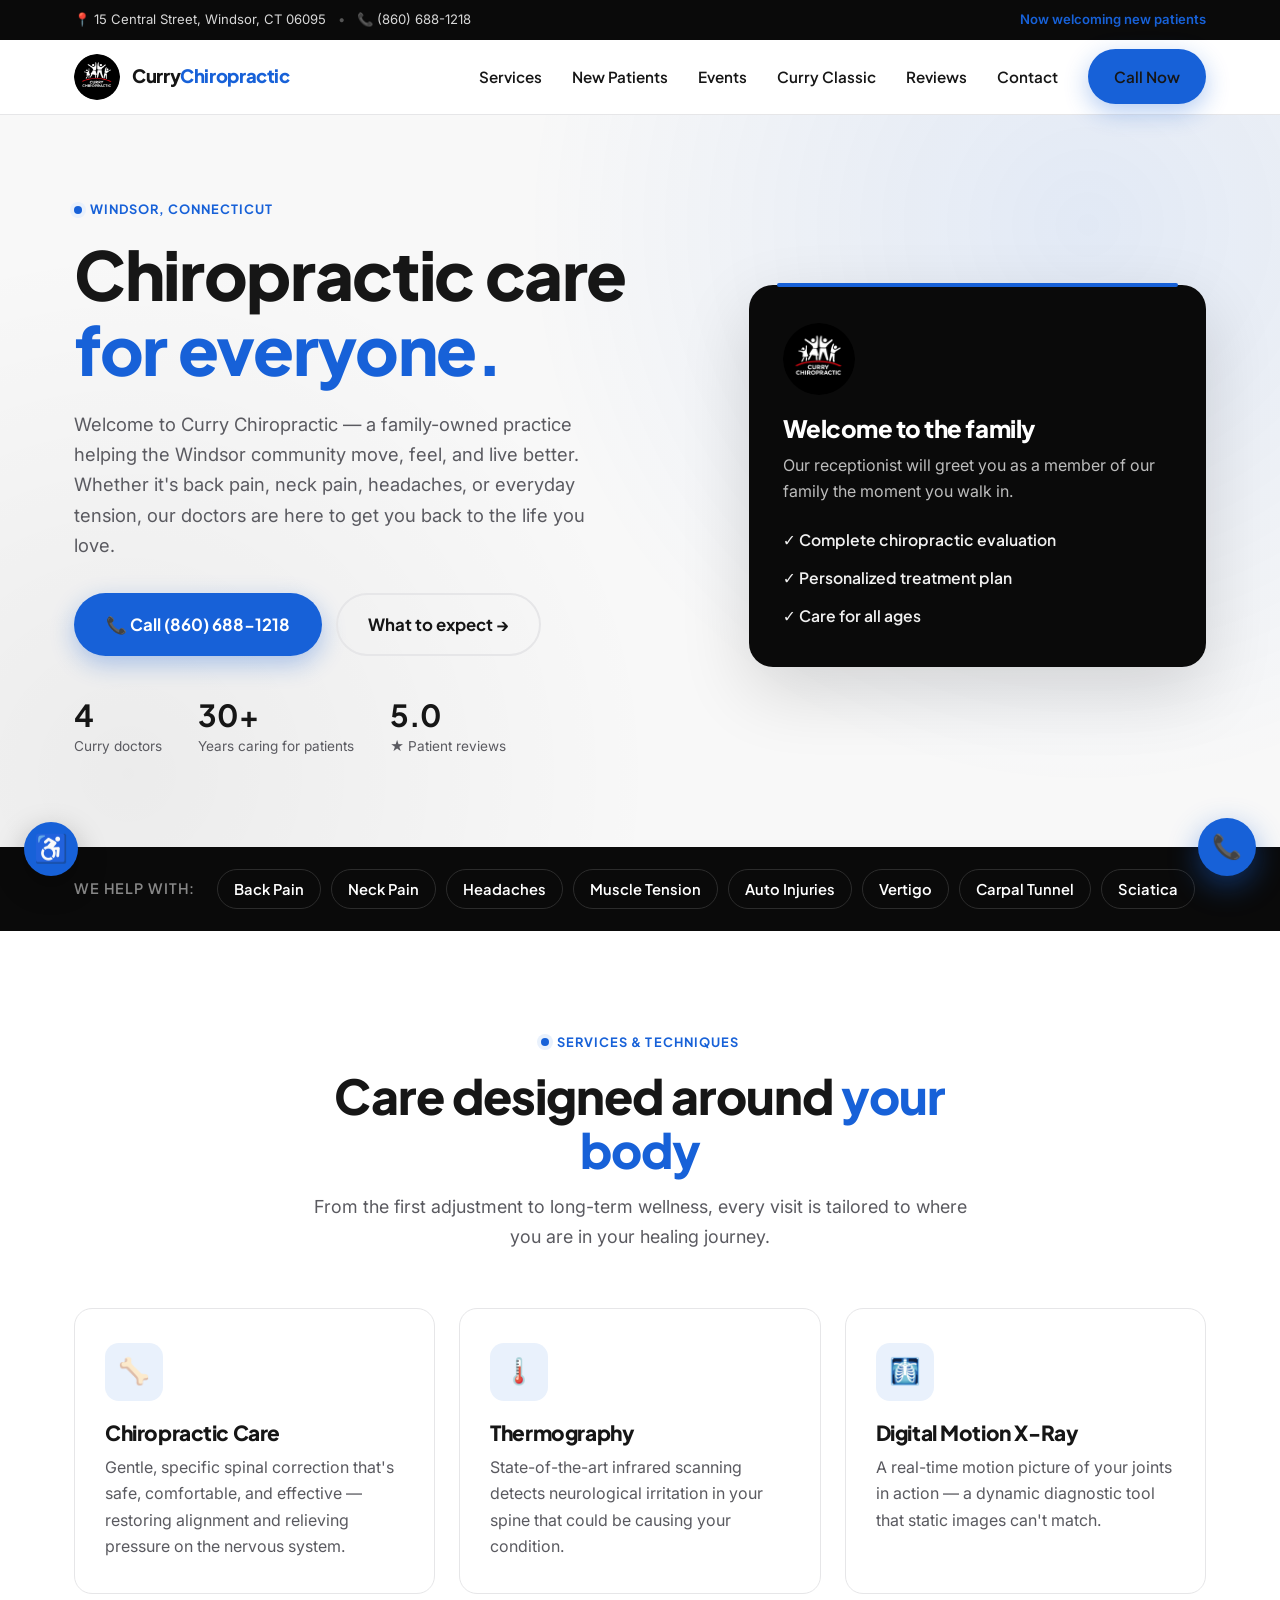
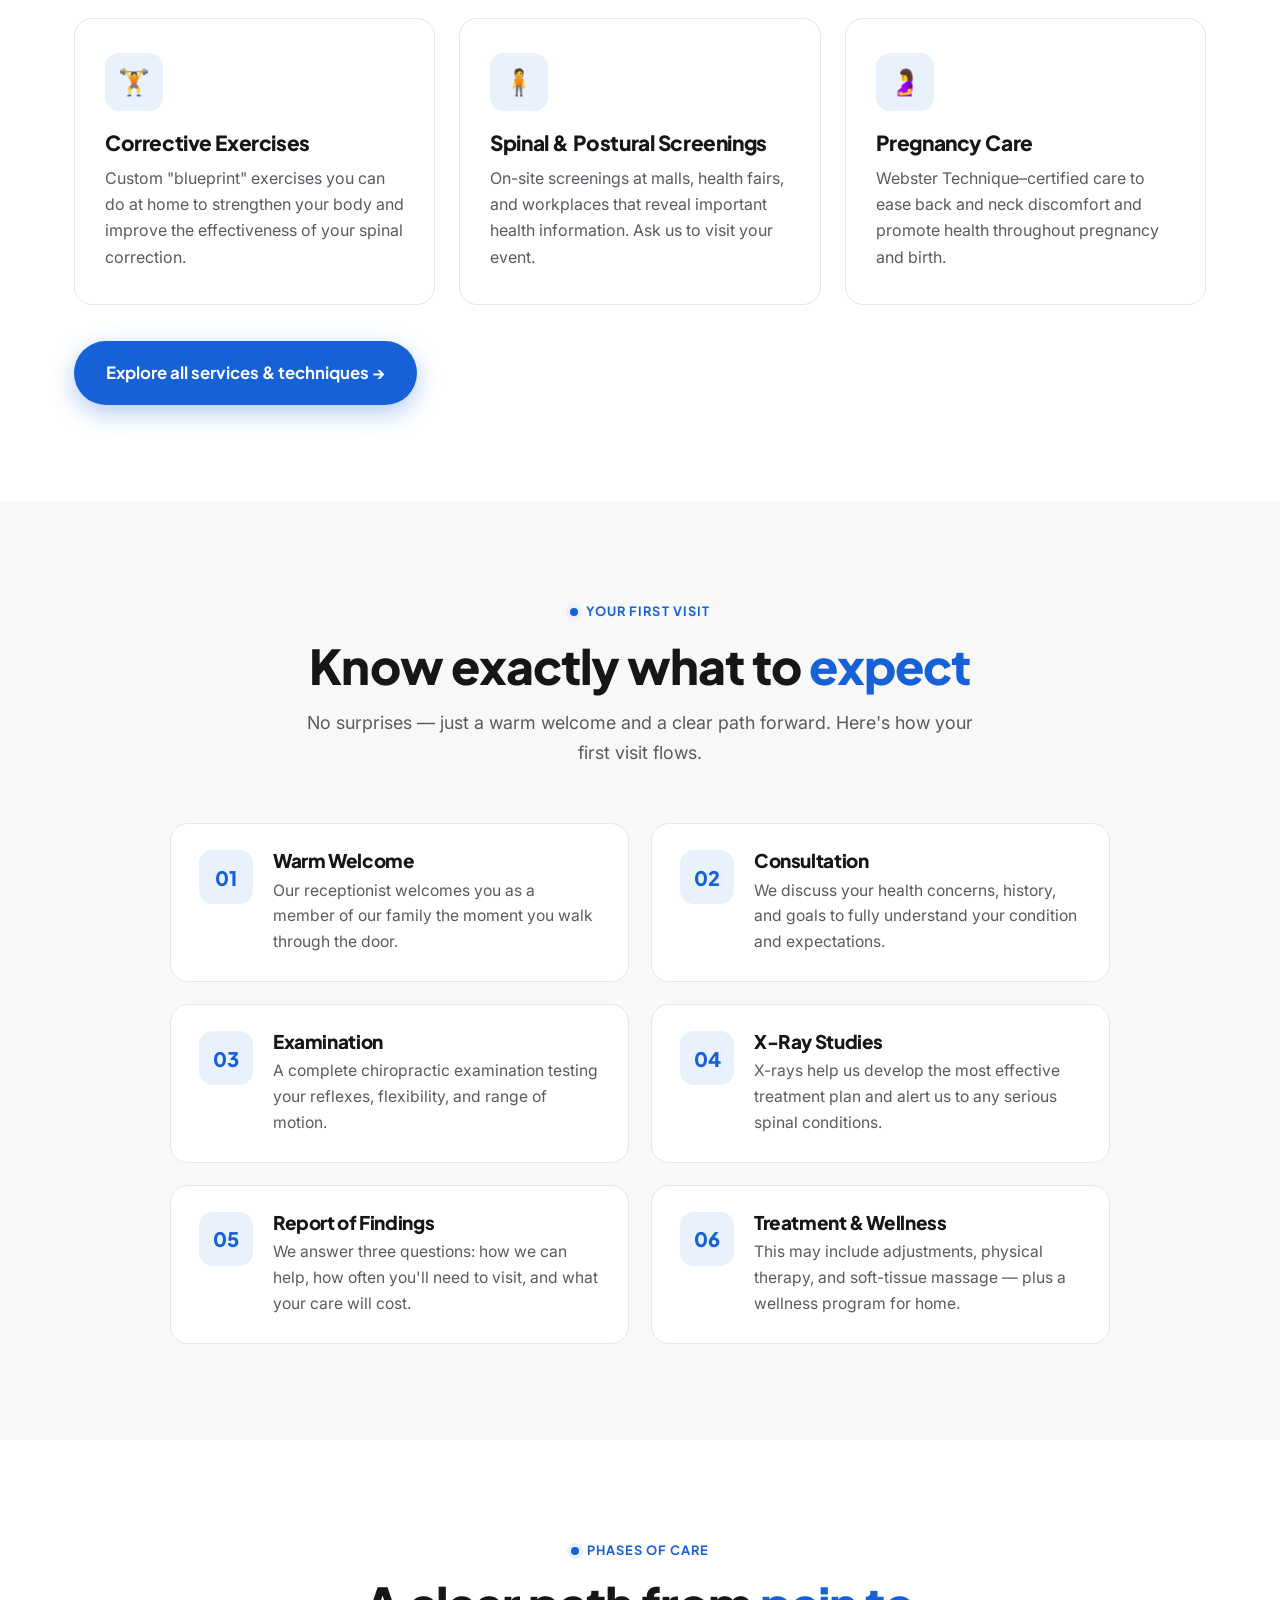
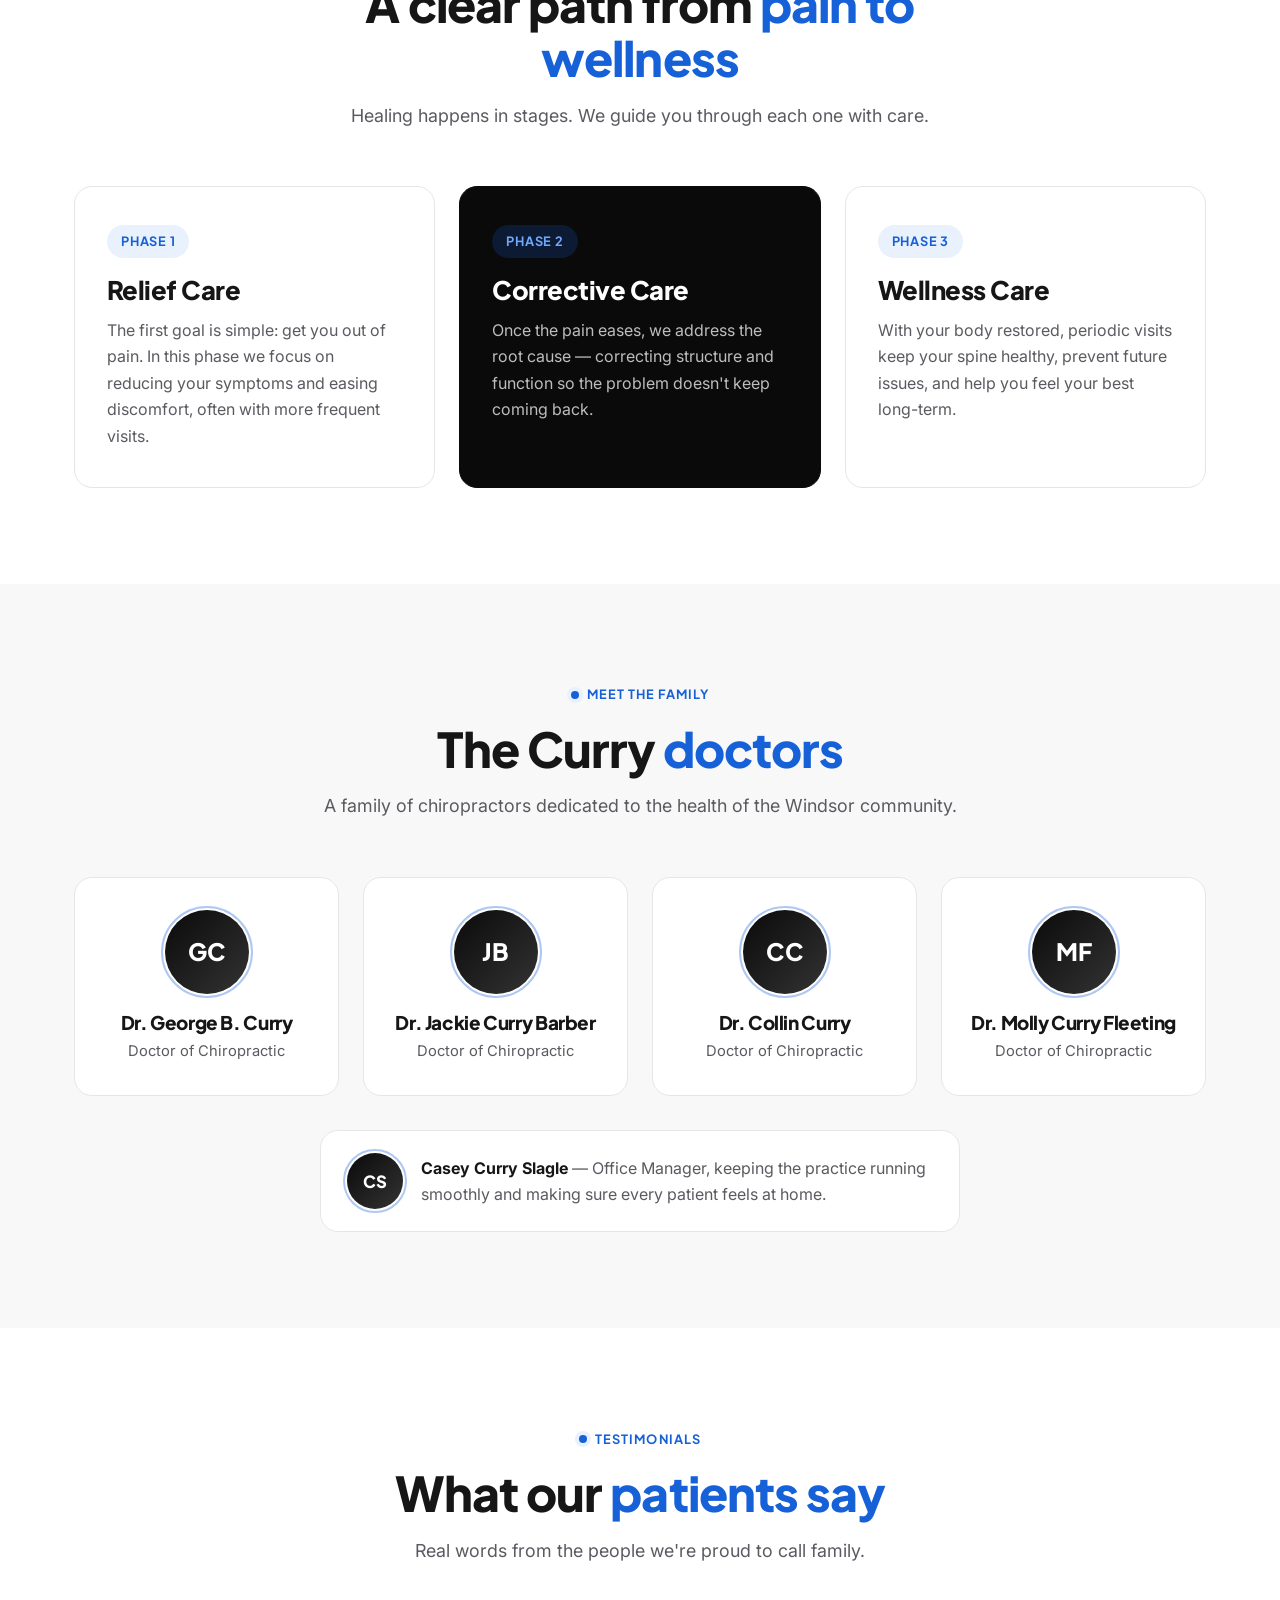
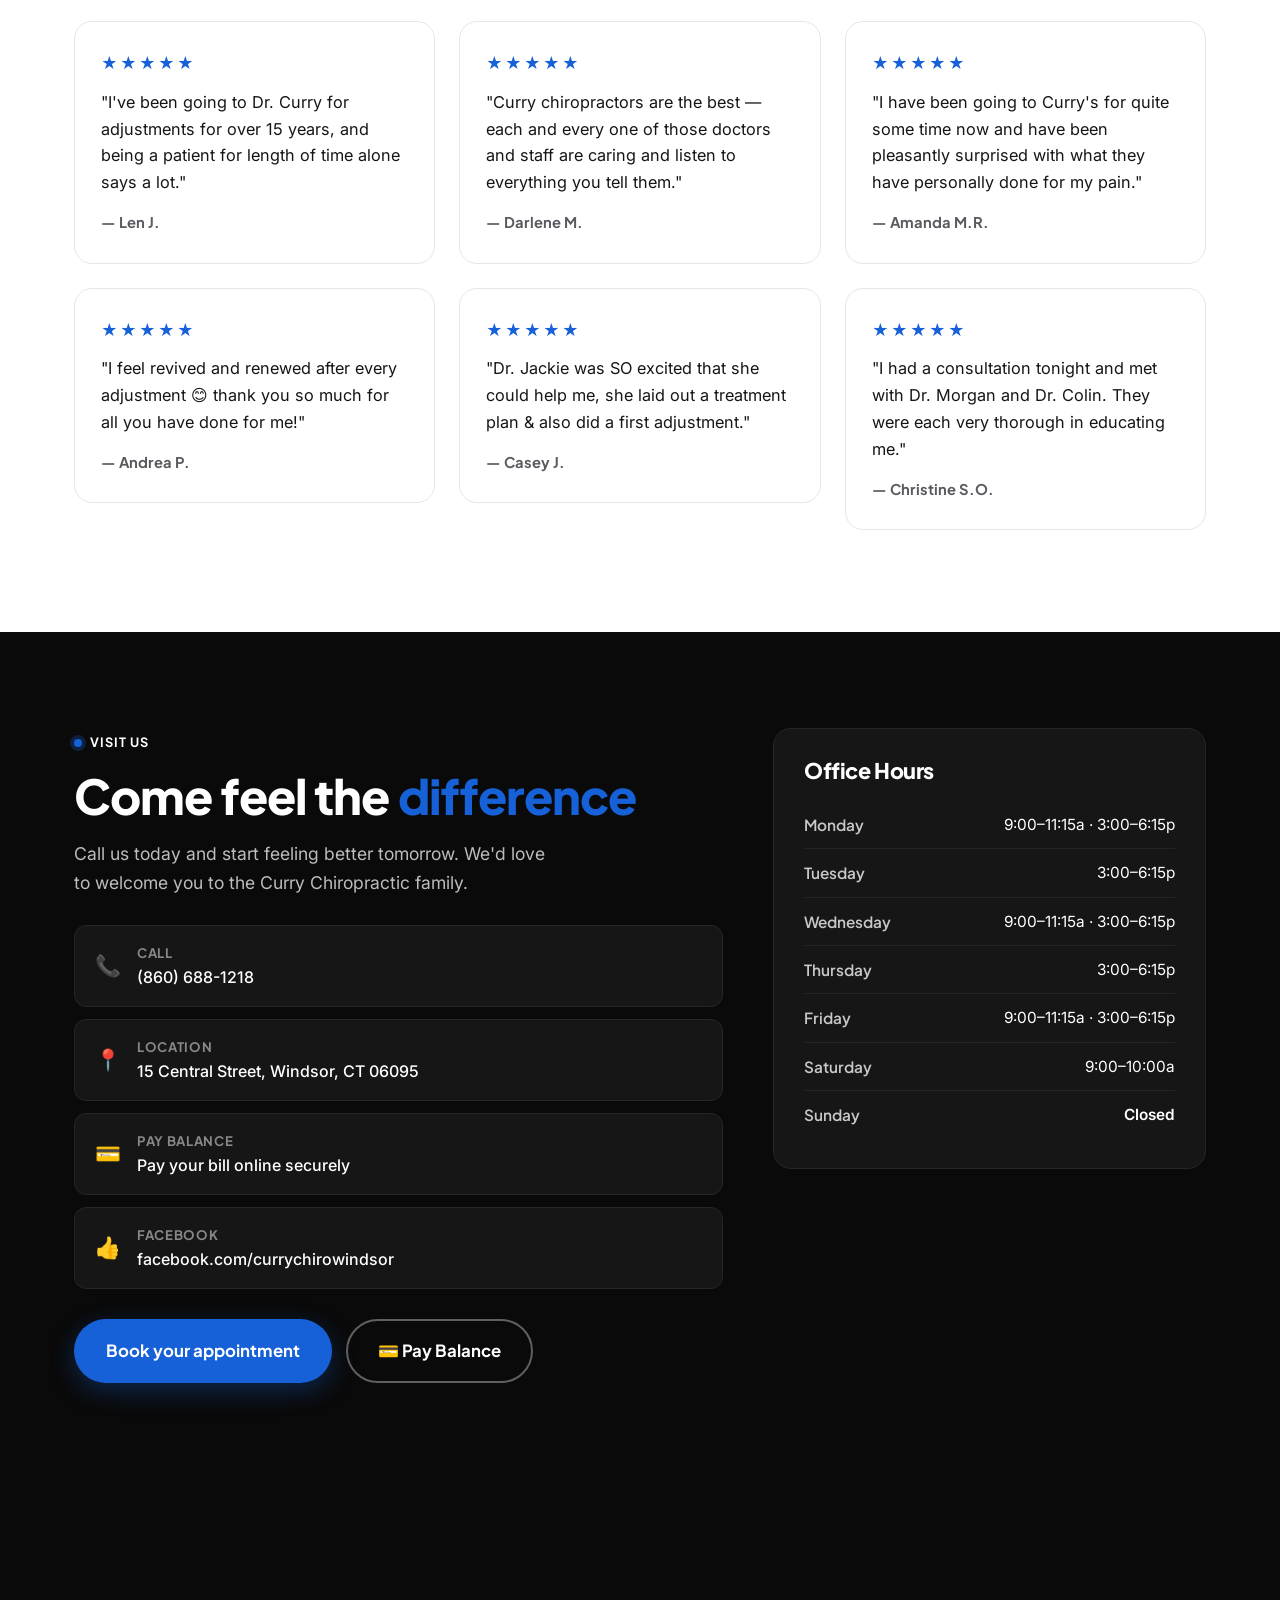
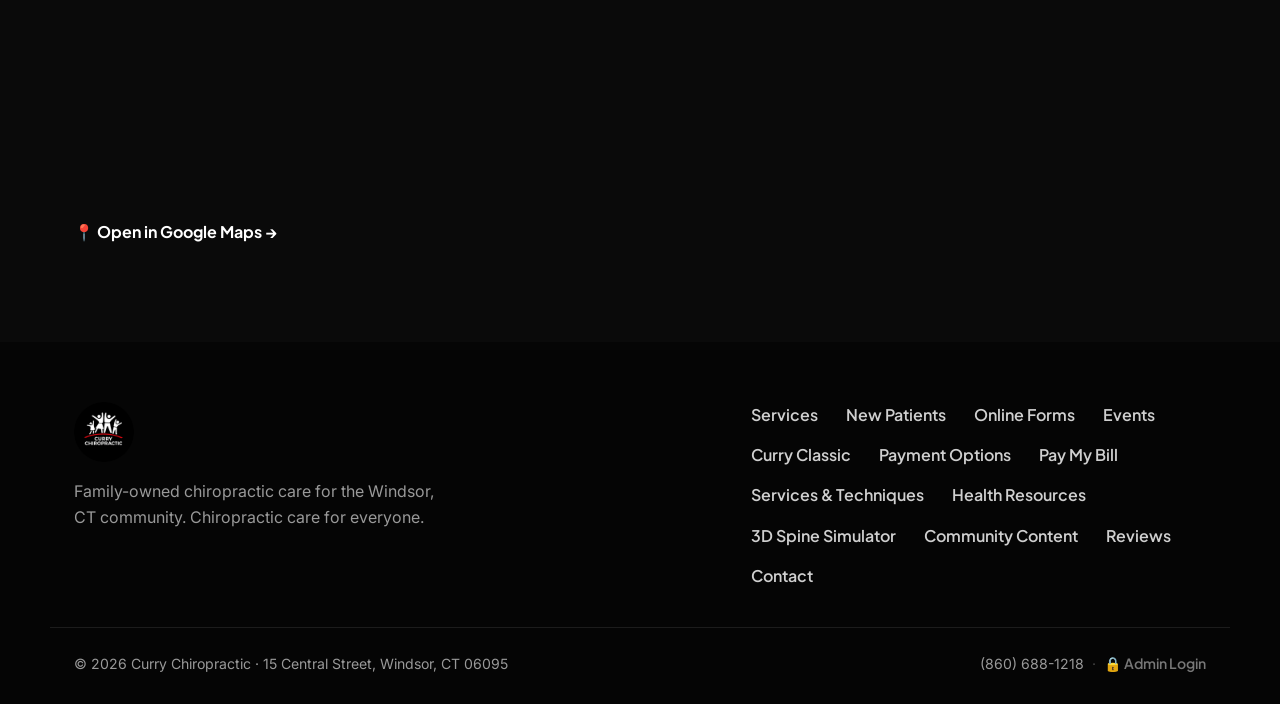
<file: index.html>
<!DOCTYPE html>
<html lang="en">
<head>
  <meta charset="UTF-8" />
  <meta name="viewport" content="width=device-width, initial-scale=1.0" />
  <title>Curry Chiropractic | Windsor, CT Chiropractor — Care for Everyone</title>
  <meta name="description" content="Curry Chiropractic in Windsor, CT. Family-owned chiropractic care for back pain, neck pain, headaches and more. Four Curry doctors caring for the Windsor community. Call (860) 688-1218." />
  <meta name="theme-color" content="#000000" />
  <link rel="icon" type="image/png" href="assets/logo.png" />
  <link rel="apple-touch-icon" href="assets/logo.png" />

  <!-- Open Graph -->
  <meta property="og:type" content="business.business" />
  <meta property="og:title" content="Curry Chiropractic | Windsor, CT" />
  <meta property="og:description" content="Chiropractic care for everyone. Family-owned practice in Windsor, Connecticut." />
  <meta property="og:image" content="assets/logo.png" />

  <link rel="preconnect" href="https://fonts.googleapis.com" />
  <link rel="preconnect" href="https://fonts.gstatic.com" crossorigin />
  <link href="https://fonts.googleapis.com/css2?family=Plus+Jakarta+Sans:wght@400;500;600;700;800&family=Inter:wght@400;500;600&display=swap" rel="stylesheet" />

  <link rel="stylesheet" href="styles.css" />

  <!-- LocalBusiness structured data -->
  <script type="application/ld+json">
  {
    "@context": "https://schema.org",
    "@type": "Chiropractic",
    "name": "Curry Chiropractic",
    "image": "assets/logo.png",
    "telephone": "+1-860-688-1218",
    "address": {
      "@type": "PostalAddress",
      "streetAddress": "15 Central Street",
      "addressLocality": "Windsor",
      "addressRegion": "CT",
      "postalCode": "06095",
      "addressCountry": "US"
    },
    "url": "https://currychiroct.com/",
    "openingHours": [
      "Mo 09:00-11:15,15:00-18:15",
      "Tu 15:00-18:15",
      "We 09:00-11:15,15:00-18:15",
      "Th 15:00-18:15",
      "Fr 09:00-11:15,15:00-18:15",
      "Sa 09:00-10:00"
    ]
  }
  </script>
</head>
<body>

  <!-- Top bar -->
  <div class="topbar">
    <div class="container topbar__inner">
      <span class="topbar__item">📍 15 Central Street, Windsor, CT 06095</span>
      <span class="topbar__sep">•</span>
      <a class="topbar__item" href="tel:+18606881218">📞 (860) 688-1218</a>
      <span class="topbar__hours">Now welcoming new patients</span>
    </div>
  </div>

  <!-- Navigation -->
  <header class="nav" id="nav">
    <div class="container nav__inner">
      <a href="#home" class="nav__brand" aria-label="Curry Chiropractic home">
        <img src="assets/logo.png" alt="Curry Chiropractic logo" class="nav__logo" />
        <span class="nav__brand-text">Curry<strong>Chiropractic</strong></span>
      </a>
      <nav class="nav__links" id="navLinks">
        <a href="#services">Services</a>
        <a href="new-patient-center.html">New Patients</a>
        <a href="events.html">Events</a>
        <a href="curry-classic.html">Curry Classic</a>
        <a href="#reviews">Reviews</a>
        <a href="#contact">Contact</a>
        <a href="tel:+18606881218" class="btn btn--primary nav__cta">Call Now</a>
      </nav>
      <button class="nav__toggle" id="navToggle" aria-label="Toggle menu">
        <span></span><span></span><span></span>
      </button>
    </div>
  </header>

  <!-- Hero -->
  <section class="hero" id="home">
    <div class="hero__bg" aria-hidden="true"></div>
    <div class="container hero__inner">
      <div class="hero__content reveal">
        <span class="eyebrow"><span class="eyebrow__dot"></span> Windsor, Connecticut</span>
        <h1 class="hero__title">Chiropractic care<br><span class="text-red">for everyone.</span></h1>
        <p class="hero__lead">
          Welcome to Curry Chiropractic — a family-owned practice helping the Windsor community
          move, feel, and live better. Whether it's back pain, neck pain, headaches, or everyday
          tension, our doctors are here to get you back to the life you love.
        </p>
        <div class="hero__actions">
          <a href="tel:+18606881218" class="btn btn--primary btn--lg">📞 Call (860) 688-1218</a>
          <a href="#first-visit" class="btn btn--ghost btn--lg">What to expect →</a>
        </div>
        <div class="hero__trust">
          <div class="hero__trust-item"><strong>4</strong><span>Curry doctors</span></div>
          <div class="hero__trust-item"><strong>30+</strong><span>Years caring for patients</span></div>
          <div class="hero__trust-item"><strong>5.0</strong><span>★ Patient reviews</span></div>
        </div>
      </div>
      <div class="hero__visual reveal">
        <div class="hero__card">
          <img src="assets/logo.png" alt="Curry Chiropractic" class="hero__logo" />
          <h3>Welcome to the family</h3>
          <p>Our receptionist will greet you as a member of our family the moment you walk in.</p>
          <ul class="hero__card-list">
            <li>✓ Complete chiropractic evaluation</li>
            <li>✓ Personalized treatment plan</li>
            <li>✓ Care for all ages</li>
          </ul>
        </div>
      </div>
    </div>
  </section>

  <!-- Conditions / quick strip -->
  <section class="strip">
    <div class="container strip__inner">
      <span>We help with:</span>
      <div class="strip__tags">
        <span>Back Pain</span><span>Neck Pain</span><span>Headaches</span>
        <span>Muscle Tension</span><span>Auto Injuries</span><span>Vertigo</span>
        <span>Carpal Tunnel</span><span>Sciatica</span>
      </div>
    </div>
  </section>

  <!-- Services -->
  <section class="section" id="services">
    <div class="container">
      <div class="section__head reveal">
        <span class="eyebrow"><span class="eyebrow__dot"></span> Services &amp; Techniques</span>
        <h2 class="section__title">Care designed around <span class="text-red">your body</span></h2>
        <p class="section__sub">From the first adjustment to long-term wellness, every visit is tailored to where you are in your healing journey.</p>
      </div>
      <div class="grid grid--3">
        <article class="card reveal">
          <div class="card__icon">🦴</div>
          <h3>Chiropractic Care</h3>
          <p>Gentle, specific spinal correction that's safe, comfortable, and effective — restoring alignment and relieving pressure on the nervous system.</p>
        </article>
        <article class="card reveal">
          <div class="card__icon">🌡️</div>
          <h3>Thermography</h3>
          <p>State-of-the-art infrared scanning detects neurological irritation in your spine that could be causing your condition.</p>
        </article>
        <article class="card reveal">
          <div class="card__icon">🩻</div>
          <h3>Digital Motion X-Ray</h3>
          <p>A real-time motion picture of your joints in action — a dynamic diagnostic tool that static images can't match.</p>
        </article>
        <article class="card reveal">
          <div class="card__icon">🏋️</div>
          <h3>Corrective Exercises</h3>
          <p>Custom "blueprint" exercises you can do at home to strengthen your body and improve the effectiveness of your spinal correction.</p>
        </article>
        <article class="card reveal">
          <div class="card__icon">🧍</div>
          <h3>Spinal &amp; Postural Screenings</h3>
          <p>On-site screenings at malls, health fairs, and workplaces that reveal important health information. Ask us to visit your event.</p>
        </article>
        <article class="card reveal">
          <div class="card__icon">🤰</div>
          <h3>Pregnancy Care</h3>
          <p>Webster Technique–certified care to ease back and neck discomfort and promote health throughout pregnancy and birth.</p>
        </article>
      </div>
      <div class="form__actions reveal" style="justify-content:center;margin-top:36px">
        <a href="services-techniques.html" class="btn btn--primary btn--lg">Explore all services &amp; techniques →</a>
      </div>
    </div>
  </section>

  <!-- First Visit -->
  <section class="section section--alt" id="first-visit">
    <div class="container">
      <div class="section__head reveal">
        <span class="eyebrow"><span class="eyebrow__dot"></span> Your First Visit</span>
        <h2 class="section__title">Know exactly what to <span class="text-red">expect</span></h2>
        <p class="section__sub">No surprises — just a warm welcome and a clear path forward. Here's how your first visit flows.</p>
      </div>
      <div class="steps">
        <div class="step reveal"><div class="step__num">01</div><div><h3>Warm Welcome</h3><p>Our receptionist welcomes you as a member of our family the moment you walk through the door.</p></div></div>
        <div class="step reveal"><div class="step__num">02</div><div><h3>Consultation</h3><p>We discuss your health concerns, history, and goals to fully understand your condition and expectations.</p></div></div>
        <div class="step reveal"><div class="step__num">03</div><div><h3>Examination</h3><p>A complete chiropractic examination testing your reflexes, flexibility, and range of motion.</p></div></div>
        <div class="step reveal"><div class="step__num">04</div><div><h3>X-Ray Studies</h3><p>X-rays help us develop the most effective treatment plan and alert us to any serious spinal conditions.</p></div></div>
        <div class="step reveal"><div class="step__num">05</div><div><h3>Report of Findings</h3><p>We answer three questions: how we can help, how often you'll need to visit, and what your care will cost.</p></div></div>
        <div class="step reveal"><div class="step__num">06</div><div><h3>Treatment &amp; Wellness</h3><p>This may include adjustments, physical therapy, and soft-tissue massage — plus a wellness program for home.</p></div></div>
      </div>
    </div>
  </section>

  <!-- Phases of Care -->
  <section class="section" id="phases">
    <div class="container">
      <div class="section__head reveal">
        <span class="eyebrow"><span class="eyebrow__dot"></span> Phases of Care</span>
        <h2 class="section__title">A clear path from <span class="text-red">pain to wellness</span></h2>
        <p class="section__sub">Healing happens in stages. We guide you through each one with care.</p>
      </div>
      <div class="grid grid--3">
        <article class="phase reveal">
          <span class="phase__tag">Phase 1</span>
          <h3>Relief Care</h3>
          <p>The first goal is simple: get you out of pain. In this phase we focus on reducing your symptoms and easing discomfort, often with more frequent visits.</p>
        </article>
        <article class="phase phase--accent reveal">
          <span class="phase__tag">Phase 2</span>
          <h3>Corrective Care</h3>
          <p>Once the pain eases, we address the root cause — correcting structure and function so the problem doesn't keep coming back.</p>
        </article>
        <article class="phase reveal">
          <span class="phase__tag">Phase 3</span>
          <h3>Wellness Care</h3>
          <p>With your body restored, periodic visits keep your spine healthy, prevent future issues, and help you feel your best long-term.</p>
        </article>
      </div>
    </div>
  </section>

  <!-- Doctors -->
  <section class="section section--alt" id="doctors">
    <div class="container">
      <div class="section__head reveal">
        <span class="eyebrow"><span class="eyebrow__dot"></span> Meet the Family</span>
        <h2 class="section__title">The Curry <span class="text-red">doctors</span></h2>
        <p class="section__sub">A family of chiropractors dedicated to the health of the Windsor community.</p>
      </div>
      <div class="grid grid--4">
        <article class="doctor reveal"><div class="doctor__avatar">GC</div><h3>Dr. George B. Curry</h3><span class="doctor__role">Doctor of Chiropractic</span></article>
        <article class="doctor reveal"><div class="doctor__avatar">JB</div><h3>Dr. Jackie Curry Barber</h3><span class="doctor__role">Doctor of Chiropractic</span></article>
        <article class="doctor reveal"><div class="doctor__avatar">CC</div><h3>Dr. Collin Curry</h3><span class="doctor__role">Doctor of Chiropractic</span></article>
        <article class="doctor reveal"><div class="doctor__avatar">MF</div><h3>Dr. Molly Curry Fleeting</h3><span class="doctor__role">Doctor of Chiropractic</span></article>
      </div>
      <div class="doctor-note reveal">
        <div class="doctor__avatar doctor__avatar--sm">CS</div>
        <p><strong>Casey Curry Slagle</strong> — Office Manager, keeping the practice running smoothly and making sure every patient feels at home.</p>
      </div>
    </div>
  </section>

  <!-- Testimonials -->
  <section class="section" id="reviews">
    <div class="container">
      <div class="section__head reveal">
        <span class="eyebrow"><span class="eyebrow__dot"></span> Testimonials</span>
        <h2 class="section__title">What our <span class="text-red">patients say</span></h2>
        <p class="section__sub">Real words from the people we're proud to call family.</p>
      </div>
      <div class="reviews">
        <figure class="review reveal"><div class="review__stars">★★★★★</div><blockquote>"I've been going to Dr. Curry for adjustments for over 15 years, and being a patient for length of time alone says a lot."</blockquote><figcaption>— Len J.</figcaption></figure>
        <figure class="review reveal"><div class="review__stars">★★★★★</div><blockquote>"I feel revived and renewed after every adjustment 😊 thank you so much for all you have done for me!"</blockquote><figcaption>— Andrea P.</figcaption></figure>
        <figure class="review reveal"><div class="review__stars">★★★★★</div><blockquote>"Curry chiropractors are the best — each and every one of those doctors and staff are caring and listen to everything you tell them."</blockquote><figcaption>— Darlene M.</figcaption></figure>
        <figure class="review reveal"><div class="review__stars">★★★★★</div><blockquote>"Dr. Jackie was SO excited that she could help me, she laid out a treatment plan &amp; also did a first adjustment."</blockquote><figcaption>— Casey J.</figcaption></figure>
        <figure class="review reveal"><div class="review__stars">★★★★★</div><blockquote>"I have been going to Curry's for quite some time now and have been pleasantly surprised with what they have personally done for my pain."</blockquote><figcaption>— Amanda M.R.</figcaption></figure>
        <figure class="review reveal"><div class="review__stars">★★★★★</div><blockquote>"I had a consultation tonight and met with Dr. Morgan and Dr. Colin. They were each very thorough in educating me."</blockquote><figcaption>— Christine S.O.</figcaption></figure>
      </div>
    </div>
  </section>

  <!-- Contact / Location -->
  <section class="section section--dark" id="contact">
    <div class="container contact__inner">
      <div class="contact__info reveal">
        <span class="eyebrow eyebrow--light"><span class="eyebrow__dot"></span> Visit Us</span>
        <h2 class="section__title">Come feel the <span class="text-red">difference</span></h2>
        <p class="contact__lead">Call us today and start feeling better tomorrow. We'd love to welcome you to the Curry Chiropractic family.</p>

        <div class="contact__rows">
          <a class="contact__row" href="tel:+18606881218"><span class="contact__icon">📞</span><div><strong>Call</strong><span>(860) 688-1218</span></div></a>
          <a class="contact__row" href="https://maps.google.com/?q=15+Central+Street+Windsor+CT+06095" target="_blank" rel="noopener"><span class="contact__icon">📍</span><div><strong>Location</strong><span>15 Central Street, Windsor, CT 06095</span></div></a>
          <a class="contact__row" href="https://simplecheckout.authorize.net/payment/CatalogPayment.aspx" target="_blank" rel="noopener"><span class="contact__icon">💳</span><div><strong>Pay Balance</strong><span>Pay your bill online securely</span></div></a>
          <a class="contact__row" href="https://www.facebook.com/currychirowindsor/" target="_blank" rel="noopener"><span class="contact__icon">👍</span><div><strong>Facebook</strong><span>facebook.com/currychirowindsor</span></div></a>
        </div>

        <div class="hero__actions" style="margin-bottom:0">
          <a href="tel:+18606881218" class="btn btn--primary btn--lg">Book your appointment</a>
          <a href="https://simplecheckout.authorize.net/payment/CatalogPayment.aspx" target="_blank" rel="noopener" class="btn btn--ghost btn--lg" style="color:#fff;border-color:rgba(255,255,255,.35)">💳 Pay Balance</a>
        </div>
      </div>

      <div class="contact__hours reveal">
        <h3>Office Hours</h3>
        <ul class="hours">
          <li><span>Monday</span><span>9:00–11:15a · 3:00–6:15p</span></li>
          <li><span>Tuesday</span><span>3:00–6:15p</span></li>
          <li><span>Wednesday</span><span>9:00–11:15a · 3:00–6:15p</span></li>
          <li><span>Thursday</span><span>3:00–6:15p</span></li>
          <li><span>Friday</span><span>9:00–11:15a · 3:00–6:15p</span></li>
          <li><span>Saturday</span><span>9:00–10:00a</span></li>
          <li class="hours--closed"><span>Sunday</span><span>Closed</span></li>
        </ul>
      </div>
    </div>

    <div class="container map reveal">
      <iframe
        title="Curry Chiropractic location — 15 Central Street, Windsor, CT 06095"
        src="https://www.google.com/maps?q=15+Central+Street,+Windsor,+CT+06095&output=embed"
        width="100%" height="380" style="border:0;" allowfullscreen=""
        loading="lazy" referrerpolicy="no-referrer-when-downgrade"></iframe>
      <a class="map__link" href="https://maps.google.com/?q=15+Central+Street+Windsor+CT+06095" target="_blank" rel="noopener">📍 Open in Google Maps →</a>
    </div>
  </section>

  <!-- Footer -->
  <footer class="footer">
    <div class="container footer__inner">
      <div class="footer__brand">
        <img src="assets/logo.png" alt="Curry Chiropractic" class="footer__logo" />
        <p>Family-owned chiropractic care for the Windsor, CT community. Chiropractic care for everyone.</p>
      </div>
      <div class="footer__links">
        <a href="#services">Services</a>
        <a href="new-patient-center.html">New Patients</a>
        <a href="forms.html">Online Forms</a>
        <a href="events.html">Events</a>
        <a href="curry-classic.html">Curry Classic</a>
        <a href="payment-options.html">Payment Options</a>
        <a href="https://simplecheckout.authorize.net/payment/CatalogPayment.aspx" target="_blank" rel="noopener">Pay My Bill</a>
        <a href="services-techniques.html">Services &amp; Techniques</a>
        <a href="health-resources.html">Health Resources</a>
        <a href="3d-spine-simulator.html">3D Spine Simulator</a>
        <a href="community-content.html">Community Content</a>
        <a href="#reviews">Reviews</a>
        <a href="#contact">Contact</a>
      </div>
    </div>
    <div class="container footer__bottom">
      <span>© <span id="year"></span> Curry Chiropractic · 15 Central Street, Windsor, CT 06095</span>
      <span><a href="tel:+18606881218">(860) 688-1218</a> <span class="footer__dot">·</span> <a class="footer__admin" href="https://portal.chiromatrixbase.com/site/login" target="_blank" rel="noopener">🔒 Admin Login</a></span>
    </div>
  </footer>

  <a href="tel:+18606881218" class="float-call" aria-label="Call Curry Chiropractic">📞</a>

  <script src="script.js"></script>
</body>
</html>
</file>
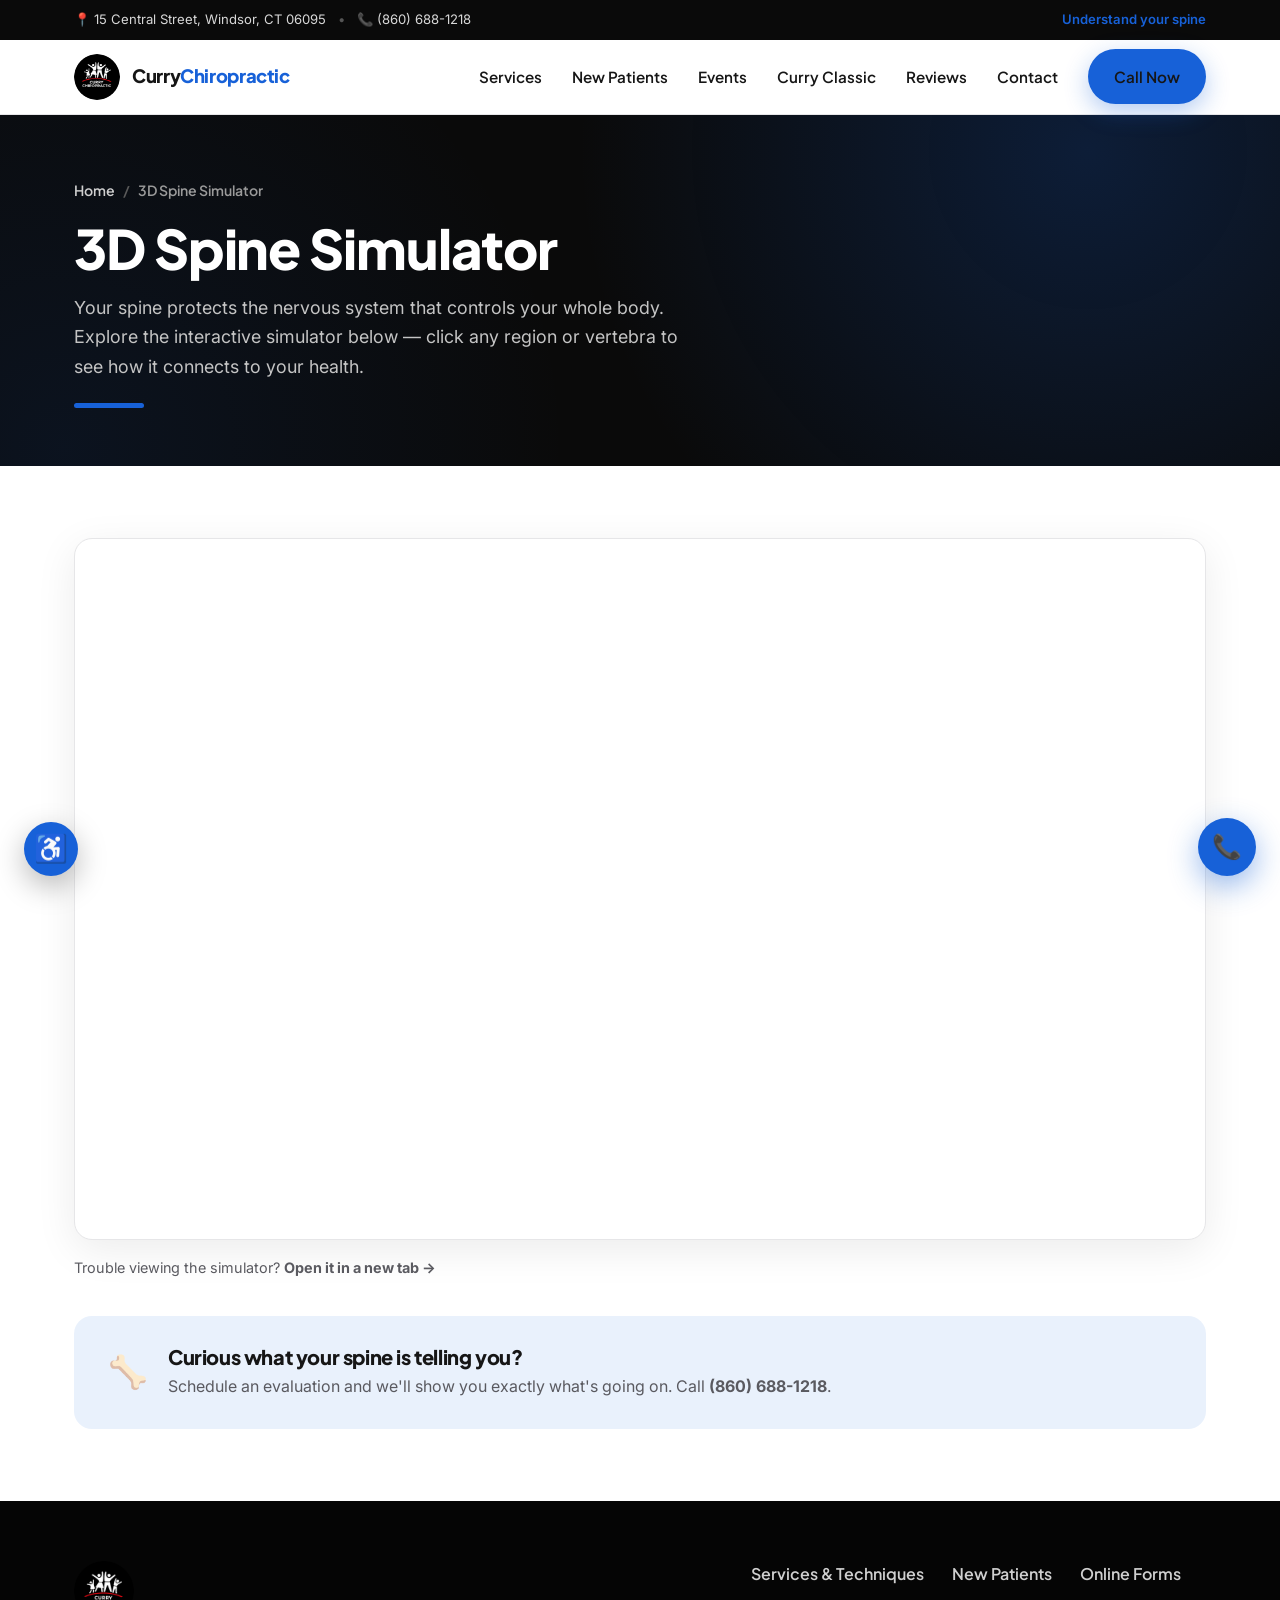
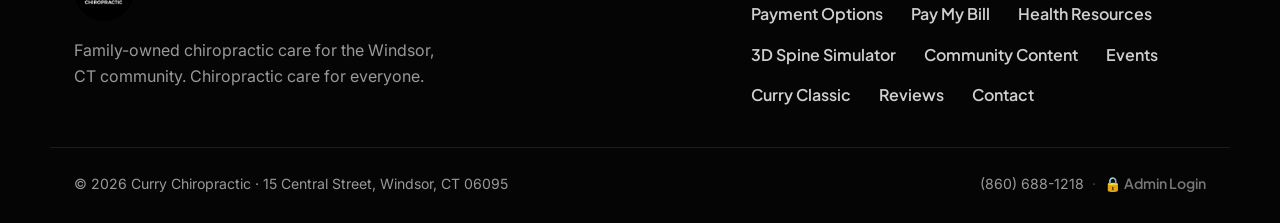
<file: 3d-spine-simulator.html>
<!DOCTYPE html>
<html lang="en">
<head>
  <meta charset="UTF-8" />
  <meta name="viewport" content="width=device-width, initial-scale=1.0" />
  <title>3D Spine Simulator | Curry Chiropractic — Windsor, CT</title>
  <meta name="description" content="Explore the interactive 3D Spine Simulator from Curry Chiropractic in Windsor, CT. Click each vertebra to learn how the spine and nervous system connect to your overall health." />
  <meta name="theme-color" content="#000000" />
  <link rel="icon" type="image/png" href="assets/logo.png" />
  <link rel="preconnect" href="https://fonts.googleapis.com" />
  <link rel="preconnect" href="https://fonts.gstatic.com" crossorigin />
  <link href="https://fonts.googleapis.com/css2?family=Plus+Jakarta+Sans:wght@400;500;600;700;800&family=Inter:wght@400;500;600&display=swap" rel="stylesheet" />
  <link rel="stylesheet" href="styles.css" />
  <link rel="stylesheet" href="pages.css" />
</head>
<body>

  <div class="topbar">
    <div class="container topbar__inner">
      <span class="topbar__item">📍 15 Central Street, Windsor, CT 06095</span>
      <span class="topbar__sep">•</span>
      <a class="topbar__item" href="tel:+18606881218">📞 (860) 688-1218</a>
      <span class="topbar__hours">Understand your spine</span>
    </div>
  </div>

  <header class="nav" id="nav">
    <div class="container nav__inner">
      <a href="index.html" class="nav__brand" aria-label="Curry Chiropractic home">
        <img src="assets/logo.png" alt="Curry Chiropractic logo" class="nav__logo" />
        <span class="nav__brand-text">Curry<strong>Chiropractic</strong></span>
      </a>
      <nav class="nav__links" id="navLinks">
        <a href="services-techniques.html">Services</a>
        <a href="new-patient-center.html">New Patients</a>
        <a href="events.html">Events</a>
        <a href="curry-classic.html">Curry Classic</a>
        <a href="index.html#reviews">Reviews</a>
        <a href="index.html#contact">Contact</a>
        <a href="tel:+18606881218" class="btn btn--primary nav__cta">Call Now</a>
      </nav>
      <button class="nav__toggle" id="navToggle" aria-label="Toggle menu"><span></span><span></span><span></span></button>
    </div>
  </header>

  <section class="pagehero">
    <div class="container pagehero__inner">
      <div class="breadcrumb"><a href="index.html">Home</a><span>/</span>3D Spine Simulator</div>
      <h1>3D Spine Simulator</h1>
      <p>Your spine protects the nervous system that controls your whole body. Explore the interactive simulator below — click any region or vertebra to see how it connects to your health.</p>
      <div class="pagehero__bar"></div>
    </div>
  </section>

  <section class="pagebody">
    <div class="container">
      <div class="embed-frame reveal">
        <iframe
          title="Interactive 3D Spine Simulator"
          src="https://currychiroct.com/content/chiromatrix/3d_spine/nerve_chart/index.htm"
          loading="lazy" allowfullscreen></iframe>
      </div>
      <p class="embed-note reveal">
        Trouble viewing the simulator?
        <a href="https://currychiroct.com/content/chiromatrix/3d_spine/nerve_chart/index.htm" target="_blank" rel="noopener"><strong>Open it in a new tab →</strong></a>
      </p>

      <div class="benefit-band reveal" style="margin-top:36px">
        <span class="benefit-band__icon">🦴</span>
        <div>
          <h3>Curious what your spine is telling you?</h3>
          <p>Schedule an evaluation and we'll show you exactly what's going on. Call <a href="tel:+18606881218"><strong>(860) 688-1218</strong></a>.</p>
        </div>
      </div>
    </div>
  </section>

  <footer class="footer">
    <div class="container footer__inner">
      <div class="footer__brand">
        <img src="assets/logo.png" alt="Curry Chiropractic" class="footer__logo" />
        <p>Family-owned chiropractic care for the Windsor, CT community. Chiropractic care for everyone.</p>
      </div>
      <div class="footer__links">
        <a href="services-techniques.html">Services &amp; Techniques</a>
        <a href="new-patient-center.html">New Patients</a>
        <a href="forms.html">Online Forms</a>
        <a href="payment-options.html">Payment Options</a>
        <a href="https://simplecheckout.authorize.net/payment/CatalogPayment.aspx" target="_blank" rel="noopener">Pay My Bill</a>
        <a href="health-resources.html">Health Resources</a>
        <a href="3d-spine-simulator.html">3D Spine Simulator</a>
        <a href="community-content.html">Community Content</a>
        <a href="events.html">Events</a>
        <a href="curry-classic.html">Curry Classic</a>
        <a href="index.html#reviews">Reviews</a>
        <a href="index.html#contact">Contact</a>
      </div>
    </div>
    <div class="container footer__bottom">
      <span>© <span id="year"></span> Curry Chiropractic · 15 Central Street, Windsor, CT 06095</span>
      <span><a href="tel:+18606881218">(860) 688-1218</a> <span class="footer__dot">·</span> <a class="footer__admin" href="https://portal.chiromatrixbase.com/site/login" target="_blank" rel="noopener">🔒 Admin Login</a></span>
    </div>
  </footer>

  <a href="tel:+18606881218" class="float-call" aria-label="Call Curry Chiropractic">📞</a>
  <script src="script.js"></script>
</body>
</html>
</file>
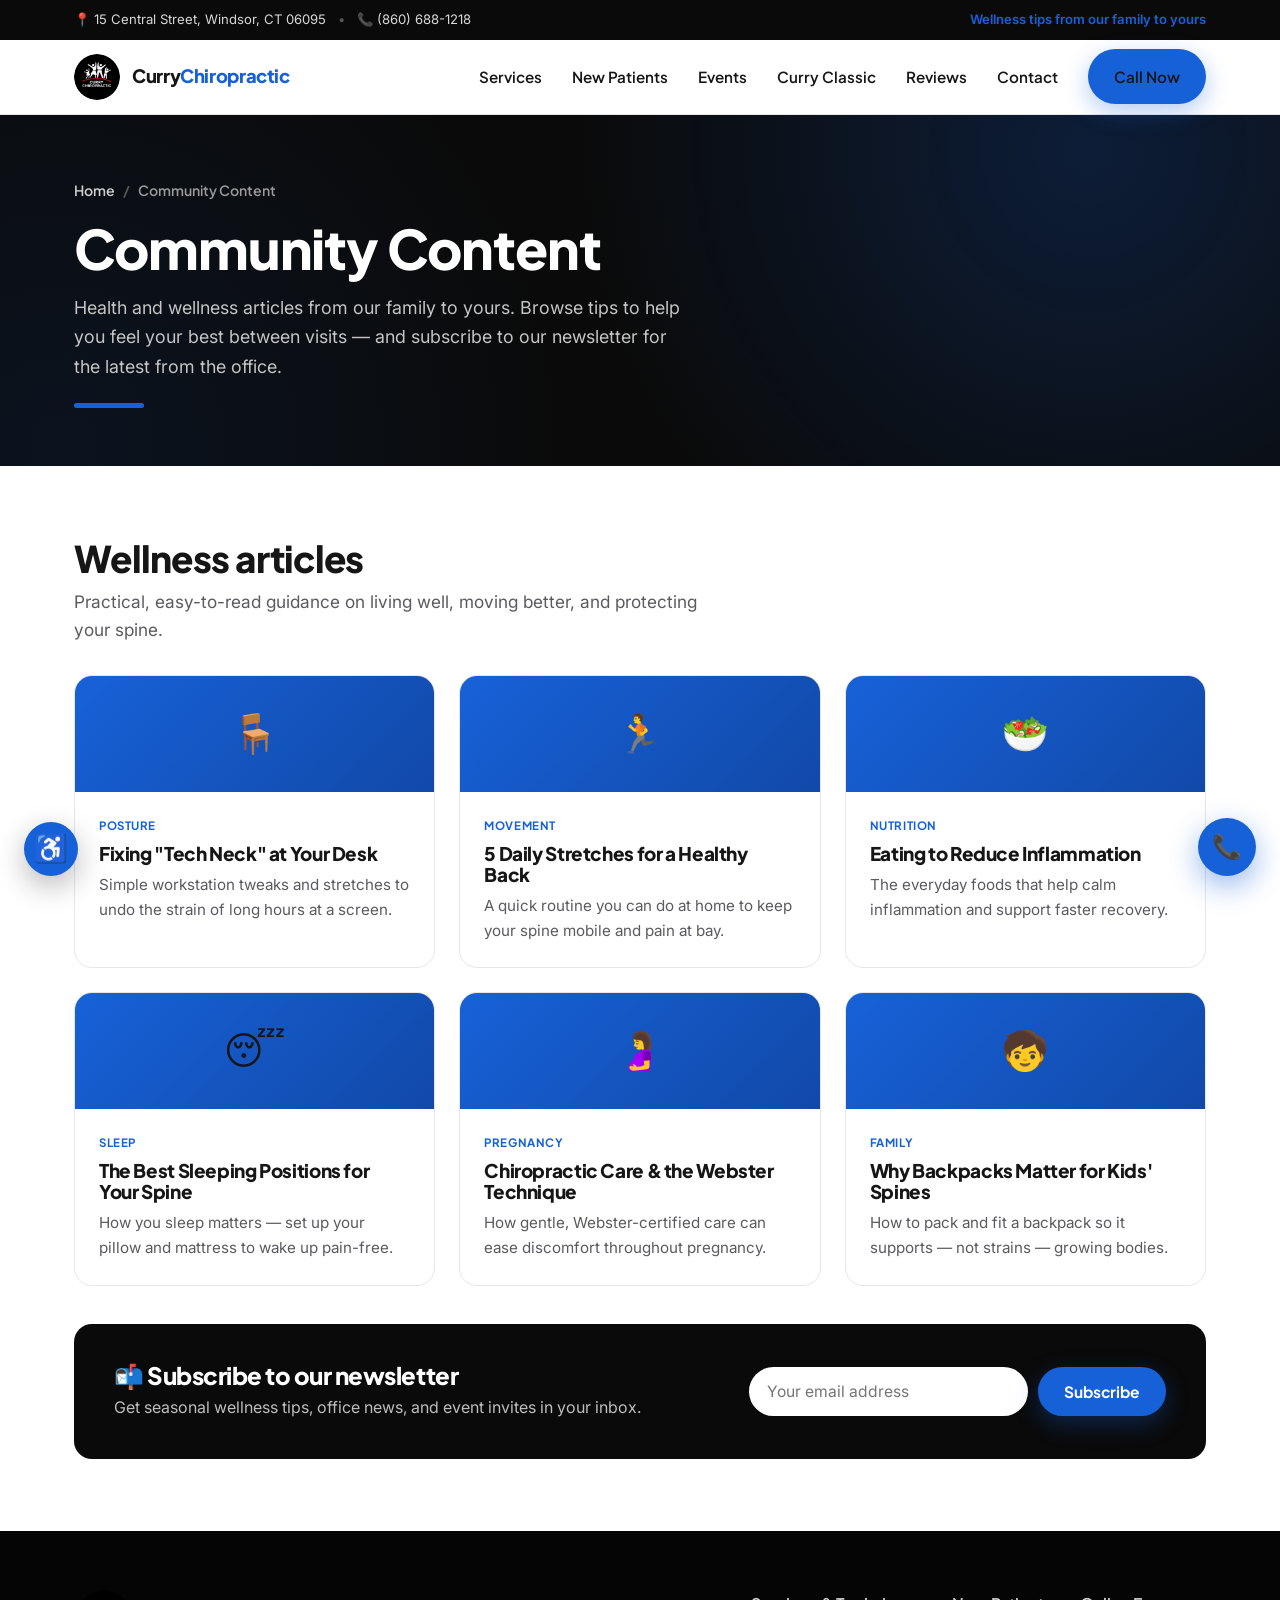
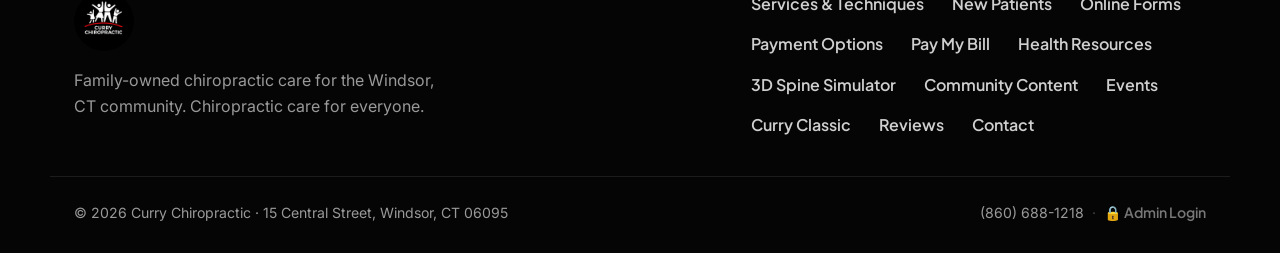
<file: community-content.html>
<!DOCTYPE html>
<html lang="en">
<head>
  <meta charset="UTF-8" />
  <meta name="viewport" content="width=device-width, initial-scale=1.0" />
  <title>Community Content &amp; Newsletters | Curry Chiropractic — Windsor, CT</title>
  <meta name="description" content="Health and wellness articles and newsletters from Curry Chiropractic in Windsor, CT. Tips on posture, nutrition, exercise, and living well between adjustments." />
  <meta name="theme-color" content="#000000" />
  <link rel="icon" type="image/png" href="assets/logo.png" />
  <link rel="preconnect" href="https://fonts.googleapis.com" />
  <link rel="preconnect" href="https://fonts.gstatic.com" crossorigin />
  <link href="https://fonts.googleapis.com/css2?family=Plus+Jakarta+Sans:wght@400;500;600;700;800&family=Inter:wght@400;500;600&display=swap" rel="stylesheet" />
  <link rel="stylesheet" href="styles.css" />
  <link rel="stylesheet" href="pages.css" />
</head>
<body>

  <div class="topbar">
    <div class="container topbar__inner">
      <span class="topbar__item">📍 15 Central Street, Windsor, CT 06095</span>
      <span class="topbar__sep">•</span>
      <a class="topbar__item" href="tel:+18606881218">📞 (860) 688-1218</a>
      <span class="topbar__hours">Wellness tips from our family to yours</span>
    </div>
  </div>

  <header class="nav" id="nav">
    <div class="container nav__inner">
      <a href="index.html" class="nav__brand" aria-label="Curry Chiropractic home">
        <img src="assets/logo.png" alt="Curry Chiropractic logo" class="nav__logo" />
        <span class="nav__brand-text">Curry<strong>Chiropractic</strong></span>
      </a>
      <nav class="nav__links" id="navLinks">
        <a href="services-techniques.html">Services</a>
        <a href="new-patient-center.html">New Patients</a>
        <a href="events.html">Events</a>
        <a href="curry-classic.html">Curry Classic</a>
        <a href="index.html#reviews">Reviews</a>
        <a href="index.html#contact">Contact</a>
        <a href="tel:+18606881218" class="btn btn--primary nav__cta">Call Now</a>
      </nav>
      <button class="nav__toggle" id="navToggle" aria-label="Toggle menu"><span></span><span></span><span></span></button>
    </div>
  </header>

  <section class="pagehero">
    <div class="container pagehero__inner">
      <div class="breadcrumb"><a href="index.html">Home</a><span>/</span>Community Content</div>
      <h1>Community Content</h1>
      <p>Health and wellness articles from our family to yours. Browse tips to help you feel your best between visits — and subscribe to our newsletter for the latest from the office.</p>
      <div class="pagehero__bar"></div>
    </div>
  </section>

  <section class="pagebody">
    <div class="container">
      <div class="lhead reveal"><h2>Wellness articles</h2><p>Practical, easy-to-read guidance on living well, moving better, and protecting your spine.</p></div>

      <div class="articles">
        <article class="article reveal">
          <div class="article__top">🪑</div>
          <div class="article__body">
            <span class="article__cat">Posture</span>
            <h3>Fixing "Tech Neck" at Your Desk</h3>
            <p>Simple workstation tweaks and stretches to undo the strain of long hours at a screen.</p>
          </div>
        </article>
        <article class="article reveal">
          <div class="article__top">🏃</div>
          <div class="article__body">
            <span class="article__cat">Movement</span>
            <h3>5 Daily Stretches for a Healthy Back</h3>
            <p>A quick routine you can do at home to keep your spine mobile and pain at bay.</p>
          </div>
        </article>
        <article class="article reveal">
          <div class="article__top">🥗</div>
          <div class="article__body">
            <span class="article__cat">Nutrition</span>
            <h3>Eating to Reduce Inflammation</h3>
            <p>The everyday foods that help calm inflammation and support faster recovery.</p>
          </div>
        </article>
        <article class="article reveal">
          <div class="article__top">😴</div>
          <div class="article__body">
            <span class="article__cat">Sleep</span>
            <h3>The Best Sleeping Positions for Your Spine</h3>
            <p>How you sleep matters — set up your pillow and mattress to wake up pain-free.</p>
          </div>
        </article>
        <article class="article reveal">
          <div class="article__top">🤰</div>
          <div class="article__body">
            <span class="article__cat">Pregnancy</span>
            <h3>Chiropractic Care &amp; the Webster Technique</h3>
            <p>How gentle, Webster-certified care can ease discomfort throughout pregnancy.</p>
          </div>
        </article>
        <article class="article reveal">
          <div class="article__top">🧒</div>
          <div class="article__body">
            <span class="article__cat">Family</span>
            <h3>Why Backpacks Matter for Kids' Spines</h3>
            <p>How to pack and fit a backpack so it supports — not strains — growing bodies.</p>
          </div>
        </article>
      </div>

      <div class="signup reveal">
        <div>
          <h3>📬 Subscribe to our newsletter</h3>
          <p>Get seasonal wellness tips, office news, and event invites in your inbox.</p>
          <span class="signup__ok" id="signupOk">✓ You're subscribed! Watch your inbox for our next issue.</span>
        </div>
        <form onsubmit="return subscribe(event)">
          <input type="email" name="email" placeholder="Your email address" required aria-label="Email address" />
          <button type="submit" class="btn btn--primary">Subscribe</button>
        </form>
      </div>
    </div>
  </section>

  <footer class="footer">
    <div class="container footer__inner">
      <div class="footer__brand">
        <img src="assets/logo.png" alt="Curry Chiropractic" class="footer__logo" />
        <p>Family-owned chiropractic care for the Windsor, CT community. Chiropractic care for everyone.</p>
      </div>
      <div class="footer__links">
        <a href="services-techniques.html">Services &amp; Techniques</a>
        <a href="new-patient-center.html">New Patients</a>
        <a href="forms.html">Online Forms</a>
        <a href="payment-options.html">Payment Options</a>
        <a href="https://simplecheckout.authorize.net/payment/CatalogPayment.aspx" target="_blank" rel="noopener">Pay My Bill</a>
        <a href="health-resources.html">Health Resources</a>
        <a href="3d-spine-simulator.html">3D Spine Simulator</a>
        <a href="community-content.html">Community Content</a>
        <a href="events.html">Events</a>
        <a href="curry-classic.html">Curry Classic</a>
        <a href="index.html#reviews">Reviews</a>
        <a href="index.html#contact">Contact</a>
      </div>
    </div>
    <div class="container footer__bottom">
      <span>© <span id="year"></span> Curry Chiropractic · 15 Central Street, Windsor, CT 06095</span>
      <span><a href="tel:+18606881218">(860) 688-1218</a> <span class="footer__dot">·</span> <a class="footer__admin" href="https://portal.chiromatrixbase.com/site/login" target="_blank" rel="noopener">🔒 Admin Login</a></span>
    </div>
  </footer>

  <a href="tel:+18606881218" class="float-call" aria-label="Call Curry Chiropractic">📞</a>
  <script src="script.js"></script>
  <script>
    function subscribe(e) {
      e.preventDefault();
      document.getElementById('signupOk').classList.add('show');
      e.target.reset();
      return false;
    }
  </script>
</body>
</html>
</file>
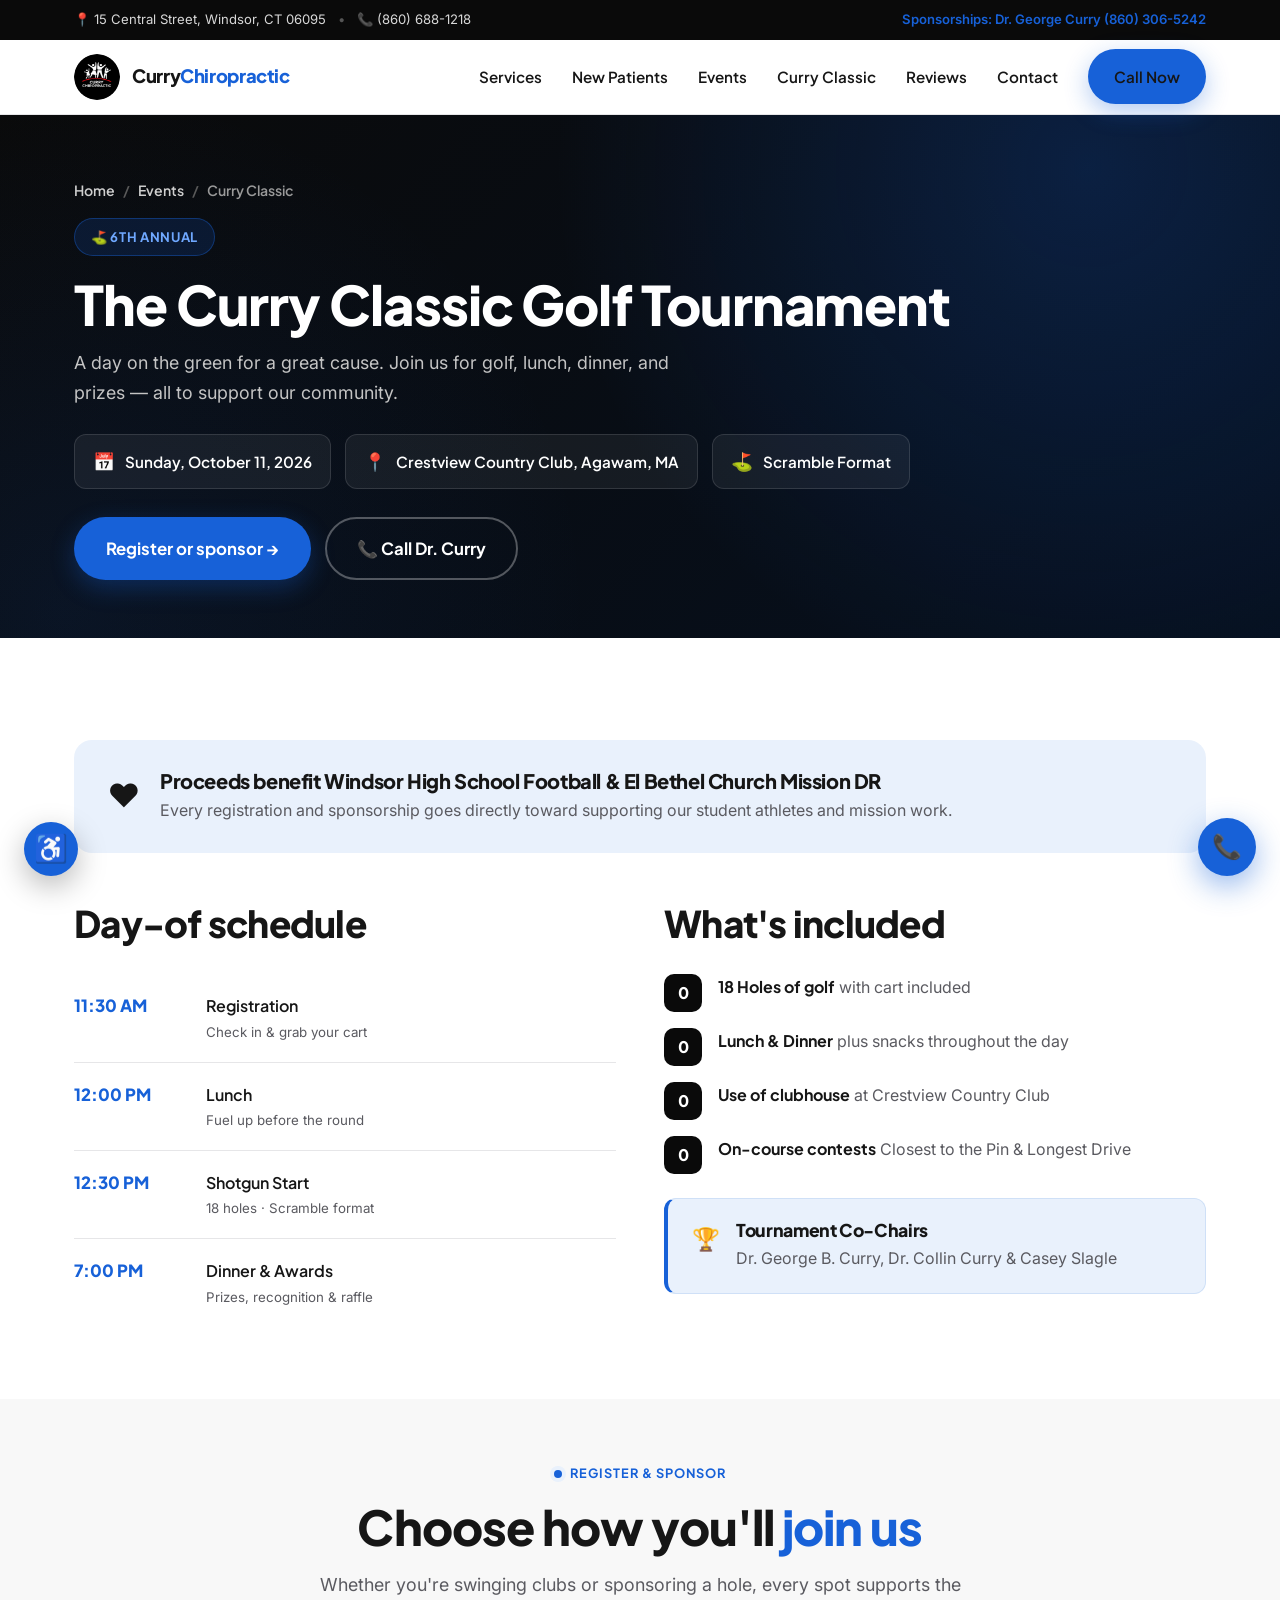
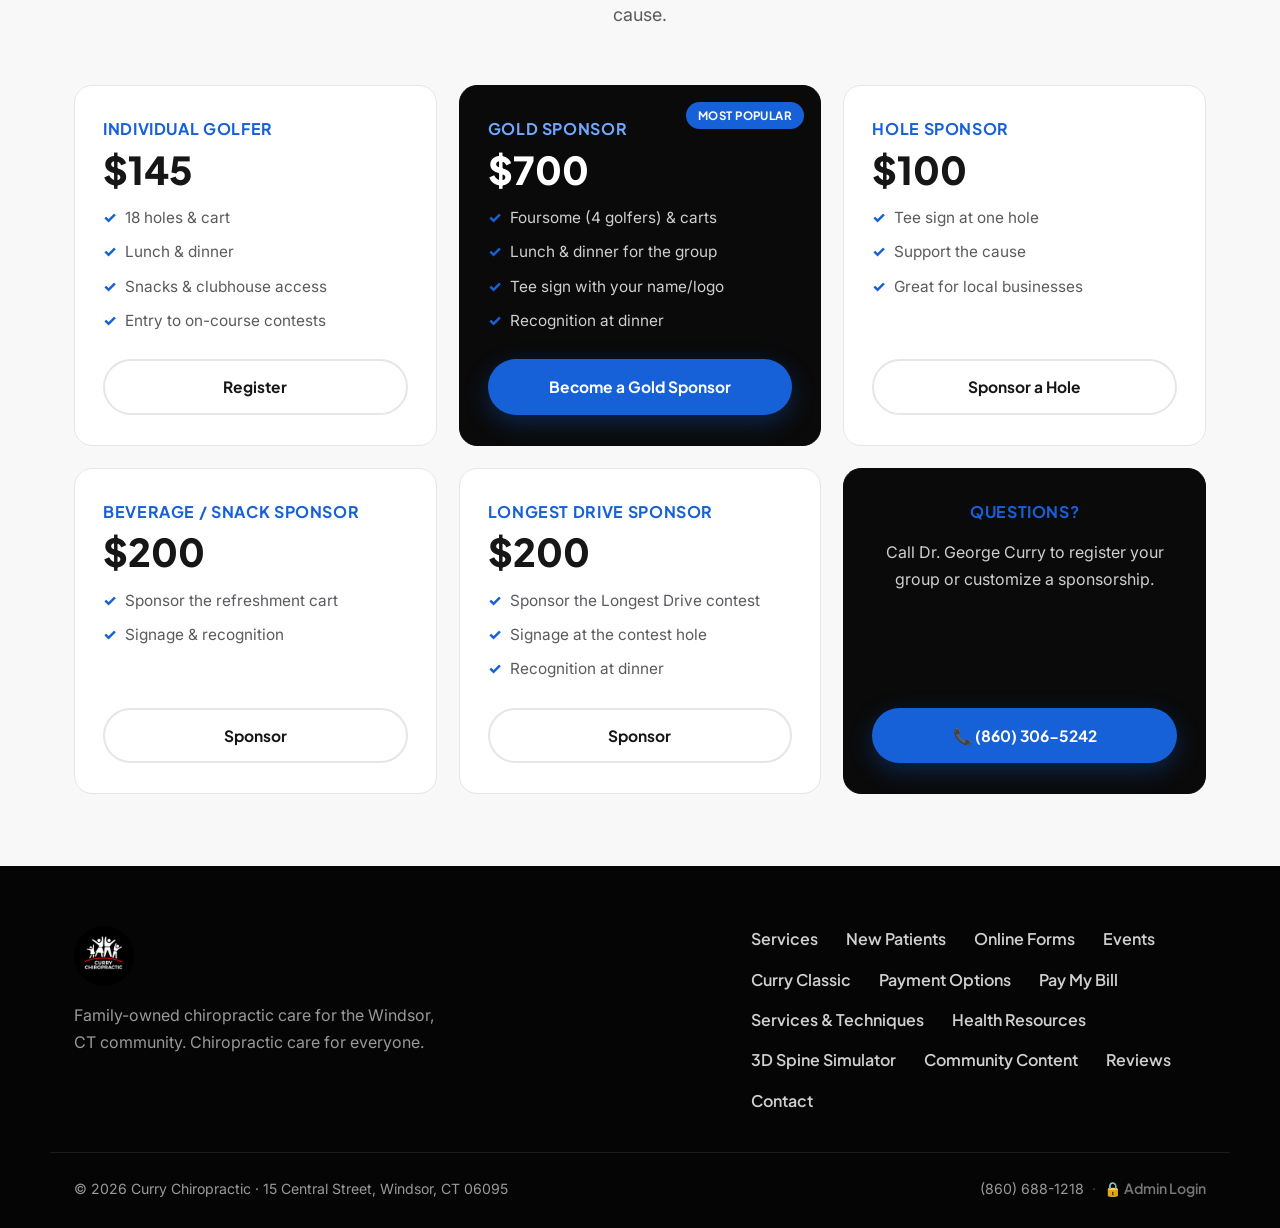
<file: curry-classic.html>
<!DOCTYPE html>
<html lang="en">
<head>
  <meta charset="UTF-8" />
  <meta name="viewport" content="width=device-width, initial-scale=1.0" />
  <title>The Curry Classic Golf Tournament | Curry Chiropractic</title>
  <meta name="description" content="The 6th Annual Curry Classic golf tournament — Sunday, October 11, 2026 at Crestview Country Club, Agawam MA. Proceeds benefit Windsor High School Football & El Bethel Church Mission DR. Register or sponsor today." />
  <meta name="theme-color" content="#000000" />
  <link rel="icon" type="image/png" href="assets/logo.png" />
  <link rel="preconnect" href="https://fonts.googleapis.com" />
  <link rel="preconnect" href="https://fonts.gstatic.com" crossorigin />
  <link href="https://fonts.googleapis.com/css2?family=Plus+Jakarta+Sans:wght@400;500;600;700;800&family=Inter:wght@400;500;600&display=swap" rel="stylesheet" />
  <link rel="stylesheet" href="styles.css" />
  <link rel="stylesheet" href="pages.css" />
</head>
<body>

  <div class="topbar">
    <div class="container topbar__inner">
      <span class="topbar__item">📍 15 Central Street, Windsor, CT 06095</span>
      <span class="topbar__sep">•</span>
      <a class="topbar__item" href="tel:+18606881218">📞 (860) 688-1218</a>
      <span class="topbar__hours">Sponsorships: Dr. George Curry (860) 306-5242</span>
    </div>
  </div>

  <header class="nav" id="nav">
    <div class="container nav__inner">
      <a href="index.html" class="nav__brand" aria-label="Curry Chiropractic home">
        <img src="assets/logo.png" alt="Curry Chiropractic logo" class="nav__logo" />
        <span class="nav__brand-text">Curry<strong>Chiropractic</strong></span>
      </a>
      <nav class="nav__links" id="navLinks">
        <a href="index.html#services">Services</a>
        <a href="new-patient-center.html">New Patients</a>
        <a href="events.html">Events</a>
        <a href="curry-classic.html">Curry Classic</a>
        <a href="index.html#reviews">Reviews</a>
        <a href="index.html#contact">Contact</a>
        <a href="tel:+18606881218" class="btn btn--primary nav__cta">Call Now</a>
      </nav>
      <button class="nav__toggle" id="navToggle" aria-label="Toggle menu"><span></span><span></span><span></span></button>
    </div>
  </header>

  <section class="pagehero classic-hero">
    <div class="container pagehero__inner">
      <div class="breadcrumb"><a href="index.html">Home</a><span>/</span><a href="events.html">Events</a><span>/</span>Curry Classic</div>
      <span class="classic-badge">⛳ 6th Annual</span>
      <h1>The Curry Classic Golf Tournament</h1>
      <p>A day on the green for a great cause. Join us for golf, lunch, dinner, and prizes — all to support our community.</p>
      <div class="classic-meta">
        <span class="classic-meta__item"><span class="ico">📅</span> Sunday, October 11, 2026</span>
        <span class="classic-meta__item"><span class="ico">📍</span> Crestview Country Club, Agawam, MA</span>
        <span class="classic-meta__item"><span class="ico">⛳</span> Scramble Format</span>
      </div>
      <div class="form__actions" style="margin-top:28px">
        <a href="#register" class="btn btn--primary btn--lg">Register or sponsor →</a>
        <a href="tel:+18603065242" class="btn btn--ghost btn--lg" style="color:#fff;border-color:rgba(255,255,255,.3)">📞 Call Dr. Curry</a>
      </div>
    </div>
  </section>

  <!-- Cause -->
  <section class="pagebody">
    <div class="container">
      <div class="benefit-band reveal">
        <span class="benefit-band__icon">❤️</span>
        <div>
          <h3>Proceeds benefit Windsor High School Football &amp; El Bethel Church Mission DR</h3>
          <p>Every registration and sponsorship goes directly toward supporting our student athletes and mission work.</p>
        </div>
      </div>

      <div class="cc-split">
        <!-- Schedule -->
        <div class="reveal">
          <div class="lhead"><h2>Day-of schedule</h2></div>
          <div class="schedule">
            <div class="sched"><span class="sched__time">11:30 AM</span><span class="sched__what">Registration<small>Check in &amp; grab your cart</small></span></div>
            <div class="sched"><span class="sched__time">12:00 PM</span><span class="sched__what">Lunch<small>Fuel up before the round</small></span></div>
            <div class="sched"><span class="sched__time">12:30 PM</span><span class="sched__what">Shotgun Start<small>18 holes · Scramble format</small></span></div>
            <div class="sched"><span class="sched__time">7:00 PM</span><span class="sched__what">Dinner &amp; Awards<small>Prizes, recognition &amp; raffle</small></span></div>
          </div>
        </div>

        <!-- Included + contests -->
        <div class="reveal">
          <div class="lhead"><h2>What's included</h2></div>
          <ul class="numlist" style="counter-reset:none">
            <li style="counter-increment:none"><div><strong>18 Holes of golf</strong> <span>with cart included</span></div></li>
            <li style="counter-increment:none"><div><strong>Lunch &amp; Dinner</strong> <span>plus snacks throughout the day</span></div></li>
            <li style="counter-increment:none"><div><strong>Use of clubhouse</strong> <span>at Crestview Country Club</span></div></li>
            <li style="counter-increment:none"><div><strong>On-course contests</strong> <span>Closest to the Pin &amp; Longest Drive</span></div></li>
          </ul>
          <div class="callout" style="margin-top:18px">
            <span class="callout__icon">🏆</span>
            <div>
              <h3>Tournament Co-Chairs</h3>
              <p>Dr. George B. Curry, Dr. Collin Curry &amp; Casey Slagle</p>
            </div>
          </div>
        </div>
      </div>
    </div>
  </section>

  <!-- Registration / Sponsorship tiers -->
  <section class="pagebody" id="register" style="background:var(--off);padding-top:60px">
    <div class="container">
      <div class="section__head reveal">
        <span class="eyebrow"><span class="eyebrow__dot"></span> Register &amp; Sponsor</span>
        <h2 class="section__title">Choose how you'll <span class="text-red">join us</span></h2>
        <p class="section__sub">Whether you're swinging clubs or sponsoring a hole, every spot supports the cause.</p>
      </div>

      <div class="tiers">
        <div class="tier reveal">
          <span class="tier__name">Individual Golfer</span>
          <span class="tier__price">$145</span>
          <ul class="tier__list">
            <li>18 holes &amp; cart</li>
            <li>Lunch &amp; dinner</li>
            <li>Snacks &amp; clubhouse access</li>
            <li>Entry to on-course contests</li>
          </ul>
          <a href="tel:+18603065242" class="btn btn--ghost">Register</a>
        </div>

        <div class="tier tier--feature reveal">
          <span class="tier__name">Gold Sponsor</span>
          <span class="tier__price">$700</span>
          <ul class="tier__list">
            <li>Foursome (4 golfers) &amp; carts</li>
            <li>Lunch &amp; dinner for the group</li>
            <li>Tee sign with your name/logo</li>
            <li>Recognition at dinner</li>
          </ul>
          <a href="tel:+18603065242" class="btn btn--primary">Become a Gold Sponsor</a>
        </div>

        <div class="tier reveal">
          <span class="tier__name">Hole Sponsor</span>
          <span class="tier__price">$100</span>
          <ul class="tier__list">
            <li>Tee sign at one hole</li>
            <li>Support the cause</li>
            <li>Great for local businesses</li>
          </ul>
          <a href="tel:+18603065242" class="btn btn--ghost">Sponsor a Hole</a>
        </div>

        <div class="tier reveal">
          <span class="tier__name">Beverage / Snack Sponsor</span>
          <span class="tier__price">$200</span>
          <ul class="tier__list">
            <li>Sponsor the refreshment cart</li>
            <li>Signage &amp; recognition</li>
          </ul>
          <a href="tel:+18603065242" class="btn btn--ghost">Sponsor</a>
        </div>

        <div class="tier reveal">
          <span class="tier__name">Longest Drive Sponsor</span>
          <span class="tier__price">$200</span>
          <ul class="tier__list">
            <li>Sponsor the Longest Drive contest</li>
            <li>Signage at the contest hole</li>
            <li>Recognition at dinner</li>
          </ul>
          <a href="tel:+18603065242" class="btn btn--ghost">Sponsor</a>
        </div>

        <div class="tier reveal" style="justify-content:center;text-align:center;background:var(--black);color:#fff;border-color:var(--black)">
          <span class="tier__name">Questions?</span>
          <p style="color:#cfcfcf;margin:6px 0 18px">Call Dr. George Curry to register your group or customize a sponsorship.</p>
          <a href="tel:+18603065242" class="btn btn--primary">📞 (860) 306-5242</a>
        </div>
      </div>
    </div>
  </section>

  <footer class="footer">
    <div class="container footer__inner">
      <div class="footer__brand">
        <img src="assets/logo.png" alt="Curry Chiropractic" class="footer__logo" />
        <p>Family-owned chiropractic care for the Windsor, CT community. Chiropractic care for everyone.</p>
      </div>
      <div class="footer__links">
        <a href="index.html#services">Services</a>
        <a href="new-patient-center.html">New Patients</a>
        <a href="forms.html">Online Forms</a>
        <a href="events.html">Events</a>
        <a href="curry-classic.html">Curry Classic</a>
        <a href="payment-options.html">Payment Options</a>
        <a href="https://simplecheckout.authorize.net/payment/CatalogPayment.aspx" target="_blank" rel="noopener">Pay My Bill</a>
        <a href="services-techniques.html">Services &amp; Techniques</a>
        <a href="health-resources.html">Health Resources</a>
        <a href="3d-spine-simulator.html">3D Spine Simulator</a>
        <a href="community-content.html">Community Content</a>
        <a href="index.html#reviews">Reviews</a>
        <a href="index.html#contact">Contact</a>
      </div>
    </div>
    <div class="container footer__bottom">
      <span>© <span id="year"></span> Curry Chiropractic · 15 Central Street, Windsor, CT 06095</span>
      <span><a href="tel:+18606881218">(860) 688-1218</a> <span class="footer__dot">·</span> <a class="footer__admin" href="https://portal.chiromatrixbase.com/site/login" target="_blank" rel="noopener">🔒 Admin Login</a></span>
    </div>
  </footer>

  <a href="tel:+18606881218" class="float-call" aria-label="Call Curry Chiropractic">📞</a>
  <script src="script.js"></script>
</body>
</html>
</file>
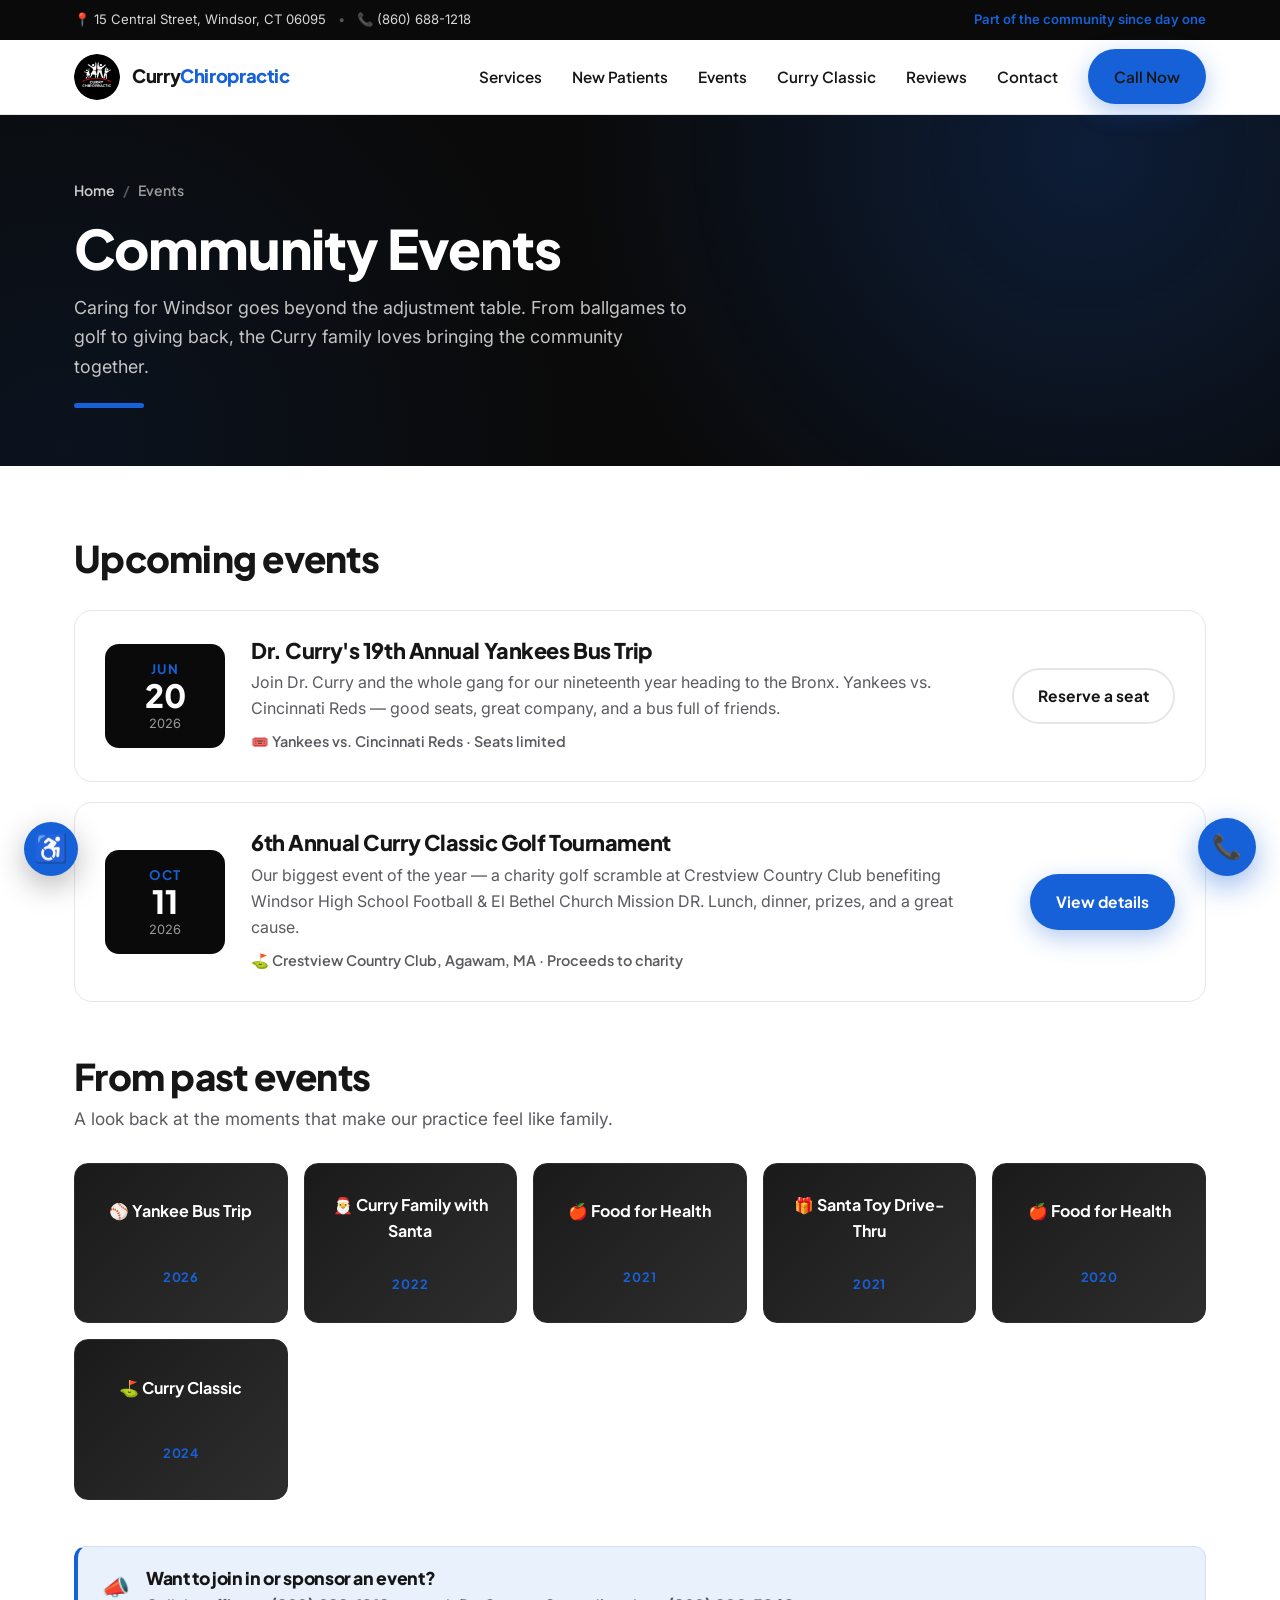
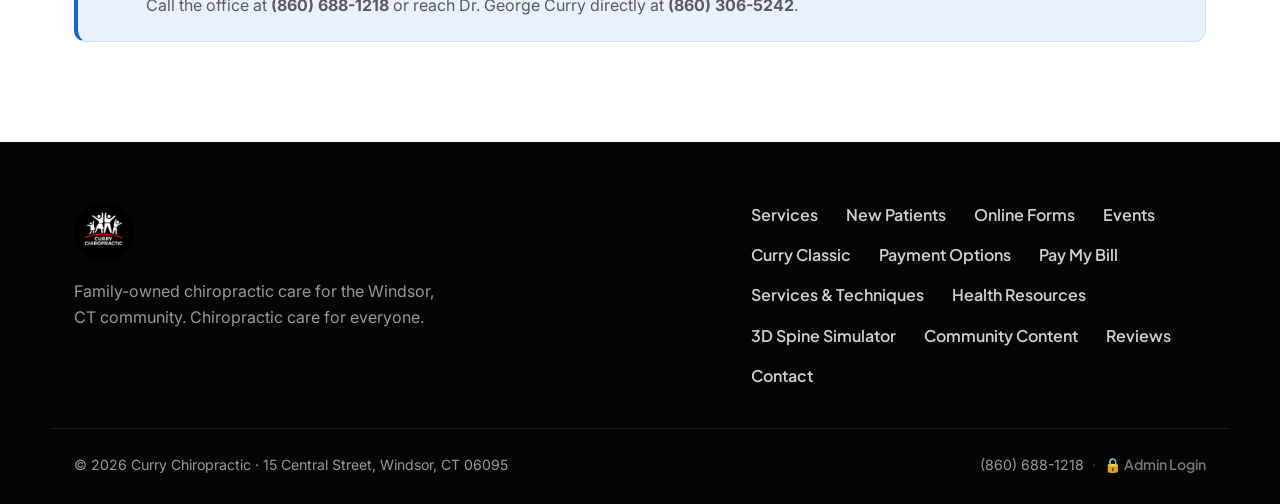
<file: events.html>
<!DOCTYPE html>
<html lang="en">
<head>
  <meta charset="UTF-8" />
  <meta name="viewport" content="width=device-width, initial-scale=1.0" />
  <title>Events | Curry Chiropractic — Windsor, CT</title>
  <meta name="description" content="Community events from Curry Chiropractic in Windsor, CT — the annual Yankees Bus Trip, the Curry Classic golf tournament, toy drives, and more. Join the Curry family." />
  <meta name="theme-color" content="#000000" />
  <link rel="icon" type="image/png" href="assets/logo.png" />
  <link rel="preconnect" href="https://fonts.googleapis.com" />
  <link rel="preconnect" href="https://fonts.gstatic.com" crossorigin />
  <link href="https://fonts.googleapis.com/css2?family=Plus+Jakarta+Sans:wght@400;500;600;700;800&family=Inter:wght@400;500;600&display=swap" rel="stylesheet" />
  <link rel="stylesheet" href="styles.css" />
  <link rel="stylesheet" href="pages.css" />
</head>
<body>

  <div class="topbar">
    <div class="container topbar__inner">
      <span class="topbar__item">📍 15 Central Street, Windsor, CT 06095</span>
      <span class="topbar__sep">•</span>
      <a class="topbar__item" href="tel:+18606881218">📞 (860) 688-1218</a>
      <span class="topbar__hours">Part of the community since day one</span>
    </div>
  </div>

  <header class="nav" id="nav">
    <div class="container nav__inner">
      <a href="index.html" class="nav__brand" aria-label="Curry Chiropractic home">
        <img src="assets/logo.png" alt="Curry Chiropractic logo" class="nav__logo" />
        <span class="nav__brand-text">Curry<strong>Chiropractic</strong></span>
      </a>
      <nav class="nav__links" id="navLinks">
        <a href="index.html#services">Services</a>
        <a href="new-patient-center.html">New Patients</a>
        <a href="events.html">Events</a>
        <a href="curry-classic.html">Curry Classic</a>
        <a href="index.html#reviews">Reviews</a>
        <a href="index.html#contact">Contact</a>
        <a href="tel:+18606881218" class="btn btn--primary nav__cta">Call Now</a>
      </nav>
      <button class="nav__toggle" id="navToggle" aria-label="Toggle menu"><span></span><span></span><span></span></button>
    </div>
  </header>

  <section class="pagehero">
    <div class="container pagehero__inner">
      <div class="breadcrumb"><a href="index.html">Home</a><span>/</span>Events</div>
      <h1>Community Events</h1>
      <p>Caring for Windsor goes beyond the adjustment table. From ballgames to golf to giving back, the Curry family loves bringing the community together.</p>
      <div class="pagehero__bar"></div>
    </div>
  </section>

  <section class="pagebody">
    <div class="container">
      <div class="lhead reveal"><h2>Upcoming events</h2></div>

      <div class="eventcard reveal">
        <div class="eventcard__date"><span class="m">Jun</span><span class="d">20</span><span class="y">2026</span></div>
        <div class="eventcard__body">
          <h3>Dr. Curry's 19th Annual Yankees Bus Trip</h3>
          <p>Join Dr. Curry and the whole gang for our nineteenth year heading to the Bronx. Yankees vs. Cincinnati Reds — good seats, great company, and a bus full of friends.</p>
          <div class="eventcard__meta">🎟️ Yankees vs. Cincinnati Reds · Seats limited</div>
        </div>
        <a href="tel:+18606881218" class="btn btn--ghost eventcard__cta">Reserve a seat</a>
      </div>

      <div class="eventcard reveal">
        <div class="eventcard__date"><span class="m">Oct</span><span class="d">11</span><span class="y">2026</span></div>
        <div class="eventcard__body">
          <h3>6th Annual Curry Classic Golf Tournament</h3>
          <p>Our biggest event of the year — a charity golf scramble at Crestview Country Club benefiting Windsor High School Football &amp; El Bethel Church Mission DR. Lunch, dinner, prizes, and a great cause.</p>
          <div class="eventcard__meta">⛳ Crestview Country Club, Agawam, MA · Proceeds to charity</div>
        </div>
        <a href="curry-classic.html" class="btn btn--primary eventcard__cta">View details</a>
      </div>

      <div class="lhead reveal" style="margin-top:54px"><h2>From past events</h2><p>A look back at the moments that make our practice feel like family.</p></div>
      <div class="gallery">
        <div class="gallery__item reveal"><span>⚾ Yankee Bus Trip</span><span class="yr">2026</span></div>
        <div class="gallery__item reveal"><span>🎅 Curry Family with Santa</span><span class="yr">2022</span></div>
        <div class="gallery__item reveal"><span>🍎 Food for Health</span><span class="yr">2021</span></div>
        <div class="gallery__item reveal"><span>🎁 Santa Toy Drive-Thru</span><span class="yr">2021</span></div>
        <div class="gallery__item reveal"><span>🍎 Food for Health</span><span class="yr">2020</span></div>
        <div class="gallery__item reveal"><span>⛳ Curry Classic</span><span class="yr">2024</span></div>
      </div>

      <div class="callout reveal" style="margin-top:46px">
        <span class="callout__icon">📣</span>
        <div>
          <h3>Want to join in or sponsor an event?</h3>
          <p>Call the office at <a href="tel:+18606881218"><strong>(860) 688-1218</strong></a> or reach Dr. George Curry directly at <a href="tel:+18603065242"><strong>(860) 306-5242</strong></a>.</p>
        </div>
      </div>
    </div>
  </section>

  <footer class="footer">
    <div class="container footer__inner">
      <div class="footer__brand">
        <img src="assets/logo.png" alt="Curry Chiropractic" class="footer__logo" />
        <p>Family-owned chiropractic care for the Windsor, CT community. Chiropractic care for everyone.</p>
      </div>
      <div class="footer__links">
        <a href="index.html#services">Services</a>
        <a href="new-patient-center.html">New Patients</a>
        <a href="forms.html">Online Forms</a>
        <a href="events.html">Events</a>
        <a href="curry-classic.html">Curry Classic</a>
        <a href="payment-options.html">Payment Options</a>
        <a href="https://simplecheckout.authorize.net/payment/CatalogPayment.aspx" target="_blank" rel="noopener">Pay My Bill</a>
        <a href="services-techniques.html">Services &amp; Techniques</a>
        <a href="health-resources.html">Health Resources</a>
        <a href="3d-spine-simulator.html">3D Spine Simulator</a>
        <a href="community-content.html">Community Content</a>
        <a href="index.html#reviews">Reviews</a>
        <a href="index.html#contact">Contact</a>
      </div>
    </div>
    <div class="container footer__bottom">
      <span>© <span id="year"></span> Curry Chiropractic · 15 Central Street, Windsor, CT 06095</span>
      <span><a href="tel:+18606881218">(860) 688-1218</a> <span class="footer__dot">·</span> <a class="footer__admin" href="https://portal.chiromatrixbase.com/site/login" target="_blank" rel="noopener">🔒 Admin Login</a></span>
    </div>
  </footer>

  <a href="tel:+18606881218" class="float-call" aria-label="Call Curry Chiropractic">📞</a>
  <script src="script.js"></script>
</body>
</html>
</file>
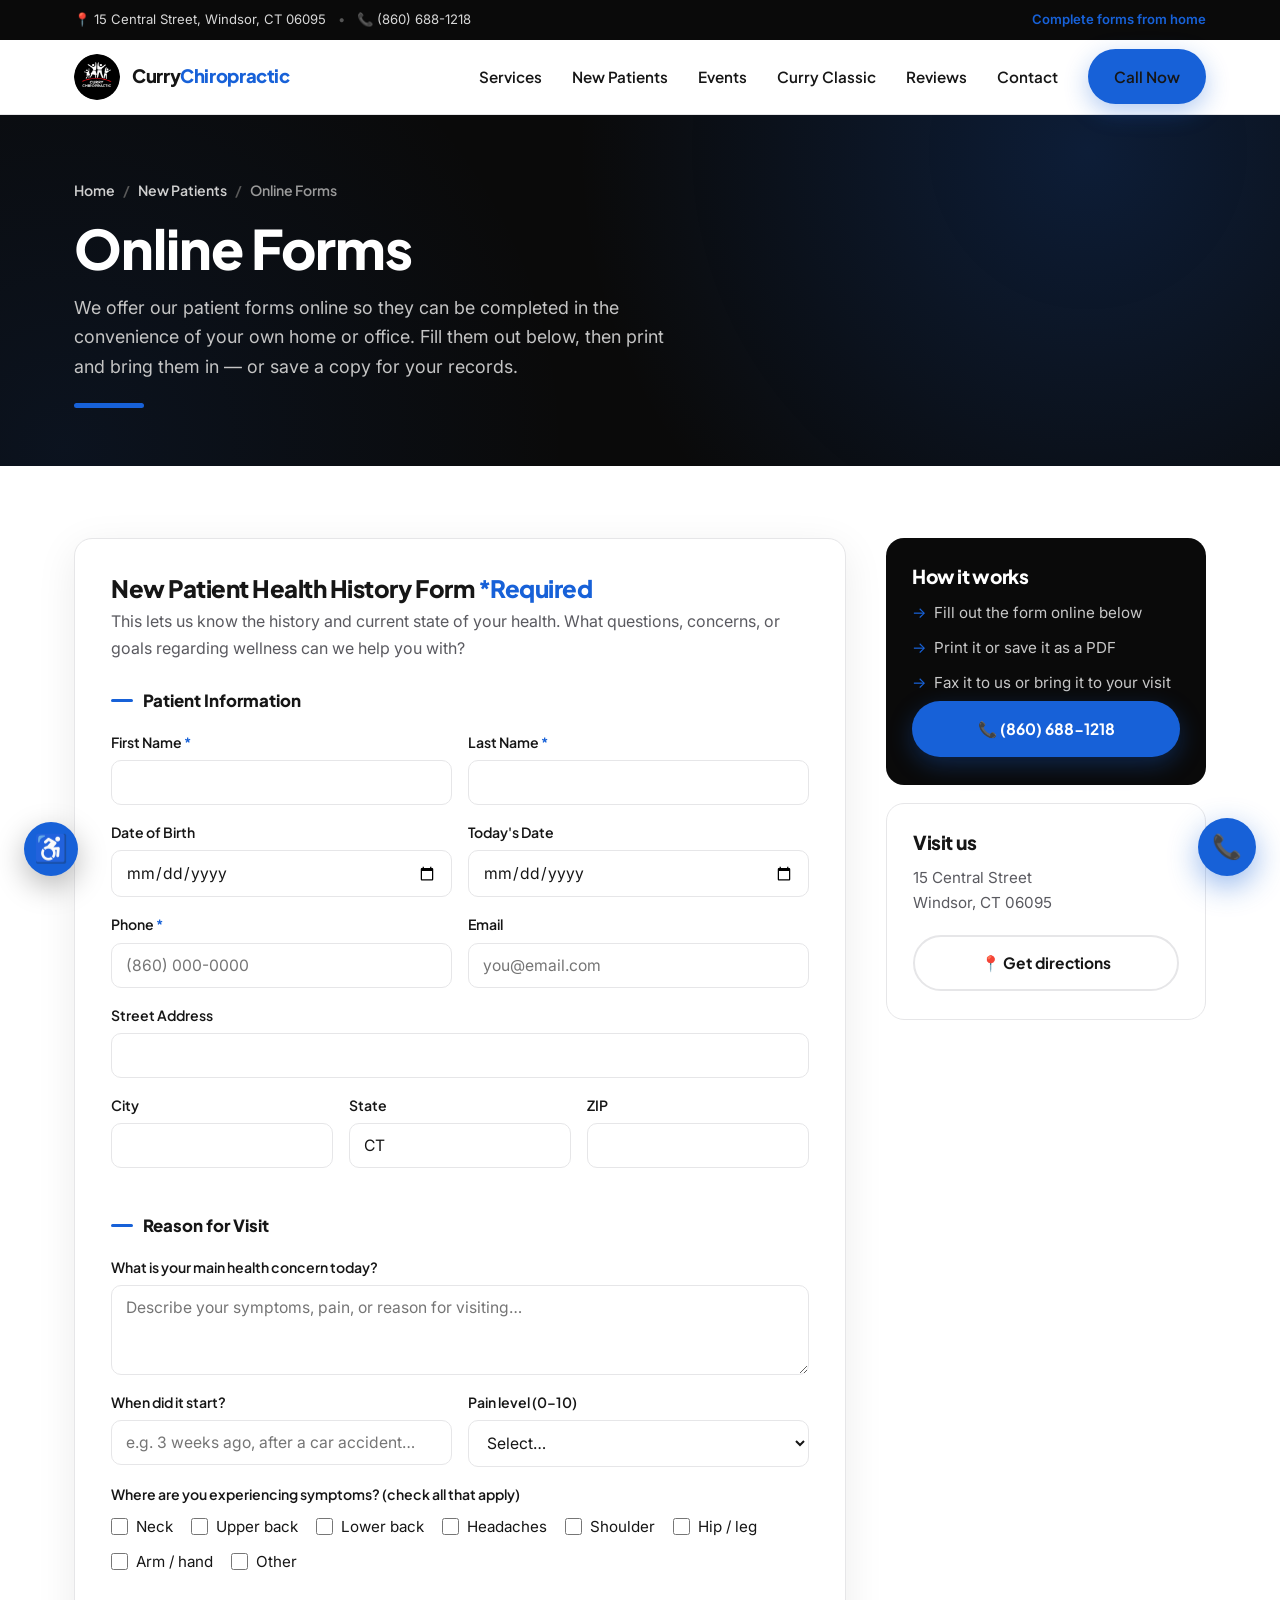
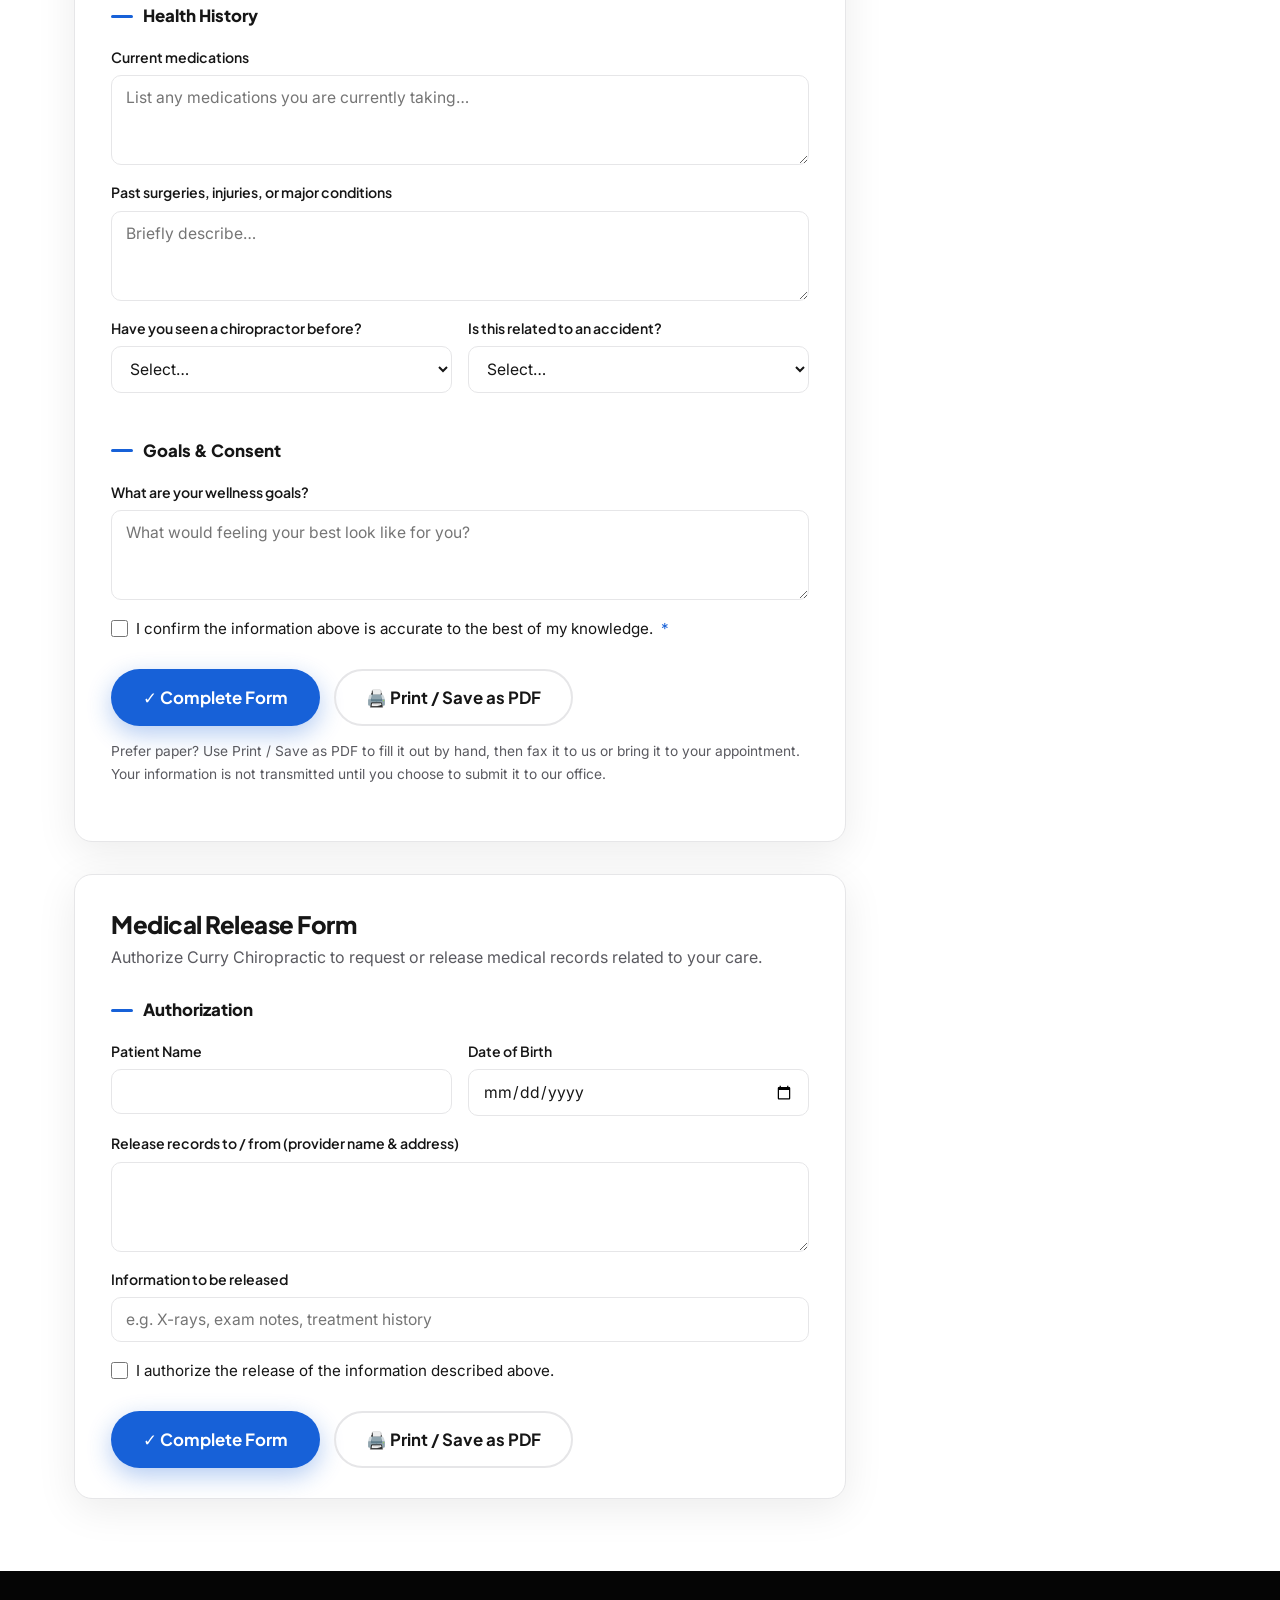
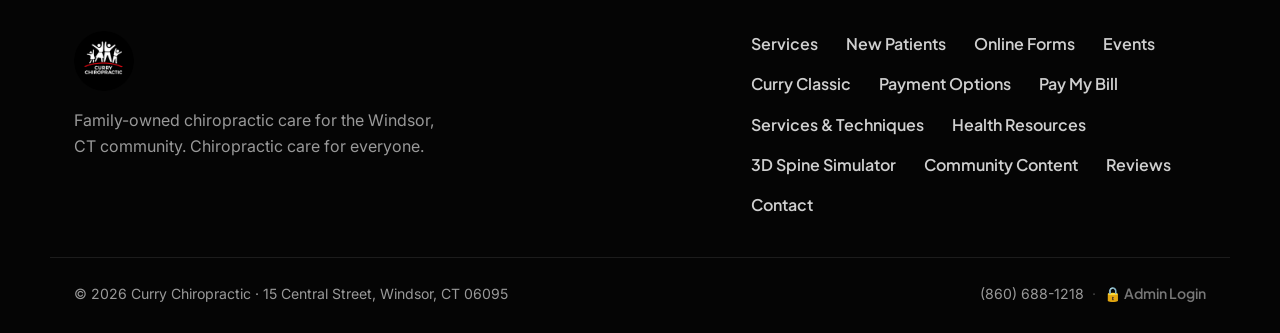
<file: forms.html>
<!DOCTYPE html>
<html lang="en">
<head>
  <meta charset="UTF-8" />
  <meta name="viewport" content="width=device-width, initial-scale=1.0" />
  <title>Online Forms | Curry Chiropractic — Windsor, CT</title>
  <meta name="description" content="Complete your Curry Chiropractic new patient forms online — New Patient Health History and Medical Release. Fill out from home, then print or bring to your appointment." />
  <meta name="theme-color" content="#000000" />
  <link rel="icon" type="image/png" href="assets/logo.png" />
  <link rel="preconnect" href="https://fonts.googleapis.com" />
  <link rel="preconnect" href="https://fonts.gstatic.com" crossorigin />
  <link href="https://fonts.googleapis.com/css2?family=Plus+Jakarta+Sans:wght@400;500;600;700;800&family=Inter:wght@400;500;600&display=swap" rel="stylesheet" />
  <link rel="stylesheet" href="styles.css" />
  <link rel="stylesheet" href="pages.css" />
</head>
<body>

  <div class="topbar">
    <div class="container topbar__inner">
      <span class="topbar__item">📍 15 Central Street, Windsor, CT 06095</span>
      <span class="topbar__sep">•</span>
      <a class="topbar__item" href="tel:+18606881218">📞 (860) 688-1218</a>
      <span class="topbar__hours">Complete forms from home</span>
    </div>
  </div>

  <header class="nav" id="nav">
    <div class="container nav__inner">
      <a href="index.html" class="nav__brand" aria-label="Curry Chiropractic home">
        <img src="assets/logo.png" alt="Curry Chiropractic logo" class="nav__logo" />
        <span class="nav__brand-text">Curry<strong>Chiropractic</strong></span>
      </a>
      <nav class="nav__links" id="navLinks">
        <a href="index.html#services">Services</a>
        <a href="new-patient-center.html">New Patients</a>
        <a href="events.html">Events</a>
        <a href="curry-classic.html">Curry Classic</a>
        <a href="index.html#reviews">Reviews</a>
        <a href="index.html#contact">Contact</a>
        <a href="tel:+18606881218" class="btn btn--primary nav__cta">Call Now</a>
      </nav>
      <button class="nav__toggle" id="navToggle" aria-label="Toggle menu"><span></span><span></span><span></span></button>
    </div>
  </header>

  <section class="pagehero">
    <div class="container pagehero__inner">
      <div class="breadcrumb"><a href="index.html">Home</a><span>/</span><a href="new-patient-center.html">New Patients</a><span>/</span>Online Forms</div>
      <h1>Online Forms</h1>
      <p>We offer our patient forms online so they can be completed in the convenience of your own home or office. Fill them out below, then print and bring them in — or save a copy for your records.</p>
      <div class="pagehero__bar"></div>
    </div>
  </section>

  <section class="pagebody">
    <div class="container">

      <div class="formsuccess" id="formSuccess">
        ✓ Thank you! Your form is ready. Please use the <strong>Print / Save as PDF</strong> button and bring it to your appointment, or call us at (860) 688-1218.
      </div>

      <div class="formwrap">
        <div>
          <!-- New Patient Health History Form -->
          <form class="formcard" id="healthForm" onsubmit="return handleSubmit(event)">
            <h2>New Patient Health History Form <span class="required">*Required</span></h2>
            <p>This lets us know the history and current state of your health. What questions, concerns, or goals regarding wellness can we help you with?</p>

            <fieldset class="fieldset">
              <legend>Patient Information</legend>
              <div class="frow">
                <div class="field"><label>First Name <span class="required">*</span></label><input type="text" name="first_name" required /></div>
                <div class="field"><label>Last Name <span class="required">*</span></label><input type="text" name="last_name" required /></div>
              </div>
              <div class="frow">
                <div class="field"><label>Date of Birth</label><input type="date" name="dob" /></div>
                <div class="field"><label>Today's Date</label><input type="date" name="date_today" /></div>
              </div>
              <div class="frow">
                <div class="field"><label>Phone <span class="required">*</span></label><input type="tel" name="phone" required placeholder="(860) 000-0000" /></div>
                <div class="field"><label>Email</label><input type="email" name="email" placeholder="you@email.com" /></div>
              </div>
              <div class="frow frow--full">
                <div class="field"><label>Street Address</label><input type="text" name="address" /></div>
              </div>
              <div class="frow frow--3">
                <div class="field"><label>City</label><input type="text" name="city" value="" /></div>
                <div class="field"><label>State</label><input type="text" name="state" value="CT" /></div>
                <div class="field"><label>ZIP</label><input type="text" name="zip" /></div>
              </div>
            </fieldset>

            <fieldset class="fieldset">
              <legend>Reason for Visit</legend>
              <div class="frow frow--full">
                <div class="field"><label>What is your main health concern today?</label><textarea name="concern" placeholder="Describe your symptoms, pain, or reason for visiting…"></textarea></div>
              </div>
              <div class="frow">
                <div class="field"><label>When did it start?</label><input type="text" name="onset" placeholder="e.g. 3 weeks ago, after a car accident…" /></div>
                <div class="field"><label>Pain level (0–10)</label><select name="pain">
                  <option value="">Select…</option>
                  <option>0 – None</option><option>1</option><option>2</option><option>3</option><option>4</option>
                  <option>5 – Moderate</option><option>6</option><option>7</option><option>8</option><option>9</option><option>10 – Severe</option>
                </select></div>
              </div>
              <div class="field" style="margin-bottom:8px"><label>Where are you experiencing symptoms? (check all that apply)</label></div>
              <div class="checks">
                <label class="check"><input type="checkbox" name="area" value="Neck" /> Neck</label>
                <label class="check"><input type="checkbox" name="area" value="Upper back" /> Upper back</label>
                <label class="check"><input type="checkbox" name="area" value="Lower back" /> Lower back</label>
                <label class="check"><input type="checkbox" name="area" value="Headaches" /> Headaches</label>
                <label class="check"><input type="checkbox" name="area" value="Shoulder" /> Shoulder</label>
                <label class="check"><input type="checkbox" name="area" value="Hip / leg" /> Hip / leg</label>
                <label class="check"><input type="checkbox" name="area" value="Arm / hand" /> Arm / hand</label>
                <label class="check"><input type="checkbox" name="area" value="Other" /> Other</label>
              </div>
            </fieldset>

            <fieldset class="fieldset">
              <legend>Health History</legend>
              <div class="frow frow--full">
                <div class="field"><label>Current medications</label><textarea name="medications" placeholder="List any medications you are currently taking…"></textarea></div>
              </div>
              <div class="frow frow--full">
                <div class="field"><label>Past surgeries, injuries, or major conditions</label><textarea name="history" placeholder="Briefly describe…"></textarea></div>
              </div>
              <div class="frow">
                <div class="field"><label>Have you seen a chiropractor before?</label><select name="prior_chiro"><option value="">Select…</option><option>Yes</option><option>No</option></select></div>
                <div class="field"><label>Is this related to an accident?</label><select name="accident"><option value="">Select…</option><option>No</option><option>Auto accident</option><option>Work injury</option><option>Other injury</option></select></div>
              </div>
            </fieldset>

            <fieldset class="fieldset">
              <legend>Goals &amp; Consent</legend>
              <div class="frow frow--full">
                <div class="field"><label>What are your wellness goals?</label><textarea name="goals" placeholder="What would feeling your best look like for you?"></textarea></div>
              </div>
              <label class="check" style="margin-top:6px"><input type="checkbox" name="consent" required /> I confirm the information above is accurate to the best of my knowledge. <span class="required">*</span></label>
            </fieldset>

            <div class="form__actions">
              <button type="submit" class="btn btn--primary btn--lg">✓ Complete Form</button>
              <button type="button" class="btn btn--ghost btn--lg" onclick="window.print()">🖨️ Print / Save as PDF</button>
            </div>
            <p class="form__note">Prefer paper? Use Print / Save as PDF to fill it out by hand, then fax it to us or bring it to your appointment. Your information is not transmitted until you choose to submit it to our office.</p>
          </form>

          <!-- Medical Release Form -->
          <form class="formcard" id="releaseForm" style="margin-top:32px" onsubmit="return handleSubmit(event)">
            <h2>Medical Release Form</h2>
            <p>Authorize Curry Chiropractic to request or release medical records related to your care.</p>
            <fieldset class="fieldset">
              <legend>Authorization</legend>
              <div class="frow">
                <div class="field"><label>Patient Name</label><input type="text" name="rel_name" /></div>
                <div class="field"><label>Date of Birth</label><input type="date" name="rel_dob" /></div>
              </div>
              <div class="frow frow--full">
                <div class="field"><label>Release records to / from (provider name &amp; address)</label><textarea name="rel_provider"></textarea></div>
              </div>
              <div class="frow frow--full">
                <div class="field"><label>Information to be released</label><input type="text" name="rel_info" placeholder="e.g. X-rays, exam notes, treatment history" /></div>
              </div>
              <label class="check"><input type="checkbox" name="rel_consent" /> I authorize the release of the information described above.</label>
            </fieldset>
            <div class="form__actions">
              <button type="submit" class="btn btn--primary btn--lg">✓ Complete Form</button>
              <button type="button" class="btn btn--ghost btn--lg" onclick="window.print()">🖨️ Print / Save as PDF</button>
            </div>
          </form>
        </div>

        <aside class="formside">
          <div class="sidecard">
            <h3>How it works</h3>
            <ul>
              <li>Fill out the form online below</li>
              <li>Print it or save it as a PDF</li>
              <li>Fax it to us or bring it to your visit</li>
            </ul>
            <a href="tel:+18606881218" class="btn btn--primary">📞 (860) 688-1218</a>
          </div>
          <div class="sidecard" style="background:#fff;color:var(--ink);border:1px solid var(--line)">
            <h3 style="color:var(--ink)">Visit us</h3>
            <p style="color:var(--gray);font-size:.95rem;margin-bottom:14px">15 Central Street<br>Windsor, CT 06095</p>
            <a href="https://maps.google.com/?q=15+Central+Street+Windsor+CT+06095" target="_blank" rel="noopener" class="btn btn--ghost">📍 Get directions</a>
          </div>
        </aside>
      </div>
    </div>
  </section>

  <footer class="footer">
    <div class="container footer__inner">
      <div class="footer__brand">
        <img src="assets/logo.png" alt="Curry Chiropractic" class="footer__logo" />
        <p>Family-owned chiropractic care for the Windsor, CT community. Chiropractic care for everyone.</p>
      </div>
      <div class="footer__links">
        <a href="index.html#services">Services</a>
        <a href="new-patient-center.html">New Patients</a>
        <a href="forms.html">Online Forms</a>
        <a href="events.html">Events</a>
        <a href="curry-classic.html">Curry Classic</a>
        <a href="payment-options.html">Payment Options</a>
        <a href="https://simplecheckout.authorize.net/payment/CatalogPayment.aspx" target="_blank" rel="noopener">Pay My Bill</a>
        <a href="services-techniques.html">Services &amp; Techniques</a>
        <a href="health-resources.html">Health Resources</a>
        <a href="3d-spine-simulator.html">3D Spine Simulator</a>
        <a href="community-content.html">Community Content</a>
        <a href="index.html#reviews">Reviews</a>
        <a href="index.html#contact">Contact</a>
      </div>
    </div>
    <div class="container footer__bottom">
      <span>© <span id="year"></span> Curry Chiropractic · 15 Central Street, Windsor, CT 06095</span>
      <span><a href="tel:+18606881218">(860) 688-1218</a> <span class="footer__dot">·</span> <a class="footer__admin" href="https://portal.chiromatrixbase.com/site/login" target="_blank" rel="noopener">🔒 Admin Login</a></span>
    </div>
  </footer>

  <a href="tel:+18606881218" class="float-call" aria-label="Call Curry Chiropractic">📞</a>
  <script src="script.js"></script>
  <script>
    function handleSubmit(e) {
      e.preventDefault();
      var msg = document.getElementById('formSuccess');
      msg.classList.add('show');
      msg.scrollIntoView({ behavior: 'smooth', block: 'center' });
      return false;
    }
  </script>
</body>
</html>
</file>
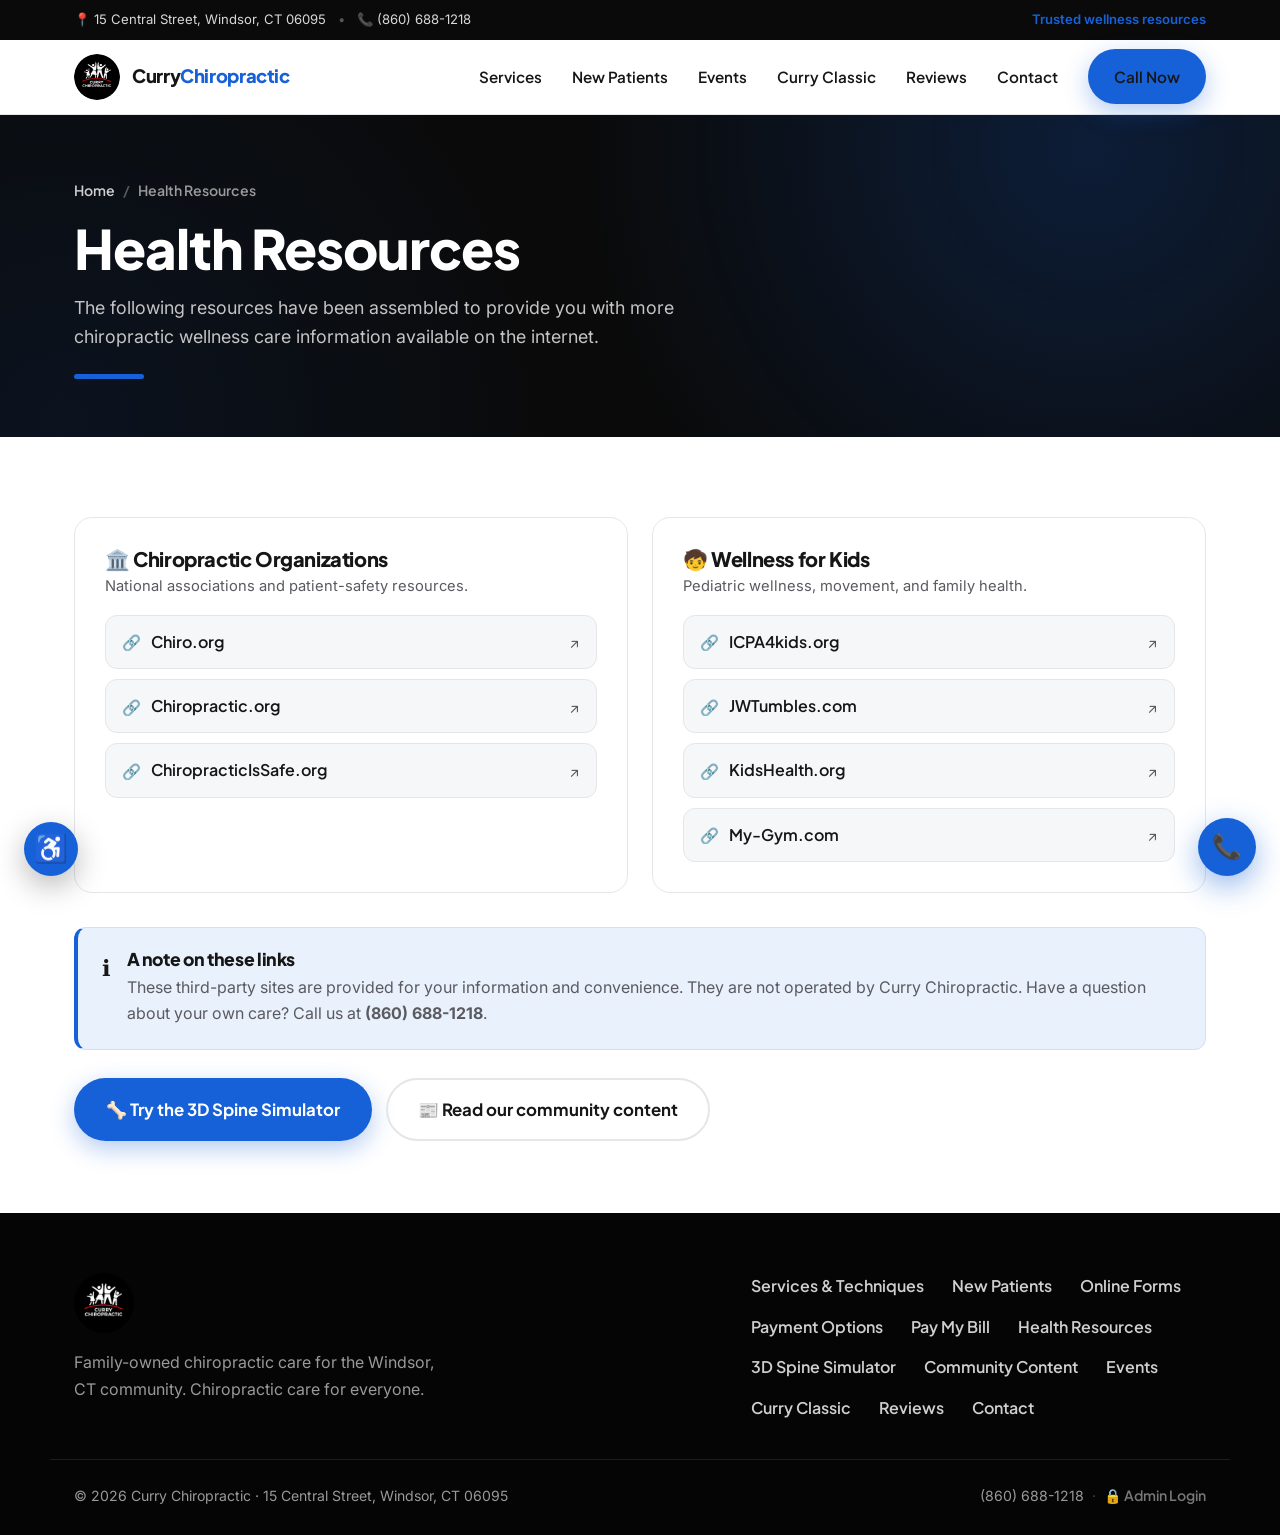
<file: health-resources.html>
<!DOCTYPE html>
<html lang="en">
<head>
  <meta charset="UTF-8" />
  <meta name="viewport" content="width=device-width, initial-scale=1.0" />
  <title>Health Resources | Curry Chiropractic — Windsor, CT</title>
  <meta name="description" content="Trusted chiropractic and wellness resources curated by Curry Chiropractic in Windsor, CT — chiropractic organizations and wellness resources for kids." />
  <meta name="theme-color" content="#000000" />
  <link rel="icon" type="image/png" href="assets/logo.png" />
  <link rel="preconnect" href="https://fonts.googleapis.com" />
  <link rel="preconnect" href="https://fonts.gstatic.com" crossorigin />
  <link href="https://fonts.googleapis.com/css2?family=Plus+Jakarta+Sans:wght@400;500;600;700;800&family=Inter:wght@400;500;600&display=swap" rel="stylesheet" />
  <link rel="stylesheet" href="styles.css" />
  <link rel="stylesheet" href="pages.css" />
</head>
<body>

  <div class="topbar">
    <div class="container topbar__inner">
      <span class="topbar__item">📍 15 Central Street, Windsor, CT 06095</span>
      <span class="topbar__sep">•</span>
      <a class="topbar__item" href="tel:+18606881218">📞 (860) 688-1218</a>
      <span class="topbar__hours">Trusted wellness resources</span>
    </div>
  </div>

  <header class="nav" id="nav">
    <div class="container nav__inner">
      <a href="index.html" class="nav__brand" aria-label="Curry Chiropractic home">
        <img src="assets/logo.png" alt="Curry Chiropractic logo" class="nav__logo" />
        <span class="nav__brand-text">Curry<strong>Chiropractic</strong></span>
      </a>
      <nav class="nav__links" id="navLinks">
        <a href="services-techniques.html">Services</a>
        <a href="new-patient-center.html">New Patients</a>
        <a href="events.html">Events</a>
        <a href="curry-classic.html">Curry Classic</a>
        <a href="index.html#reviews">Reviews</a>
        <a href="index.html#contact">Contact</a>
        <a href="tel:+18606881218" class="btn btn--primary nav__cta">Call Now</a>
      </nav>
      <button class="nav__toggle" id="navToggle" aria-label="Toggle menu"><span></span><span></span><span></span></button>
    </div>
  </header>

  <section class="pagehero">
    <div class="container pagehero__inner">
      <div class="breadcrumb"><a href="index.html">Home</a><span>/</span>Health Resources</div>
      <h1>Health Resources</h1>
      <p>The following resources have been assembled to provide you with more chiropractic wellness care information available on the internet.</p>
      <div class="pagehero__bar"></div>
    </div>
  </section>

  <section class="pagebody">
    <div class="container">
      <div class="reslist">

        <div class="resgroup reveal">
          <h3>🏛️ Chiropractic Organizations</h3>
          <p class="resgroup__sub">National associations and patient-safety resources.</p>
          <ul class="reslinks">
            <li><a href="https://www.Chiro.org" target="_blank" rel="noopener">Chiro.org <span class="ext">↗</span></a></li>
            <li><a href="https://www.Chiropractic.org" target="_blank" rel="noopener">Chiropractic.org <span class="ext">↗</span></a></li>
            <li><a href="https://www.ChiropracticIsSafe.org" target="_blank" rel="noopener">ChiropracticIsSafe.org <span class="ext">↗</span></a></li>
          </ul>
        </div>

        <div class="resgroup reveal">
          <h3>🧒 Wellness for Kids</h3>
          <p class="resgroup__sub">Pediatric wellness, movement, and family health.</p>
          <ul class="reslinks">
            <li><a href="https://www.ICPA4kids.org" target="_blank" rel="noopener">ICPA4kids.org <span class="ext">↗</span></a></li>
            <li><a href="https://www.JWTumbles.com" target="_blank" rel="noopener">JWTumbles.com <span class="ext">↗</span></a></li>
            <li><a href="https://www.KidsHealth.org" target="_blank" rel="noopener">KidsHealth.org <span class="ext">↗</span></a></li>
            <li><a href="https://www.My-Gym.com" target="_blank" rel="noopener">My-Gym.com <span class="ext">↗</span></a></li>
          </ul>
        </div>

      </div>

      <div class="callout reveal" style="margin-top:34px">
        <span class="callout__icon">ℹ️</span>
        <div>
          <h3>A note on these links</h3>
          <p>These third-party sites are provided for your information and convenience. They are not operated by Curry Chiropractic. Have a question about your own care? Call us at <a href="tel:+18606881218"><strong>(860) 688-1218</strong></a>.</p>
        </div>
      </div>

      <div class="form__actions reveal" style="margin-top:28px">
        <a href="3d-spine-simulator.html" class="btn btn--primary btn--lg">🦴 Try the 3D Spine Simulator</a>
        <a href="community-content.html" class="btn btn--ghost btn--lg">📰 Read our community content</a>
      </div>
    </div>
  </section>

  <footer class="footer">
    <div class="container footer__inner">
      <div class="footer__brand">
        <img src="assets/logo.png" alt="Curry Chiropractic" class="footer__logo" />
        <p>Family-owned chiropractic care for the Windsor, CT community. Chiropractic care for everyone.</p>
      </div>
      <div class="footer__links">
        <a href="services-techniques.html">Services &amp; Techniques</a>
        <a href="new-patient-center.html">New Patients</a>
        <a href="forms.html">Online Forms</a>
        <a href="payment-options.html">Payment Options</a>
        <a href="https://simplecheckout.authorize.net/payment/CatalogPayment.aspx" target="_blank" rel="noopener">Pay My Bill</a>
        <a href="health-resources.html">Health Resources</a>
        <a href="3d-spine-simulator.html">3D Spine Simulator</a>
        <a href="community-content.html">Community Content</a>
        <a href="events.html">Events</a>
        <a href="curry-classic.html">Curry Classic</a>
        <a href="index.html#reviews">Reviews</a>
        <a href="index.html#contact">Contact</a>
      </div>
    </div>
    <div class="container footer__bottom">
      <span>© <span id="year"></span> Curry Chiropractic · 15 Central Street, Windsor, CT 06095</span>
      <span><a href="tel:+18606881218">(860) 688-1218</a> <span class="footer__dot">·</span> <a class="footer__admin" href="https://portal.chiromatrixbase.com/site/login" target="_blank" rel="noopener">🔒 Admin Login</a></span>
    </div>
  </footer>

  <a href="tel:+18606881218" class="float-call" aria-label="Call Curry Chiropractic">📞</a>
  <script src="script.js"></script>
</body>
</html>
</file>
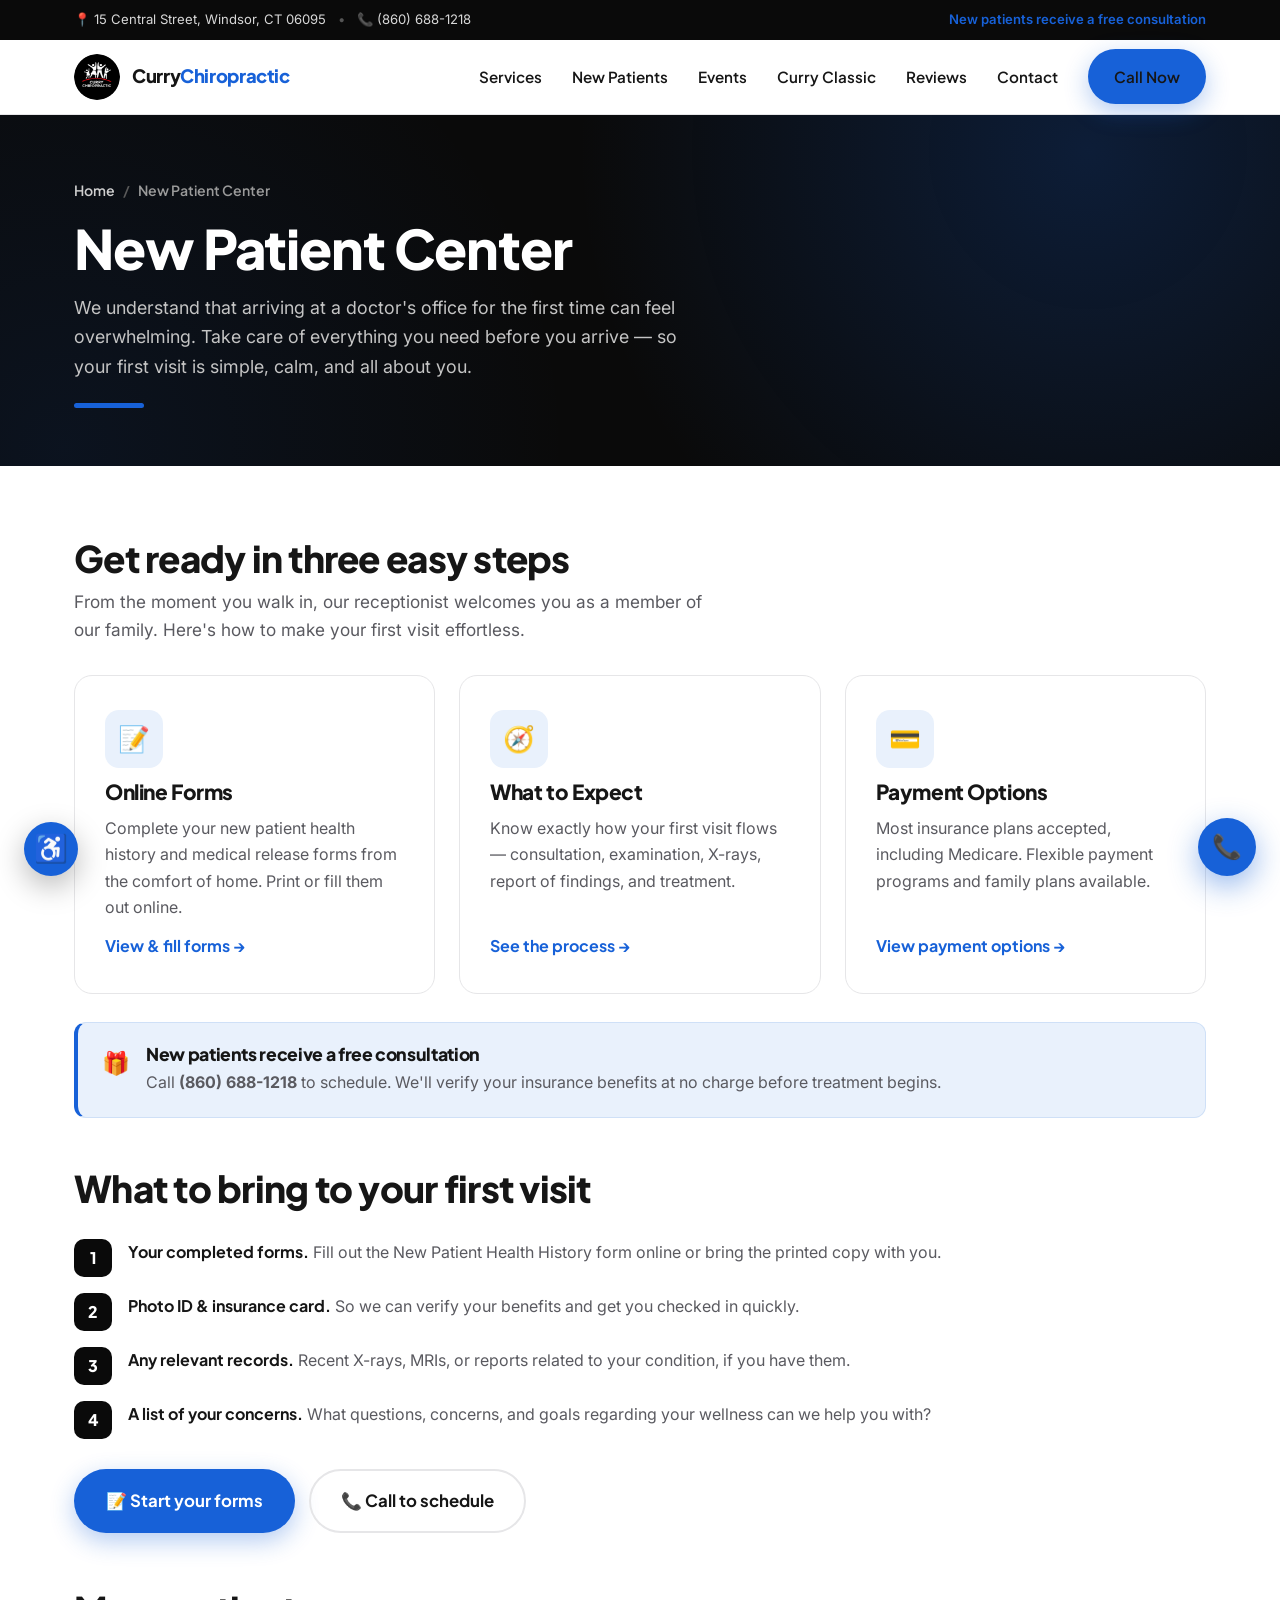
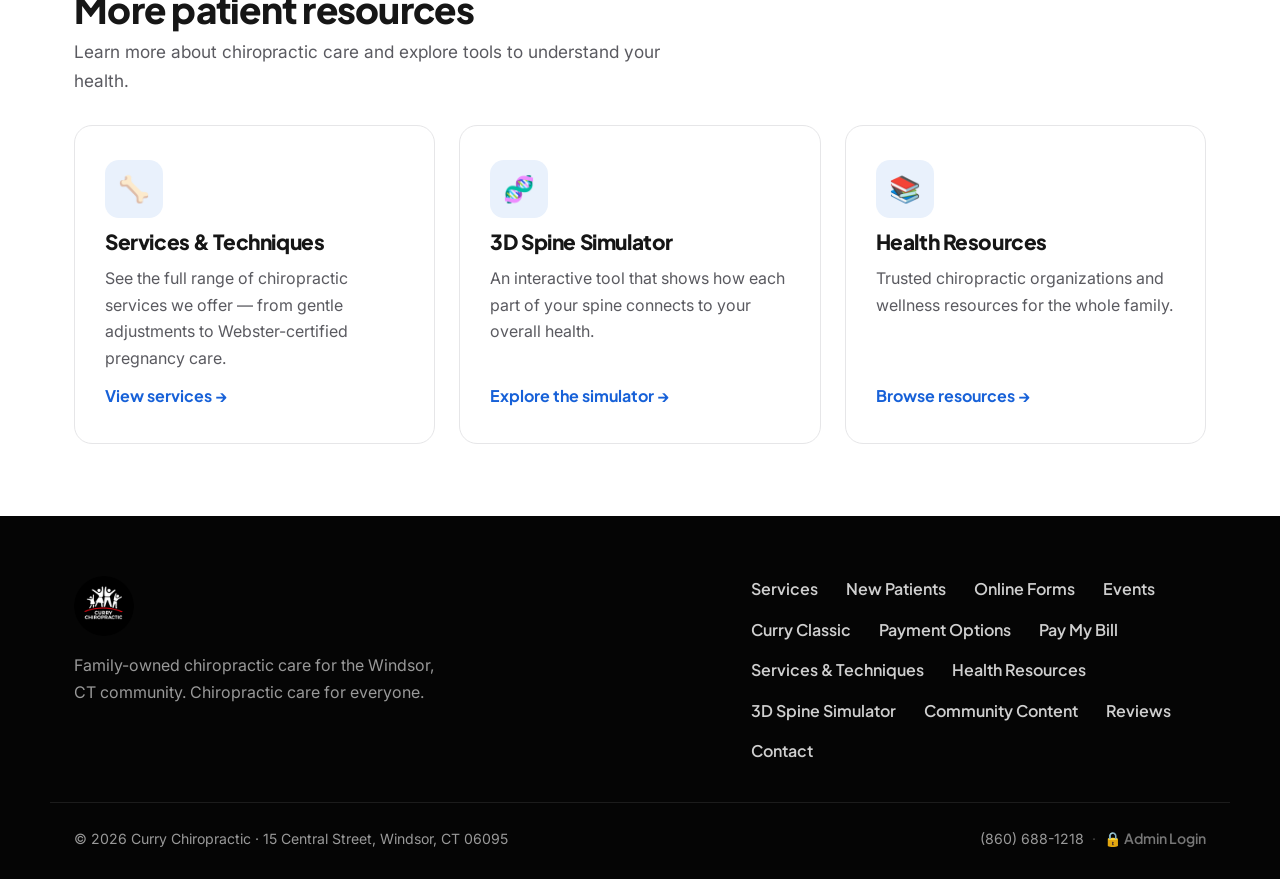
<file: new-patient-center.html>
<!DOCTYPE html>
<html lang="en">
<head>
  <meta charset="UTF-8" />
  <meta name="viewport" content="width=device-width, initial-scale=1.0" />
  <title>New Patient Center | Curry Chiropractic — Windsor, CT</title>
  <meta name="description" content="Everything you need before your first visit to Curry Chiropractic in Windsor, CT — online forms, what to expect, and payment options. New patients receive a free consultation." />
  <meta name="theme-color" content="#000000" />
  <link rel="icon" type="image/png" href="assets/logo.png" />
  <link rel="preconnect" href="https://fonts.googleapis.com" />
  <link rel="preconnect" href="https://fonts.gstatic.com" crossorigin />
  <link href="https://fonts.googleapis.com/css2?family=Plus+Jakarta+Sans:wght@400;500;600;700;800&family=Inter:wght@400;500;600&display=swap" rel="stylesheet" />
  <link rel="stylesheet" href="styles.css" />
  <link rel="stylesheet" href="pages.css" />
</head>
<body>

  <div class="topbar">
    <div class="container topbar__inner">
      <span class="topbar__item">📍 15 Central Street, Windsor, CT 06095</span>
      <span class="topbar__sep">•</span>
      <a class="topbar__item" href="tel:+18606881218">📞 (860) 688-1218</a>
      <span class="topbar__hours">New patients receive a free consultation</span>
    </div>
  </div>

  <header class="nav" id="nav">
    <div class="container nav__inner">
      <a href="index.html" class="nav__brand" aria-label="Curry Chiropractic home">
        <img src="assets/logo.png" alt="Curry Chiropractic logo" class="nav__logo" />
        <span class="nav__brand-text">Curry<strong>Chiropractic</strong></span>
      </a>
      <nav class="nav__links" id="navLinks">
        <a href="index.html#services">Services</a>
        <a href="new-patient-center.html">New Patients</a>
        <a href="events.html">Events</a>
        <a href="curry-classic.html">Curry Classic</a>
        <a href="index.html#reviews">Reviews</a>
        <a href="index.html#contact">Contact</a>
        <a href="tel:+18606881218" class="btn btn--primary nav__cta">Call Now</a>
      </nav>
      <button class="nav__toggle" id="navToggle" aria-label="Toggle menu"><span></span><span></span><span></span></button>
    </div>
  </header>

  <section class="pagehero">
    <div class="container pagehero__inner">
      <div class="breadcrumb"><a href="index.html">Home</a><span>/</span>New Patient Center</div>
      <h1>New Patient Center</h1>
      <p>We understand that arriving at a doctor's office for the first time can feel overwhelming. Take care of everything you need before you arrive — so your first visit is simple, calm, and all about you.</p>
      <div class="pagehero__bar"></div>
    </div>
  </section>

  <section class="pagebody">
    <div class="container">
      <div class="lhead reveal">
        <h2>Get ready in three easy steps</h2>
        <p>From the moment you walk in, our receptionist welcomes you as a member of our family. Here's how to make your first visit effortless.</p>
      </div>

      <div class="hubgrid">
        <a class="hubcard reveal" href="forms.html">
          <div class="hubcard__icon">📝</div>
          <h3>Online Forms</h3>
          <p>Complete your new patient health history and medical release forms from the comfort of home. Print or fill them out online.</p>
          <span class="hubcard__link">View &amp; fill forms</span>
        </a>
        <a class="hubcard reveal" href="index.html#first-visit">
          <div class="hubcard__icon">🧭</div>
          <h3>What to Expect</h3>
          <p>Know exactly how your first visit flows — consultation, examination, X-rays, report of findings, and treatment.</p>
          <span class="hubcard__link">See the process</span>
        </a>
        <a class="hubcard reveal" href="payment-options.html">
          <div class="hubcard__icon">💳</div>
          <h3>Payment Options</h3>
          <p>Most insurance plans accepted, including Medicare. Flexible payment programs and family plans available.</p>
          <span class="hubcard__link">View payment options</span>
        </a>
      </div>

      <div class="callout reveal">
        <span class="callout__icon">🎁</span>
        <div>
          <h3>New patients receive a free consultation</h3>
          <p>Call <a href="tel:+18606881218"><strong>(860) 688-1218</strong></a> to schedule. We'll verify your insurance benefits at no charge before treatment begins.</p>
        </div>
      </div>

      <div class="lhead reveal" style="margin-top:50px">
        <h2>What to bring to your first visit</h2>
      </div>
      <ul class="numlist reveal">
        <li><div><strong>Your completed forms.</strong> <span>Fill out the New Patient Health History form online or bring the printed copy with you.</span></div></li>
        <li><div><strong>Photo ID &amp; insurance card.</strong> <span>So we can verify your benefits and get you checked in quickly.</span></div></li>
        <li><div><strong>Any relevant records.</strong> <span>Recent X-rays, MRIs, or reports related to your condition, if you have them.</span></div></li>
        <li><div><strong>A list of your concerns.</strong> <span>What questions, concerns, and goals regarding your wellness can we help you with?</span></div></li>
      </ul>

      <div class="form__actions reveal" style="margin-top:30px">
        <a href="forms.html" class="btn btn--primary btn--lg">📝 Start your forms</a>
        <a href="tel:+18606881218" class="btn btn--ghost btn--lg">📞 Call to schedule</a>
      </div>

      <div class="lhead reveal" style="margin-top:56px">
        <h2>More patient resources</h2>
        <p>Learn more about chiropractic care and explore tools to understand your health.</p>
      </div>
      <div class="hubgrid">
        <a class="hubcard reveal" href="services-techniques.html">
          <div class="hubcard__icon">🦴</div>
          <h3>Services &amp; Techniques</h3>
          <p>See the full range of chiropractic services we offer — from gentle adjustments to Webster-certified pregnancy care.</p>
          <span class="hubcard__link">View services</span>
        </a>
        <a class="hubcard reveal" href="3d-spine-simulator.html">
          <div class="hubcard__icon">🧬</div>
          <h3>3D Spine Simulator</h3>
          <p>An interactive tool that shows how each part of your spine connects to your overall health.</p>
          <span class="hubcard__link">Explore the simulator</span>
        </a>
        <a class="hubcard reveal" href="health-resources.html">
          <div class="hubcard__icon">📚</div>
          <h3>Health Resources</h3>
          <p>Trusted chiropractic organizations and wellness resources for the whole family.</p>
          <span class="hubcard__link">Browse resources</span>
        </a>
      </div>
    </div>
  </section>

  <footer class="footer">
    <div class="container footer__inner">
      <div class="footer__brand">
        <img src="assets/logo.png" alt="Curry Chiropractic" class="footer__logo" />
        <p>Family-owned chiropractic care for the Windsor, CT community. Chiropractic care for everyone.</p>
      </div>
      <div class="footer__links">
        <a href="index.html#services">Services</a>
        <a href="new-patient-center.html">New Patients</a>
        <a href="forms.html">Online Forms</a>
        <a href="events.html">Events</a>
        <a href="curry-classic.html">Curry Classic</a>
        <a href="payment-options.html">Payment Options</a>
        <a href="https://simplecheckout.authorize.net/payment/CatalogPayment.aspx" target="_blank" rel="noopener">Pay My Bill</a>
        <a href="services-techniques.html">Services &amp; Techniques</a>
        <a href="health-resources.html">Health Resources</a>
        <a href="3d-spine-simulator.html">3D Spine Simulator</a>
        <a href="community-content.html">Community Content</a>
        <a href="index.html#reviews">Reviews</a>
        <a href="index.html#contact">Contact</a>
      </div>
    </div>
    <div class="container footer__bottom">
      <span>© <span id="year"></span> Curry Chiropractic · 15 Central Street, Windsor, CT 06095</span>
      <span><a href="tel:+18606881218">(860) 688-1218</a> <span class="footer__dot">·</span> <a class="footer__admin" href="https://portal.chiromatrixbase.com/site/login" target="_blank" rel="noopener">🔒 Admin Login</a></span>
    </div>
  </footer>

  <a href="tel:+18606881218" class="float-call" aria-label="Call Curry Chiropractic">📞</a>
  <script src="script.js"></script>
</body>
</html>
</file>
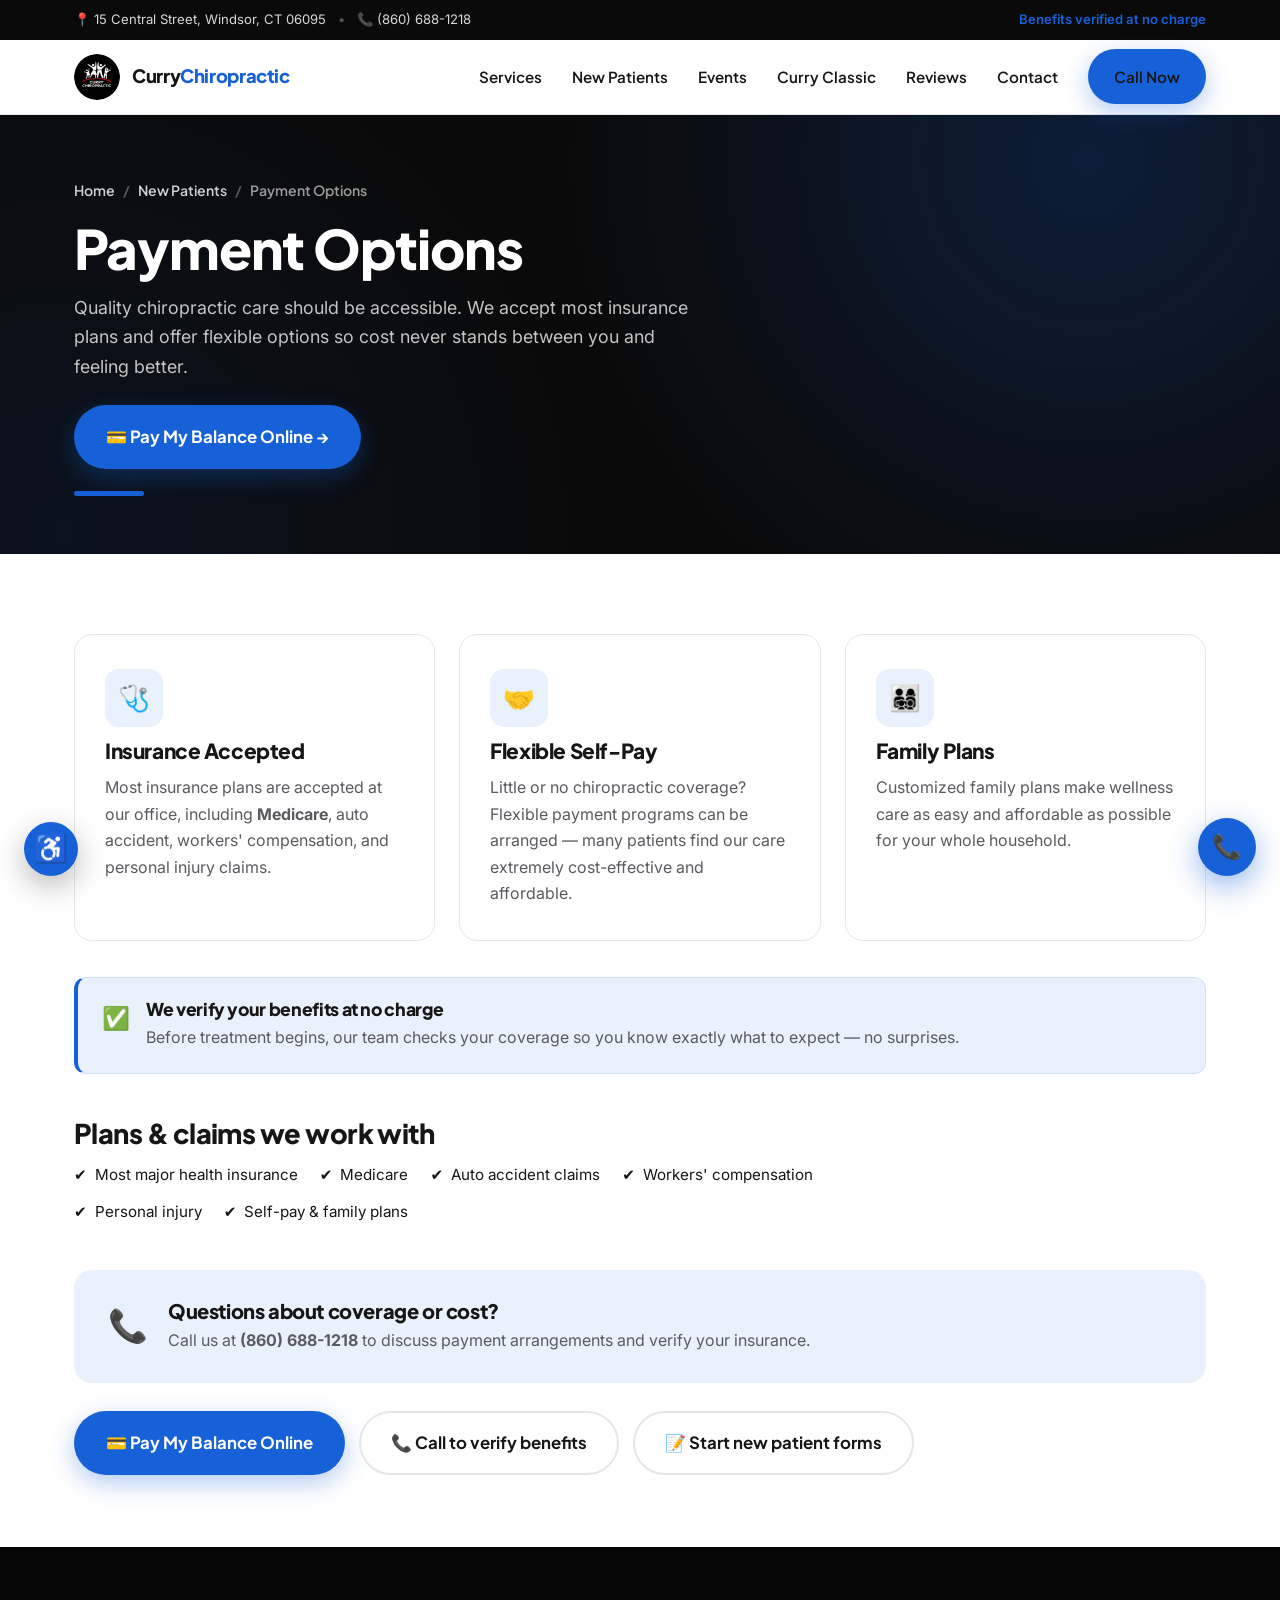
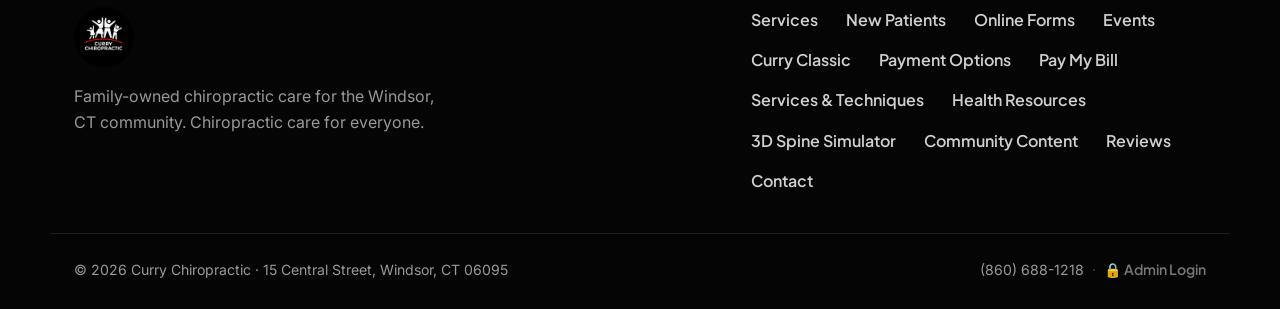
<file: payment-options.html>
<!DOCTYPE html>
<html lang="en">
<head>
  <meta charset="UTF-8" />
  <meta name="viewport" content="width=device-width, initial-scale=1.0" />
  <title>Payment Options | Curry Chiropractic — Windsor, CT</title>
  <meta name="description" content="Curry Chiropractic accepts most insurance plans including Medicare, auto accident, workers compensation, and personal injury. Flexible payment programs and family plans available." />
  <meta name="theme-color" content="#000000" />
  <link rel="icon" type="image/png" href="assets/logo.png" />
  <link rel="preconnect" href="https://fonts.googleapis.com" />
  <link rel="preconnect" href="https://fonts.gstatic.com" crossorigin />
  <link href="https://fonts.googleapis.com/css2?family=Plus+Jakarta+Sans:wght@400;500;600;700;800&family=Inter:wght@400;500;600&display=swap" rel="stylesheet" />
  <link rel="stylesheet" href="styles.css" />
  <link rel="stylesheet" href="pages.css" />
</head>
<body>

  <div class="topbar">
    <div class="container topbar__inner">
      <span class="topbar__item">📍 15 Central Street, Windsor, CT 06095</span>
      <span class="topbar__sep">•</span>
      <a class="topbar__item" href="tel:+18606881218">📞 (860) 688-1218</a>
      <span class="topbar__hours">Benefits verified at no charge</span>
    </div>
  </div>

  <header class="nav" id="nav">
    <div class="container nav__inner">
      <a href="index.html" class="nav__brand" aria-label="Curry Chiropractic home">
        <img src="assets/logo.png" alt="Curry Chiropractic logo" class="nav__logo" />
        <span class="nav__brand-text">Curry<strong>Chiropractic</strong></span>
      </a>
      <nav class="nav__links" id="navLinks">
        <a href="index.html#services">Services</a>
        <a href="new-patient-center.html">New Patients</a>
        <a href="events.html">Events</a>
        <a href="curry-classic.html">Curry Classic</a>
        <a href="index.html#reviews">Reviews</a>
        <a href="index.html#contact">Contact</a>
        <a href="tel:+18606881218" class="btn btn--primary nav__cta">Call Now</a>
      </nav>
      <button class="nav__toggle" id="navToggle" aria-label="Toggle menu"><span></span><span></span><span></span></button>
    </div>
  </header>

  <section class="pagehero">
    <div class="container pagehero__inner">
      <div class="breadcrumb"><a href="index.html">Home</a><span>/</span><a href="new-patient-center.html">New Patients</a><span>/</span>Payment Options</div>
      <h1>Payment Options</h1>
      <p>Quality chiropractic care should be accessible. We accept most insurance plans and offer flexible options so cost never stands between you and feeling better.</p>
      <div class="form__actions" style="margin-top:24px">
        <a href="https://simplecheckout.authorize.net/payment/CatalogPayment.aspx" target="_blank" rel="noopener" class="btn btn--primary btn--lg">💳 Pay My Balance Online →</a>
      </div>
      <div class="pagehero__bar"></div>
    </div>
  </section>

  <section class="pagebody">
    <div class="container">
      <div class="hubgrid">
        <div class="hubcard reveal">
          <div class="hubcard__icon">🩺</div>
          <h3>Insurance Accepted</h3>
          <p>Most insurance plans are accepted at our office, including <strong>Medicare</strong>, auto accident, workers' compensation, and personal injury claims.</p>
        </div>
        <div class="hubcard reveal">
          <div class="hubcard__icon">🤝</div>
          <h3>Flexible Self-Pay</h3>
          <p>Little or no chiropractic coverage? Flexible payment programs can be arranged — many patients find our care extremely cost-effective and affordable.</p>
        </div>
        <div class="hubcard reveal">
          <div class="hubcard__icon">👨‍👩‍👧‍👦</div>
          <h3>Family Plans</h3>
          <p>Customized family plans make wellness care as easy and affordable as possible for your whole household.</p>
        </div>
      </div>

      <div class="callout reveal" style="margin-top:36px">
        <span class="callout__icon">✅</span>
        <div>
          <h3>We verify your benefits at no charge</h3>
          <p>Before treatment begins, our team checks your coverage so you know exactly what to expect — no surprises.</p>
        </div>
      </div>

      <div class="prose reveal" style="margin-top:44px">
        <h2>Plans &amp; claims we work with</h2>
      </div>
      <div class="checks reveal" style="gap:12px 22px;margin-top:14px;max-width:760px">
        <span class="check">✔️&nbsp; Most major health insurance</span>
        <span class="check">✔️&nbsp; Medicare</span>
        <span class="check">✔️&nbsp; Auto accident claims</span>
        <span class="check">✔️&nbsp; Workers' compensation</span>
        <span class="check">✔️&nbsp; Personal injury</span>
        <span class="check">✔️&nbsp; Self-pay &amp; family plans</span>
      </div>

      <div class="benefit-band reveal" style="margin-top:46px">
        <span class="benefit-band__icon">📞</span>
        <div>
          <h3>Questions about coverage or cost?</h3>
          <p>Call us at <a href="tel:+18606881218"><strong>(860) 688-1218</strong></a> to discuss payment arrangements and verify your insurance.</p>
        </div>
      </div>

      <div class="form__actions reveal" style="margin-top:28px">
        <a href="https://simplecheckout.authorize.net/payment/CatalogPayment.aspx" target="_blank" rel="noopener" class="btn btn--primary btn--lg">💳 Pay My Balance Online</a>
        <a href="tel:+18606881218" class="btn btn--ghost btn--lg">📞 Call to verify benefits</a>
        <a href="forms.html" class="btn btn--ghost btn--lg">📝 Start new patient forms</a>
      </div>
    </div>
  </section>

  <footer class="footer">
    <div class="container footer__inner">
      <div class="footer__brand">
        <img src="assets/logo.png" alt="Curry Chiropractic" class="footer__logo" />
        <p>Family-owned chiropractic care for the Windsor, CT community. Chiropractic care for everyone.</p>
      </div>
      <div class="footer__links">
        <a href="index.html#services">Services</a>
        <a href="new-patient-center.html">New Patients</a>
        <a href="forms.html">Online Forms</a>
        <a href="events.html">Events</a>
        <a href="curry-classic.html">Curry Classic</a>
        <a href="payment-options.html">Payment Options</a>
        <a href="https://simplecheckout.authorize.net/payment/CatalogPayment.aspx" target="_blank" rel="noopener">Pay My Bill</a>
        <a href="services-techniques.html">Services &amp; Techniques</a>
        <a href="health-resources.html">Health Resources</a>
        <a href="3d-spine-simulator.html">3D Spine Simulator</a>
        <a href="community-content.html">Community Content</a>
        <a href="index.html#reviews">Reviews</a>
        <a href="index.html#contact">Contact</a>
      </div>
    </div>
    <div class="container footer__bottom">
      <span>© <span id="year"></span> Curry Chiropractic · 15 Central Street, Windsor, CT 06095</span>
      <span><a href="tel:+18606881218">(860) 688-1218</a> <span class="footer__dot">·</span> <a class="footer__admin" href="https://portal.chiromatrixbase.com/site/login" target="_blank" rel="noopener">🔒 Admin Login</a></span>
    </div>
  </footer>

  <a href="tel:+18606881218" class="float-call" aria-label="Call Curry Chiropractic">📞</a>
  <script src="script.js"></script>
</body>
</html>
</file>
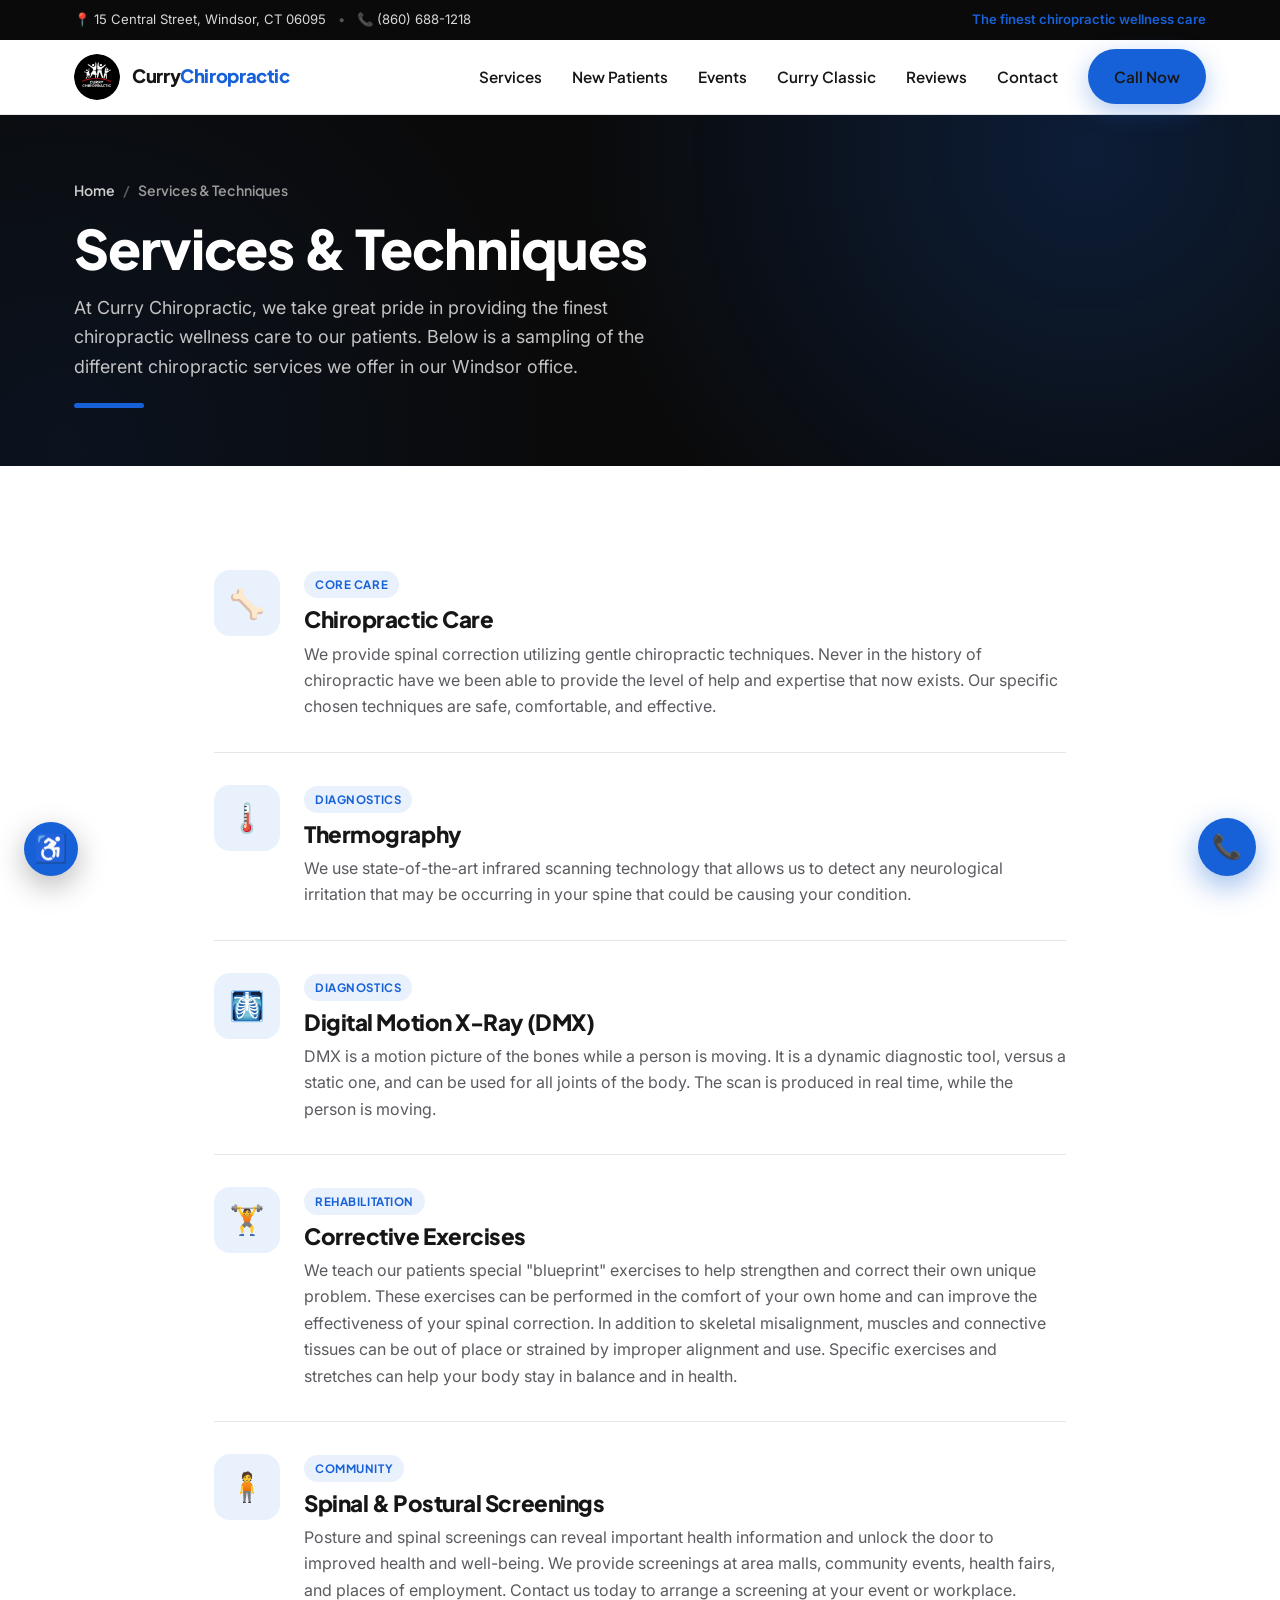
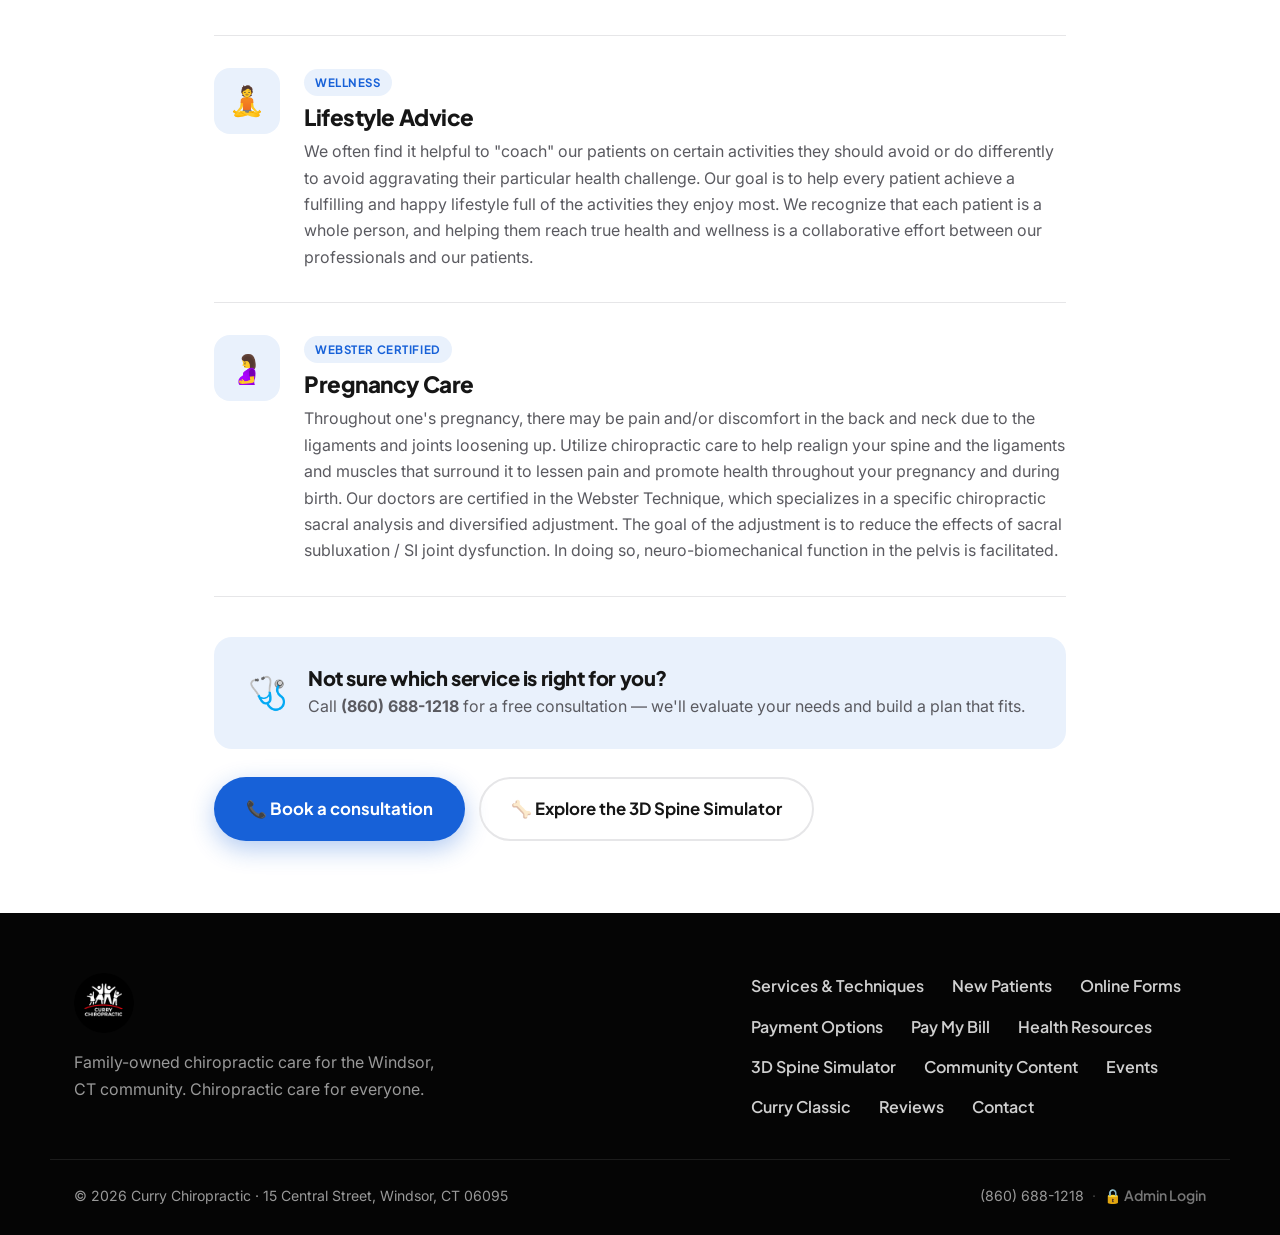
<file: services-techniques.html>
<!DOCTYPE html>
<html lang="en">
<head>
  <meta charset="UTF-8" />
  <meta name="viewport" content="width=device-width, initial-scale=1.0" />
  <title>Services &amp; Techniques | Curry Chiropractic — Windsor, CT</title>
  <meta name="description" content="Chiropractic services at Curry Chiropractic in Windsor, CT — chiropractic care, thermography, digital motion X-ray, corrective exercises, spinal screenings, lifestyle advice, and Webster-certified pregnancy care." />
  <meta name="theme-color" content="#000000" />
  <link rel="icon" type="image/png" href="assets/logo.png" />
  <link rel="preconnect" href="https://fonts.googleapis.com" />
  <link rel="preconnect" href="https://fonts.gstatic.com" crossorigin />
  <link href="https://fonts.googleapis.com/css2?family=Plus+Jakarta+Sans:wght@400;500;600;700;800&family=Inter:wght@400;500;600&display=swap" rel="stylesheet" />
  <link rel="stylesheet" href="styles.css" />
  <link rel="stylesheet" href="pages.css" />
</head>
<body>

  <div class="topbar">
    <div class="container topbar__inner">
      <span class="topbar__item">📍 15 Central Street, Windsor, CT 06095</span>
      <span class="topbar__sep">•</span>
      <a class="topbar__item" href="tel:+18606881218">📞 (860) 688-1218</a>
      <span class="topbar__hours">The finest chiropractic wellness care</span>
    </div>
  </div>

  <header class="nav" id="nav">
    <div class="container nav__inner">
      <a href="index.html" class="nav__brand" aria-label="Curry Chiropractic home">
        <img src="assets/logo.png" alt="Curry Chiropractic logo" class="nav__logo" />
        <span class="nav__brand-text">Curry<strong>Chiropractic</strong></span>
      </a>
      <nav class="nav__links" id="navLinks">
        <a href="services-techniques.html">Services</a>
        <a href="new-patient-center.html">New Patients</a>
        <a href="events.html">Events</a>
        <a href="curry-classic.html">Curry Classic</a>
        <a href="index.html#reviews">Reviews</a>
        <a href="index.html#contact">Contact</a>
        <a href="tel:+18606881218" class="btn btn--primary nav__cta">Call Now</a>
      </nav>
      <button class="nav__toggle" id="navToggle" aria-label="Toggle menu"><span></span><span></span><span></span></button>
    </div>
  </header>

  <section class="pagehero">
    <div class="container pagehero__inner">
      <div class="breadcrumb"><a href="index.html">Home</a><span>/</span>Services &amp; Techniques</div>
      <h1>Services &amp; Techniques</h1>
      <p>At Curry Chiropractic, we take great pride in providing the finest chiropractic wellness care to our patients. Below is a sampling of the different chiropractic services we offer in our Windsor office.</p>
      <div class="pagehero__bar"></div>
    </div>
  </section>

  <section class="pagebody">
    <div class="container" style="max-width:900px">

      <div class="svc reveal">
        <div class="svc__icon">🦴</div>
        <div class="svc__body">
          <span class="svc__tag">Core Care</span>
          <h3>Chiropractic Care</h3>
          <p>We provide spinal correction utilizing gentle chiropractic techniques. Never in the history of chiropractic have we been able to provide the level of help and expertise that now exists. Our specific chosen techniques are safe, comfortable, and effective.</p>
        </div>
      </div>

      <div class="svc reveal">
        <div class="svc__icon">🌡️</div>
        <div class="svc__body">
          <span class="svc__tag">Diagnostics</span>
          <h3>Thermography</h3>
          <p>We use state-of-the-art infrared scanning technology that allows us to detect any neurological irritation that may be occurring in your spine that could be causing your condition.</p>
        </div>
      </div>

      <div class="svc reveal">
        <div class="svc__icon">🩻</div>
        <div class="svc__body">
          <span class="svc__tag">Diagnostics</span>
          <h3>Digital Motion X-Ray (DMX)</h3>
          <p>DMX is a motion picture of the bones while a person is moving. It is a dynamic diagnostic tool, versus a static one, and can be used for all joints of the body. The scan is produced in real time, while the person is moving.</p>
        </div>
      </div>

      <div class="svc reveal">
        <div class="svc__icon">🏋️</div>
        <div class="svc__body">
          <span class="svc__tag">Rehabilitation</span>
          <h3>Corrective Exercises</h3>
          <p>We teach our patients special "blueprint" exercises to help strengthen and correct their own unique problem. These exercises can be performed in the comfort of your own home and can improve the effectiveness of your spinal correction. In addition to skeletal misalignment, muscles and connective tissues can be out of place or strained by improper alignment and use. Specific exercises and stretches can help your body stay in balance and in health.</p>
        </div>
      </div>

      <div class="svc reveal">
        <div class="svc__icon">🧍</div>
        <div class="svc__body">
          <span class="svc__tag">Community</span>
          <h3>Spinal &amp; Postural Screenings</h3>
          <p>Posture and spinal screenings can reveal important health information and unlock the door to improved health and well-being. We provide screenings at area malls, community events, health fairs, and places of employment. Contact us today to arrange a screening at your event or workplace.</p>
        </div>
      </div>

      <div class="svc reveal">
        <div class="svc__icon">🧘</div>
        <div class="svc__body">
          <span class="svc__tag">Wellness</span>
          <h3>Lifestyle Advice</h3>
          <p>We often find it helpful to "coach" our patients on certain activities they should avoid or do differently to avoid aggravating their particular health challenge. Our goal is to help every patient achieve a fulfilling and happy lifestyle full of the activities they enjoy most. We recognize that each patient is a whole person, and helping them reach true health and wellness is a collaborative effort between our professionals and our patients.</p>
        </div>
      </div>

      <div class="svc reveal">
        <div class="svc__icon">🤰</div>
        <div class="svc__body">
          <span class="svc__tag">Webster Certified</span>
          <h3>Pregnancy Care</h3>
          <p>Throughout one's pregnancy, there may be pain and/or discomfort in the back and neck due to the ligaments and joints loosening up. Utilize chiropractic care to help realign your spine and the ligaments and muscles that surround it to lessen pain and promote health throughout your pregnancy and during birth. Our doctors are certified in the Webster Technique, which specializes in a specific chiropractic sacral analysis and diversified adjustment. The goal of the adjustment is to reduce the effects of sacral subluxation / SI joint dysfunction. In doing so, neuro-biomechanical function in the pelvis is facilitated.</p>
        </div>
      </div>

      <div class="benefit-band reveal" style="margin-top:40px">
        <span class="benefit-band__icon">🩺</span>
        <div>
          <h3>Not sure which service is right for you?</h3>
          <p>Call <a href="tel:+18606881218"><strong>(860) 688-1218</strong></a> for a free consultation — we'll evaluate your needs and build a plan that fits.</p>
        </div>
      </div>

      <div class="form__actions reveal" style="margin-top:28px">
        <a href="tel:+18606881218" class="btn btn--primary btn--lg">📞 Book a consultation</a>
        <a href="3d-spine-simulator.html" class="btn btn--ghost btn--lg">🦴 Explore the 3D Spine Simulator</a>
      </div>
    </div>
  </section>

  <footer class="footer">
    <div class="container footer__inner">
      <div class="footer__brand">
        <img src="assets/logo.png" alt="Curry Chiropractic" class="footer__logo" />
        <p>Family-owned chiropractic care for the Windsor, CT community. Chiropractic care for everyone.</p>
      </div>
      <div class="footer__links">
        <a href="services-techniques.html">Services &amp; Techniques</a>
        <a href="new-patient-center.html">New Patients</a>
        <a href="forms.html">Online Forms</a>
        <a href="payment-options.html">Payment Options</a>
        <a href="https://simplecheckout.authorize.net/payment/CatalogPayment.aspx" target="_blank" rel="noopener">Pay My Bill</a>
        <a href="health-resources.html">Health Resources</a>
        <a href="3d-spine-simulator.html">3D Spine Simulator</a>
        <a href="community-content.html">Community Content</a>
        <a href="events.html">Events</a>
        <a href="curry-classic.html">Curry Classic</a>
        <a href="index.html#reviews">Reviews</a>
        <a href="index.html#contact">Contact</a>
      </div>
    </div>
    <div class="container footer__bottom">
      <span>© <span id="year"></span> Curry Chiropractic · 15 Central Street, Windsor, CT 06095</span>
      <span><a href="tel:+18606881218">(860) 688-1218</a> <span class="footer__dot">·</span> <a class="footer__admin" href="https://portal.chiromatrixbase.com/site/login" target="_blank" rel="noopener">🔒 Admin Login</a></span>
    </div>
  </footer>

  <a href="tel:+18606881218" class="float-call" aria-label="Call Curry Chiropractic">📞</a>
  <script src="script.js"></script>
</body>
</html>
</file>
<file: styles.css>
/* ===========================================================
   Curry Chiropractic — Windsor, CT
   Brand: black + white + blue (accent)
   Note: --red* variables now hold the blue accent palette
   so existing class names keep working after the color swap.
   =========================================================== */

:root {
  --black: #0a0a0a;
  --ink: #161616;
  --white: #ffffff;
  --off: #f8f8f8;
  --paper: #f4f4f5;
  --red: #1761d8;
  --red-dark: #1149a8;
  --red-soft: #e9f1fc;
  --gray: #5a5a60;
  --line: #e6e6e8;
  --radius: 18px;
  --radius-sm: 12px;
  --shadow: 0 10px 40px rgba(0, 0, 0, 0.08);
  --shadow-lg: 0 24px 70px rgba(0, 0, 0, 0.14);
  --maxw: 1180px;
  --font: "Plus Jakarta Sans", system-ui, sans-serif;
  --font-body: "Inter", system-ui, sans-serif;
}

* { margin: 0; padding: 0; box-sizing: border-box; }

html { scroll-behavior: smooth; scroll-padding-top: 90px; }

body {
  font-family: var(--font-body);
  color: var(--ink);
  background: var(--white);
  line-height: 1.65;
  -webkit-font-smoothing: antialiased;
  overflow-x: hidden;
}

img { max-width: 100%; display: block; }
a { color: inherit; text-decoration: none; }

.container { width: 100%; max-width: var(--maxw); margin: 0 auto; padding: 0 24px; }
.text-red { color: var(--red); }

h1, h2, h3 { font-family: var(--font); line-height: 1.12; letter-spacing: -0.02em; font-weight: 800; }

/* ---------- Buttons ---------- */
.btn {
  display: inline-flex; align-items: center; justify-content: center; gap: 8px;
  font-family: var(--font); font-weight: 700; font-size: 0.97rem;
  padding: 13px 24px; border-radius: 999px; cursor: pointer;
  border: 2px solid transparent; transition: transform .2s ease, box-shadow .2s ease, background .2s ease, color .2s ease;
  white-space: nowrap;
}
.btn--lg { padding: 16px 30px; font-size: 1.05rem; }
.btn--primary { background: var(--red); color: #fff; box-shadow: 0 8px 24px rgba(23,97,216, 0.32); }
.btn--primary:hover { background: var(--red-dark); transform: translateY(-2px); box-shadow: 0 12px 30px rgba(23,97,216, 0.4); }
.btn--ghost { background: transparent; color: var(--ink); border-color: var(--line); }
.btn--ghost:hover { border-color: var(--ink); transform: translateY(-2px); }

/* ---------- Eyebrow ---------- */
.eyebrow {
  display: inline-flex; align-items: center; gap: 8px;
  font-family: var(--font); font-weight: 700; font-size: 0.8rem;
  letter-spacing: 0.08em; text-transform: uppercase; color: var(--red);
  margin-bottom: 16px;
}
.eyebrow--light { color: #fff; }
.eyebrow__dot { width: 8px; height: 8px; border-radius: 50%; background: var(--red); box-shadow: 0 0 0 4px var(--red-soft); }
.eyebrow--light .eyebrow__dot { box-shadow: 0 0 0 4px rgba(23,97,216,.25); }

/* ---------- Top bar ---------- */
.topbar { background: var(--black); color: #cfcfcf; font-size: 0.82rem; }
.topbar__inner { display: flex; align-items: center; gap: 12px; padding: 9px 24px; flex-wrap: wrap; }
.topbar__item { color: #d8d8d8; }
.topbar__item:hover { color: #fff; }
.topbar__sep { color: #555; }
.topbar__hours { margin-left: auto; color: var(--red); font-weight: 600; }

/* ---------- Nav ---------- */
.nav {
  position: sticky; top: 0; z-index: 100;
  background: rgba(255, 255, 255, 0.88); backdrop-filter: blur(14px);
  border-bottom: 1px solid var(--line); transition: box-shadow .3s ease;
}
.nav.scrolled { box-shadow: 0 6px 24px rgba(0,0,0,.07); }
.nav__inner { display: flex; align-items: center; justify-content: space-between; height: 74px; }
.nav__brand { display: flex; align-items: center; gap: 12px; }
.nav__logo { width: 46px; height: 46px; border-radius: 50%; }
.nav__brand-text { font-family: var(--font); font-weight: 800; font-size: 1.15rem; letter-spacing: -.02em; }
.nav__brand-text strong { color: var(--red); font-weight: 800; }
.nav__links { display: flex; align-items: center; gap: 30px; }
.nav__links a { font-family: var(--font); font-weight: 600; font-size: 0.95rem; color: var(--ink); transition: color .2s; }
.nav__links a:not(.nav__cta):hover { color: var(--red); }
.nav__cta { color: #fff; }
.nav__toggle { display: none; flex-direction: column; gap: 5px; background: none; border: none; cursor: pointer; padding: 8px; }
.nav__toggle span { width: 26px; height: 2.5px; background: var(--ink); border-radius: 2px; transition: .3s; }

/* ---------- Hero ---------- */
.hero { position: relative; padding: 80px 0 90px; overflow: hidden; background: var(--off); }
.hero__bg {
  position: absolute; inset: 0; z-index: 0;
  background:
    radial-gradient(circle at 85% 15%, rgba(23,97,216,.10), transparent 45%),
    radial-gradient(circle at 10% 90%, rgba(0,0,0,.05), transparent 40%);
}
.hero__inner { position: relative; z-index: 1; display: grid; grid-template-columns: 1.15fr .85fr; gap: 56px; align-items: center; }
.hero__title { font-size: clamp(2.6rem, 5.5vw, 4.2rem); margin-bottom: 22px; }
.hero__lead { font-size: 1.15rem; color: var(--gray); max-width: 540px; margin-bottom: 32px; }
.hero__actions { display: flex; gap: 14px; flex-wrap: wrap; margin-bottom: 44px; }
.hero__trust { display: flex; gap: 36px; flex-wrap: wrap; }
.hero__trust-item { display: flex; flex-direction: column; }
.hero__trust-item strong { font-family: var(--font); font-size: 1.9rem; color: var(--ink); line-height: 1; }
.hero__trust-item span { font-size: 0.85rem; color: var(--gray); margin-top: 4px; }

.hero__card {
  background: var(--black); color: #fff; border-radius: 24px; padding: 38px 34px;
  box-shadow: var(--shadow-lg); position: relative;
}
.hero__card::before { content: ""; position: absolute; top: -2px; left: 28px; right: 28px; height: 4px; background: var(--red); border-radius: 999px; }
.hero__logo { width: 72px; height: 72px; border-radius: 50%; margin-bottom: 20px; }
.hero__card h3 { font-size: 1.5rem; margin-bottom: 10px; }
.hero__card p { color: #bdbdbd; margin-bottom: 22px; }
.hero__card-list { list-style: none; display: flex; flex-direction: column; gap: 12px; }
.hero__card-list li { font-weight: 600; color: #f0f0f0; font-family: var(--font); font-size: .98rem; }

/* ---------- Strip ---------- */
.strip { background: var(--black); padding: 22px 0; }
.strip__inner { display: flex; align-items: center; gap: 22px; flex-wrap: wrap; }
.strip__inner > span { color: #888; font-weight: 600; font-family: var(--font); font-size: .9rem; text-transform: uppercase; letter-spacing: .06em; }
.strip__tags { display: flex; gap: 10px; flex-wrap: wrap; }
.strip__tags span {
  color: #fff; font-family: var(--font); font-weight: 600; font-size: .92rem;
  border: 1px solid #2c2c2c; padding: 7px 16px; border-radius: 999px; transition: .2s;
}
.strip__tags span:hover { border-color: var(--red); color: var(--red); }

/* ---------- Sections ---------- */
.section { padding: 96px 0; }
.section--alt { background: var(--off); }
.section__head { max-width: 680px; margin: 0 auto 56px; text-align: center; }
.section__title { font-size: clamp(2rem, 4vw, 3rem); margin-bottom: 16px; }
.section__sub { font-size: 1.12rem; color: var(--gray); }

/* ---------- Grid + Cards ---------- */
.grid { display: grid; gap: 24px; }
.grid--3 { grid-template-columns: repeat(3, 1fr); }
.grid--4 { grid-template-columns: repeat(4, 1fr); }

.card {
  background: var(--white); border: 1px solid var(--line); border-radius: var(--radius);
  padding: 34px 30px; transition: transform .25s ease, box-shadow .25s ease, border-color .25s ease;
}
.card:hover { transform: translateY(-6px); box-shadow: var(--shadow); border-color: transparent; }
.card__icon {
  width: 58px; height: 58px; display: grid; place-items: center; font-size: 1.6rem;
  background: var(--red-soft); border-radius: 14px; margin-bottom: 20px;
}
.card h3 { font-size: 1.3rem; margin-bottom: 10px; }
.card p { color: var(--gray); }

/* ---------- Steps ---------- */
.steps { display: grid; grid-template-columns: repeat(2, 1fr); gap: 22px; max-width: 940px; margin: 0 auto; }
.step {
  display: flex; gap: 20px; background: var(--white); border: 1px solid var(--line);
  border-radius: var(--radius); padding: 26px 28px; transition: transform .25s, box-shadow .25s;
}
.step:hover { transform: translateY(-4px); box-shadow: var(--shadow); }
.step__num {
  font-family: var(--font); font-weight: 800; font-size: 1.25rem; color: var(--red);
  background: var(--red-soft); width: 54px; height: 54px; border-radius: 14px;
  display: grid; place-items: center; flex-shrink: 0;
}
.step h3 { font-size: 1.18rem; margin-bottom: 6px; }
.step p { color: var(--gray); font-size: .98rem; }

/* ---------- Phases ---------- */
.phase {
  background: var(--white); border: 1px solid var(--line); border-radius: var(--radius);
  padding: 38px 32px; position: relative; overflow: hidden; transition: transform .25s, box-shadow .25s;
}
.phase:hover { transform: translateY(-6px); box-shadow: var(--shadow); }
.phase__tag {
  display: inline-block; font-family: var(--font); font-weight: 700; font-size: .8rem;
  letter-spacing: .06em; text-transform: uppercase; color: var(--red);
  background: var(--red-soft); padding: 6px 14px; border-radius: 999px; margin-bottom: 18px;
}
.phase h3 { font-size: 1.6rem; margin-bottom: 12px; }
.phase p { color: var(--gray); }
.phase--accent { background: var(--black); color: #fff; border-color: var(--black); }
.phase--accent .phase__tag { background: rgba(23,97,216,.2); color: #6fa8ff; }
.phase--accent p { color: #bdbdbd; }

/* ---------- Doctors ---------- */
.doctor {
  background: var(--white); border: 1px solid var(--line); border-radius: var(--radius);
  padding: 32px 24px; text-align: center; transition: transform .25s, box-shadow .25s;
}
.doctor:hover { transform: translateY(-6px); box-shadow: var(--shadow); }
.doctor__avatar {
  width: 84px; height: 84px; border-radius: 50%; margin: 0 auto 18px;
  display: grid; place-items: center; font-family: var(--font); font-weight: 800; font-size: 1.5rem;
  color: #fff; background: linear-gradient(135deg, var(--black), #333);
  position: relative;
}
.doctor__avatar::after { content: ""; position: absolute; inset: -4px; border-radius: 50%; border: 2px solid var(--red); opacity: .35; }
.doctor__avatar--sm { width: 56px; height: 56px; font-size: 1.05rem; margin: 0; flex-shrink: 0; }
.doctor h3 { font-size: 1.18rem; margin-bottom: 4px; }
.doctor__role { color: var(--gray); font-size: .92rem; }
.doctor-note {
  display: flex; align-items: center; gap: 18px; max-width: 640px; margin: 34px auto 0;
  background: var(--white); border: 1px solid var(--line); border-radius: var(--radius); padding: 22px 26px;
}
.doctor-note p { color: var(--gray); }
.doctor-note strong { color: var(--ink); }

/* ---------- Reviews ---------- */
.reviews { columns: 3; column-gap: 24px; }
.review {
  break-inside: avoid; background: var(--white); border: 1px solid var(--line);
  border-radius: var(--radius); padding: 28px 26px; margin-bottom: 24px;
}
.review__stars { color: var(--red); letter-spacing: 2px; margin-bottom: 12px; }
.review blockquote { font-size: 1.02rem; color: var(--ink); margin-bottom: 14px; }
.review figcaption { font-family: var(--font); font-weight: 700; color: var(--gray); font-size: .92rem; }

/* ---------- Contact ---------- */
.section--dark { background: var(--black); color: #fff; }
.section--dark .section__title { color: #fff; }
.contact__inner { display: grid; grid-template-columns: 1.2fr .8fr; gap: 50px; align-items: start; }
.contact__lead { color: #bdbdbd; font-size: 1.1rem; margin: 8px 0 28px; max-width: 480px; }
.contact__rows { display: flex; flex-direction: column; gap: 12px; margin-bottom: 30px; }
.contact__row {
  display: flex; align-items: center; gap: 16px; background: #161616; border: 1px solid #262626;
  border-radius: var(--radius-sm); padding: 16px 20px; transition: .2s;
}
.contact__row:hover { border-color: var(--red); transform: translateX(4px); }
.contact__icon { font-size: 1.3rem; }
.contact__row strong { display: block; font-family: var(--font); font-size: .82rem; text-transform: uppercase; letter-spacing: .05em; color: #888; }
.contact__row span { color: #fff; }
.contact__row strong + span { font-weight: 500; }

.contact__hours { background: #161616; border: 1px solid #262626; border-radius: var(--radius); padding: 30px 30px; }
.contact__hours h3 { color: #fff; font-size: 1.35rem; margin-bottom: 18px; }
.hours { list-style: none; }
.hours li { display: flex; justify-content: space-between; gap: 16px; padding: 11px 0; border-bottom: 1px solid #242424; font-size: .96rem; }
.hours li:last-child { border-bottom: none; }
.hours li span:first-child { color: #c8c8c8; font-family: var(--font); font-weight: 600; }
.hours li span:last-child { color: #fff; }
.hours--closed span:last-child { color: var(--red); font-weight: 600; }

/* ---------- Map ---------- */
.map { margin-top: 40px; }
.map iframe { display: block; width: 100%; border-radius: var(--radius); border: 1px solid #262626; filter: grayscale(.15); }
.map__link { display: inline-flex; align-items: center; gap: 6px; margin-top: 16px; font-family: var(--font); font-weight: 700; color: #fff; }
.map__link:hover { color: var(--red); }

/* ---------- Footer ---------- */
.footer { background: #050505; color: #999; padding: 60px 0 28px; }
.footer__inner { display: grid; grid-template-columns: 1.4fr 1fr; gap: 40px; padding-bottom: 38px; border-bottom: 1px solid #1c1c1c; }
.footer__brand { display: flex; flex-direction: column; gap: 16px; max-width: 380px; }
.footer__logo { width: 60px; height: 60px; border-radius: 50%; }
.footer__links { display: flex; flex-wrap: wrap; gap: 14px 28px; align-content: start; }
.footer__links a { font-family: var(--font); font-weight: 600; color: #cfcfcf; transition: .2s; }
.footer__links a:hover { color: var(--red); }
.footer__bottom { display: flex; justify-content: space-between; gap: 16px; flex-wrap: wrap; padding-top: 24px; font-size: .88rem; }
.footer__bottom a:hover { color: #fff; }
.footer__dot { color: #444; margin: 0 4px; }
.footer__admin { color: #777; font-family: var(--font); font-weight: 600; }
.footer__admin:hover { color: var(--red); }

/* ---------- Floating call ---------- */
.float-call {
  position: fixed; bottom: 24px; right: 24px; z-index: 90;
  width: 58px; height: 58px; border-radius: 50%; background: var(--red); color: #fff;
  display: grid; place-items: center; font-size: 1.5rem; box-shadow: 0 10px 30px rgba(23,97,216,.45);
  animation: pulse 2.4s infinite;
}
@keyframes pulse { 0%,100% { box-shadow: 0 10px 30px rgba(23,97,216,.45);} 50% { box-shadow: 0 10px 40px rgba(23,97,216,.7);} }

/* ---------- Reveal animation ---------- */
.reveal { opacity: 0; transform: translateY(28px); transition: opacity .7s ease, transform .7s ease; }
.reveal.in { opacity: 1; transform: none; }

/* ===========================================================
   Accessibility widget
   =========================================================== */
.a11y-btn {
  position: fixed; bottom: 24px; left: 24px; z-index: 95;
  width: 54px; height: 54px; border-radius: 50%; border: none; cursor: pointer;
  background: var(--red); color: #fff; font-size: 1.7rem; line-height: 1;
  display: grid; place-items: center; box-shadow: 0 10px 30px rgba(0,0,0,.28);
  transition: background .2s, transform .2s;
}
.a11y-btn:hover { background: var(--red-dark); transform: translateY(-2px); }
.a11y-btn:focus-visible { outline: 3px solid #fff; outline-offset: 3px; }

.a11y-panel {
  position: fixed; bottom: 88px; left: 24px; z-index: 96;
  width: 320px; max-width: calc(100vw - 40px);
  background: #fff; border: 1px solid var(--line); border-radius: 18px;
  box-shadow: var(--shadow-lg); padding: 20px; display: none;
}
.a11y-panel.open { display: block; }
.a11y-panel h2 { font-family: var(--font); font-size: 1.1rem; display: flex; align-items: center; gap: 8px; }
.a11y-panel .a11y-sub { font-size: .82rem; color: var(--gray); margin: 2px 0 16px; }
.a11y-close { position: absolute; top: 14px; right: 14px; background: none; border: none; font-size: 1.3rem; line-height: 1; cursor: pointer; color: var(--gray); }
.a11y-close:hover { color: var(--ink); }
.a11y-grid { display: grid; grid-template-columns: 1fr 1fr; gap: 9px; }
.a11y-opt {
  display: flex; flex-direction: column; align-items: center; gap: 7px; text-align: center;
  background: #f6f7f9; border: 1.5px solid var(--line); border-radius: 12px; padding: 13px 8px;
  font-family: var(--font); font-weight: 600; font-size: .8rem; color: var(--ink); cursor: pointer; transition: .15s;
}
.a11y-opt:hover { border-color: var(--red); }
.a11y-opt:focus-visible { outline: 2px solid var(--red); outline-offset: 2px; }
.a11y-opt .ic { font-size: 1.35rem; line-height: 1; }
.a11y-opt.active { background: var(--red-soft); border-color: var(--red); color: var(--red-dark); }
.a11y-reset {
  grid-column: 1 / -1; background: var(--black); color: #fff; border: none; border-radius: 12px;
  padding: 12px; font-family: var(--font); font-weight: 700; font-size: .9rem; cursor: pointer; margin-top: 4px;
}
.a11y-reset:hover { background: #000; }

/* ---- States applied to <html> ---- */
html.a11y-text-1 { font-size: 112.5%; }
html.a11y-text-2 { font-size: 125%; }
html.a11y-text-3 { font-size: 140%; }

html.a11y-contrast { --gray: #1b1b1b; --line: #6a6a6a; }
html.a11y-contrast body { color: #000; }
html.a11y-contrast a:not(.btn) { text-decoration: underline; }
html.a11y-contrast :is(.card,.step,.phase,.doctor,.tier,.hubcard,.eventcard,.formcard,.review,.callout) { border-color: #333; }

html.a11y-links a:not(.btn):not(.nav__brand):not(.float-call):not(.a11y-btn) {
  text-decoration: underline; text-underline-offset: 3px; text-decoration-thickness: 2px;
}

html.a11y-readable, html.a11y-readable * { font-family: Verdana, Tahoma, "Segoe UI", sans-serif !important; letter-spacing: .012em; }
html.a11y-readable body { line-height: 1.85; }

html.a11y-motion *, html.a11y-motion *::before, html.a11y-motion *::after {
  animation: none !important; transition: none !important; scroll-behavior: auto !important;
}
html.a11y-motion .reveal { opacity: 1 !important; transform: none !important; }

html.a11y-cursor, html.a11y-cursor * {
  cursor: url("data:image/svg+xml,%3Csvg xmlns='http://www.w3.org/2000/svg' width='40' height='40' viewBox='0 0 24 24'%3E%3Cpath d='M4 1l16 11-7 1.2L17 22l-3.2 1.3L10 15l-6 5z' fill='%23000' stroke='%23fff' stroke-width='1.2'/%3E%3C/svg%3E") 4 2, auto !important;
}

@media (max-width: 760px) {
  .a11y-btn { width: 48px; height: 48px; font-size: 1.5rem; bottom: 20px; left: 16px; }
  .a11y-panel { bottom: 78px; left: 16px; }
}

/* ---------- Responsive ---------- */
@media (max-width: 980px) {
  .hero__inner { grid-template-columns: 1fr; gap: 40px; }
  .hero__visual { max-width: 460px; }
  .grid--4 { grid-template-columns: repeat(2, 1fr); }
  .contact__inner { grid-template-columns: 1fr; }
  .reviews { columns: 2; }
  .footer__inner { grid-template-columns: 1fr; }
}
@media (max-width: 760px) {
  .nav__links {
    position: fixed; top: 74px; left: 0; right: 0;
    flex-direction: column; align-items: stretch; gap: 0;
    background: #fff; border-bottom: 1px solid var(--line);
    padding: 12px 24px 22px;
    transform: translateY(calc(-100% - 90px));
    visibility: hidden;
    transition: transform .35s ease, visibility .35s ease;
    box-shadow: var(--shadow);
    max-height: calc(100vh - 74px); overflow-y: auto;
  }
  .nav__links.open { transform: translateY(0); visibility: visible; }
  .nav__links a { padding: 14px 0; border-bottom: 1px solid var(--line); }
  .nav__cta { margin-top: 12px; border-bottom: none !important; text-align: center; }
  .nav__toggle { display: flex; }
  .nav__toggle.open span:nth-child(1) { transform: translateY(7.5px) rotate(45deg); }
  .nav__toggle.open span:nth-child(2) { opacity: 0; }
  .nav__toggle.open span:nth-child(3) { transform: translateY(-7.5px) rotate(-45deg); }
  .grid--3, .grid--4, .steps { grid-template-columns: 1fr; }
  .reviews { columns: 1; }
  .section { padding: 70px 0; }
  .topbar__inner { font-size: .76rem; }
  .topbar__hours { display: none; }
  .hero { padding: 56px 0 70px; }
  /* keep footer text clear of the floating call / accessibility buttons */
  .footer { padding-bottom: 120px; }
  .footer__bottom { flex-direction: column; gap: 8px; }
}
</file>
<file: pages.css>
/* ===========================================================
   Curry Chiropractic — Sub-page styles (loaded after styles.css)
   =========================================================== */

/* ---------- Page banner ---------- */
.pagehero {
  position: relative; background: var(--black); color: #fff;
  padding: 64px 0 58px; overflow: hidden;
}
.pagehero::before {
  content: ""; position: absolute; inset: 0;
  background:
    radial-gradient(circle at 85% 10%, rgba(23,97,216,.22), transparent 45%),
    radial-gradient(circle at 5% 95%, rgba(23,97,216,.10), transparent 40%);
}
.pagehero__inner { position: relative; z-index: 1; }
.breadcrumb { font-size: .88rem; color: #9a9a9a; font-family: var(--font); font-weight: 600; margin-bottom: 16px; }
.breadcrumb a { color: #cfcfcf; }
.breadcrumb a:hover { color: var(--red); }
.breadcrumb span { color: #5a5a5a; margin: 0 8px; }
.pagehero h1 { font-size: clamp(2.2rem, 4.5vw, 3.4rem); margin-bottom: 14px; }
.pagehero p { color: #c4c4c4; font-size: 1.12rem; max-width: 620px; }
.pagehero__bar { width: 70px; height: 5px; background: var(--red); border-radius: 999px; margin-top: 22px; }

/* ---------- Generic page body ---------- */
.pagebody { padding: 72px 0; }
.prose { max-width: 760px; }
.prose h2 { font-size: 1.7rem; margin: 38px 0 14px; }
.prose h2:first-child { margin-top: 0; }
.prose p { color: var(--gray); margin-bottom: 16px; font-size: 1.05rem; }
.lead { font-size: 1.2rem !important; color: var(--ink) !important; }

/* ---------- Hub cards (New Patient Center) ---------- */
.hubgrid { display: grid; grid-template-columns: repeat(3, 1fr); gap: 24px; margin-top: 8px; }
.hubcard {
  display: flex; flex-direction: column; gap: 12px;
  background: #fff; border: 1px solid var(--line); border-radius: var(--radius);
  padding: 34px 30px; transition: transform .25s, box-shadow .25s, border-color .25s;
}
.hubcard:hover { transform: translateY(-6px); box-shadow: var(--shadow); border-color: transparent; }
.hubcard__icon { width: 58px; height: 58px; display: grid; place-items: center; font-size: 1.6rem; background: var(--red-soft); border-radius: 14px; }
.hubcard h3 { font-size: 1.3rem; }
.hubcard p { color: var(--gray); flex: 1; }
.hubcard__link { font-family: var(--font); font-weight: 700; color: var(--red); }
.hubcard__link::after { content: " →"; }

/* ---------- Info / callout ---------- */
.callout {
  display: flex; gap: 16px; align-items: flex-start;
  background: var(--red-soft); border: 1px solid #cfe0f7; border-left: 4px solid var(--red);
  border-radius: var(--radius-sm); padding: 22px 24px; margin: 28px 0;
}
.callout__icon { font-size: 1.4rem; }
.callout h3 { font-size: 1.1rem; margin-bottom: 4px; }
.callout p { color: var(--gray); margin: 0; font-size: 1rem; }

/* ---------- Steps list (numbered) ---------- */
.numlist { list-style: none; counter-reset: n; display: grid; gap: 16px; margin: 24px 0; }
.numlist li { counter-increment: n; display: flex; gap: 16px; align-items: flex-start; }
.numlist li::before {
  content: counter(n); flex-shrink: 0; width: 38px; height: 38px; border-radius: 10px;
  background: var(--black); color: #fff; font-family: var(--font); font-weight: 800;
  display: grid; place-items: center; font-size: 1rem;
}
.numlist li strong { font-family: var(--font); }
.numlist li span { color: var(--gray); }

/* ---------- Forms ---------- */
.formwrap { display: grid; grid-template-columns: 1fr 320px; gap: 40px; align-items: start; }
.formcard {
  background: #fff; border: 1px solid var(--line); border-radius: var(--radius);
  padding: 36px 36px 30px; box-shadow: var(--shadow);
}
.formcard h2 { font-size: 1.5rem; margin-bottom: 6px; }
.formcard > p { color: var(--gray); margin-bottom: 26px; }
.fieldset { border: none; margin-bottom: 28px; }
.fieldset > legend { font-family: var(--font); font-weight: 800; font-size: 1.05rem; color: var(--ink); padding: 0; margin-bottom: 16px; display: flex; align-items: center; gap: 10px; }
.fieldset > legend::before { content: ""; width: 22px; height: 3px; background: var(--red); border-radius: 999px; }
.frow { display: grid; grid-template-columns: 1fr 1fr; gap: 16px; margin-bottom: 16px; }
.frow--3 { grid-template-columns: 1fr 1fr 1fr; }
.frow--full { grid-template-columns: 1fr; }
.field { display: flex; flex-direction: column; gap: 6px; }
.field label { font-family: var(--font); font-weight: 600; font-size: .88rem; color: var(--ink); }
.field input, .field select, .field textarea {
  font-family: var(--font-body); font-size: .98rem; color: var(--ink);
  padding: 12px 14px; border: 1.5px solid var(--line); border-radius: 10px; background: #fff; transition: border-color .2s, box-shadow .2s;
  width: 100%;
}
.field input:focus, .field select:focus, .field textarea:focus { outline: none; border-color: var(--red); box-shadow: 0 0 0 3px var(--red-soft); }
.field textarea { resize: vertical; min-height: 90px; }
.checks { display: flex; flex-wrap: wrap; gap: 10px 18px; }
.check { display: flex; align-items: center; gap: 8px; font-size: .95rem; color: var(--ink); font-family: var(--font-body); }
.check input { width: 17px; height: 17px; accent-color: var(--red); }
.form__actions { display: flex; gap: 14px; flex-wrap: wrap; margin-top: 8px; }
.form__note { font-size: .86rem; color: var(--gray); margin-top: 14px; }
.required { color: var(--red); }

.formside { position: sticky; top: 100px; display: flex; flex-direction: column; gap: 18px; }
.sidecard { background: var(--black); color: #fff; border-radius: var(--radius); padding: 28px 26px; }
.sidecard h3 { font-size: 1.2rem; margin-bottom: 12px; }
.sidecard ul { list-style: none; display: grid; gap: 10px; }
.sidecard li { color: #c8c8c8; font-size: .95rem; display: flex; gap: 8px; }
.sidecard li::before { content: "→"; color: var(--red); }
.sidecard a.btn { width: 100%; margin-top: 6px; }

.formsuccess {
  display: none; background: #ecfbf0; border: 1px solid #b9e8c6; border-radius: var(--radius);
  padding: 22px 24px; color: #15803d; font-family: var(--font); font-weight: 600;
}
.formsuccess.show { display: block; }

/* ---------- Events ---------- */
.eventcard {
  display: grid; grid-template-columns: 120px 1fr auto; gap: 26px; align-items: center;
  background: #fff; border: 1px solid var(--line); border-radius: var(--radius);
  padding: 28px 30px; margin-bottom: 20px; transition: transform .25s, box-shadow .25s;
}
.eventcard:hover { transform: translateY(-4px); box-shadow: var(--shadow); }
.eventcard__date {
  text-align: center; background: var(--black); color: #fff; border-radius: 14px; padding: 14px 6px;
}
.eventcard__date .m { display: block; font-family: var(--font); font-weight: 700; font-size: .82rem; letter-spacing: .08em; text-transform: uppercase; color: var(--red); }
.eventcard__date .d { display: block; font-family: var(--font); font-weight: 800; font-size: 2rem; line-height: 1; }
.eventcard__date .y { display: block; font-size: .8rem; color: #9a9a9a; margin-top: 2px; }
.eventcard__body h3 { font-size: 1.35rem; margin-bottom: 6px; }
.eventcard__body p { color: var(--gray); }
.eventcard__meta { font-family: var(--font); font-weight: 600; font-size: .9rem; color: var(--gray); margin-top: 8px; }
.eventcard__cta { white-space: nowrap; }

.gallery { display: grid; grid-template-columns: repeat(auto-fill, minmax(190px, 1fr)); gap: 16px; margin-top: 24px; }
.gallery__item {
  aspect-ratio: 4/3; border-radius: 14px; display: grid; place-items: center; text-align: center;
  background: linear-gradient(135deg, #1a1a1a, #2e2e2e); color: #fff; padding: 16px;
  font-family: var(--font); font-weight: 700; border: 1px solid #2c2c2c;
}
.gallery__item span { display: block; }
.gallery__item .yr { color: var(--red); font-size: .8rem; letter-spacing: .06em; margin-top: 6px; }

/* ---------- Curry Classic ---------- */
.classic-hero { background: linear-gradient(135deg, #0a0a0a 0%, #06101f 100%); }
.classic-badge {
  display: inline-flex; align-items: center; gap: 8px; background: rgba(23,97,216,.16);
  border: 1px solid rgba(23,97,216,.4); color: #6fa8ff; border-radius: 999px;
  padding: 7px 16px; font-family: var(--font); font-weight: 700; font-size: .82rem;
  letter-spacing: .05em; text-transform: uppercase; margin-bottom: 18px;
}
.classic-meta { display: flex; flex-wrap: wrap; gap: 14px; margin-top: 26px; }
.classic-meta__item {
  display: flex; align-items: center; gap: 10px; background: rgba(255,255,255,.06);
  border: 1px solid rgba(255,255,255,.12); border-radius: 12px; padding: 12px 18px;
  color: #fff; font-family: var(--font); font-weight: 600; font-size: .95rem;
}
.classic-meta__item .ico { font-size: 1.1rem; }

.schedule { display: grid; gap: 0; max-width: 560px; }
.sched {
  display: grid; grid-template-columns: 110px 1fr; gap: 22px; padding: 18px 0;
  border-bottom: 1px solid var(--line); align-items: baseline;
}
.sched:last-child { border-bottom: none; }
.sched__time { font-family: var(--font); font-weight: 800; color: var(--red); font-size: 1.05rem; }
.sched__what { font-family: var(--font); font-weight: 600; color: var(--ink); }
.sched__what small { display: block; font-weight: 400; color: var(--gray); font-family: var(--font-body); margin-top: 2px; }

.tiers { display: grid; grid-template-columns: repeat(3, 1fr); gap: 22px; margin-top: 8px; }
.tier {
  background: #fff; border: 1.5px solid var(--line); border-radius: var(--radius);
  padding: 30px 28px; display: flex; flex-direction: column; gap: 8px; transition: transform .25s, box-shadow .25s;
}
.tier:hover { transform: translateY(-5px); box-shadow: var(--shadow); }
.tier--feature { background: var(--black); color: #fff; border-color: var(--black); position: relative; }
.tier--feature::before { content: "Most Popular"; position: absolute; top: 16px; right: 16px; background: var(--red); color: #fff; font-family: var(--font); font-weight: 700; font-size: .72rem; padding: 4px 12px; border-radius: 999px; text-transform: uppercase; letter-spacing: .04em; }
.tier__name { font-family: var(--font); font-weight: 700; font-size: 1rem; color: var(--red); text-transform: uppercase; letter-spacing: .04em; }
.tier--feature .tier__name { color: #6fa8ff; }
.tier__price { font-family: var(--font); font-weight: 800; font-size: 2.4rem; line-height: 1; }
.tier__price span { font-size: 1rem; color: var(--gray); font-weight: 600; }
.tier--feature .tier__price span { color: #aaa; }
.tier__list { list-style: none; display: grid; gap: 9px; margin: 8px 0 18px; }
.tier__list li { color: var(--gray); font-size: .96rem; display: flex; gap: 8px; }
.tier__list li::before { content: "✓"; color: var(--red); font-weight: 800; }
.tier--feature .tier__list li { color: #cfcfcf; }
.tier .btn { margin-top: auto; }

.cc-split { display: grid; grid-template-columns: 1fr 1fr; gap: 48px; margin-top: 50px; }

.benefit-band {
  background: var(--red-soft); border-radius: var(--radius); padding: 30px 34px;
  display: flex; gap: 20px; align-items: center; flex-wrap: wrap; margin-top: 30px;
}
.benefit-band__icon { font-size: 2rem; }
.benefit-band h3 { font-size: 1.25rem; margin-bottom: 4px; }
.benefit-band p { color: var(--gray); margin: 0; }

/* ---------- Section heading (left aligned, sub-pages) ---------- */
.lhead { margin-bottom: 30px; }
.lhead h2 { font-size: clamp(1.7rem, 3vw, 2.3rem); }
.lhead p { color: var(--gray); font-size: 1.08rem; margin-top: 8px; max-width: 640px; }

/* ---------- Services & Techniques (detail rows) ---------- */
.svc { display: grid; grid-template-columns: 66px 1fr; gap: 24px; padding: 32px 0; border-bottom: 1px solid var(--line); align-items: start; }
.svc:last-child { border-bottom: none; }
.svc__icon { width: 66px; height: 66px; border-radius: 16px; background: var(--red-soft); display: grid; place-items: center; font-size: 1.8rem; }
.svc__tag { display: inline-block; font-family: var(--font); font-weight: 700; font-size: .72rem; text-transform: uppercase; letter-spacing: .05em; color: var(--red); background: var(--red-soft); padding: 4px 11px; border-radius: 999px; margin-bottom: 9px; }
.svc__body h3 { font-size: 1.4rem; margin-bottom: 8px; }
.svc__body p { color: var(--gray); }

/* ---------- Resource link groups ---------- */
.reslist { display: grid; grid-template-columns: repeat(2, 1fr); gap: 24px; margin-top: 8px; }
.resgroup { background: #fff; border: 1px solid var(--line); border-radius: var(--radius); padding: 30px; }
.resgroup h3 { font-size: 1.25rem; display: flex; align-items: center; gap: 10px; }
.resgroup .resgroup__sub { color: var(--gray); font-size: .92rem; margin: 4px 0 16px; }
.reslinks { list-style: none; display: grid; gap: 10px; }
.reslinks a { display: flex; align-items: center; gap: 10px; padding: 13px 16px; background: #f6f7f9; border: 1px solid var(--line); border-radius: 12px; font-family: var(--font); font-weight: 600; color: var(--ink); transition: .15s; }
.reslinks a:hover { border-color: var(--red); color: var(--red); transform: translateX(4px); }
.reslinks a::before { content: "🔗"; font-size: .95rem; }
.reslinks a .ext { margin-left: auto; color: var(--gray); font-weight: 400; font-size: .95rem; }

/* ---------- Embedded frame (3D spine) ---------- */
.embed-frame { border-radius: var(--radius); overflow: hidden; border: 1px solid var(--line); box-shadow: var(--shadow); background: #fff; }
.embed-frame iframe { display: block; width: 100%; height: 700px; border: 0; }
.embed-note { color: var(--gray); font-size: .9rem; margin-top: 16px; }

/* ---------- Community content / newsletters ---------- */
.articles { display: grid; grid-template-columns: repeat(3, 1fr); gap: 24px; }
.article { background: #fff; border: 1px solid var(--line); border-radius: var(--radius); overflow: hidden; display: flex; flex-direction: column; transition: transform .25s, box-shadow .25s; }
.article:hover { transform: translateY(-6px); box-shadow: var(--shadow); }
.article__top { height: 116px; background: linear-gradient(135deg, var(--red), var(--red-dark)); display: grid; place-items: center; font-size: 2.4rem; }
.article__body { padding: 24px; display: flex; flex-direction: column; gap: 8px; flex: 1; }
.article__cat { font-family: var(--font); font-weight: 700; font-size: .72rem; text-transform: uppercase; letter-spacing: .05em; color: var(--red); }
.article__body h3 { font-size: 1.18rem; }
.article__body p { color: var(--gray); font-size: .95rem; flex: 1; }

.signup { background: var(--black); color: #fff; border-radius: var(--radius); padding: 38px 40px; display: grid; grid-template-columns: 1fr auto; gap: 26px; align-items: center; margin-top: 38px; }
.signup h3 { font-size: 1.5rem; color: #fff; }
.signup p { color: #bdbdbd; margin-top: 6px; }
.signup form { display: flex; gap: 10px; flex-wrap: wrap; }
.signup input { padding: 14px 18px; border-radius: 999px; border: none; min-width: 250px; font-family: var(--font-body); font-size: .98rem; }
.signup .signup__ok { display: none; color: #7ee29a; font-family: var(--font); font-weight: 600; margin-top: 10px; }
.signup .signup__ok.show { display: block; }

/* ---------- Responsive ---------- */
@media (max-width: 900px) {
  .hubgrid, .tiers { grid-template-columns: 1fr; }
  .formwrap { grid-template-columns: 1fr; }
  .formside { position: static; }
  .frow, .frow--3 { grid-template-columns: 1fr; }
  .eventcard { grid-template-columns: 90px 1fr; }
  .eventcard__cta { grid-column: 1 / -1; }
  .sched { grid-template-columns: 90px 1fr; gap: 14px; }
  .reslist { grid-template-columns: 1fr; }
  .articles { grid-template-columns: 1fr 1fr; }
  .signup { grid-template-columns: 1fr; }
  .signup input { min-width: 0; flex: 1; }
}
@media (max-width: 760px) {
  .cc-split { grid-template-columns: 1fr; gap: 34px; margin-top: 36px; }
}
@media (max-width: 620px) {
  .svc { grid-template-columns: 1fr; gap: 14px; }
  .articles { grid-template-columns: 1fr; }
  .embed-frame iframe { height: 540px; }
}

/* ---------- Print (forms) ---------- */
@media print {
  .topbar, .nav, .footer, .float-call, .formside, .pagehero p, .form__actions, .breadcrumb { display: none !important; }
  body { background: #fff; }
  .pagehero { background: #fff; color: #000; padding: 0 0 16px; border-bottom: 2px solid #000; }
  .pagehero::before { display: none; }
  .pagehero h1 { color: #000; }
  .formwrap { grid-template-columns: 1fr; }
  .formcard { box-shadow: none; border: none; padding: 0; }
  .field input, .field select, .field textarea { border: 1px solid #999; }
  .pagebody { padding: 16px 0; }
}
</file>
